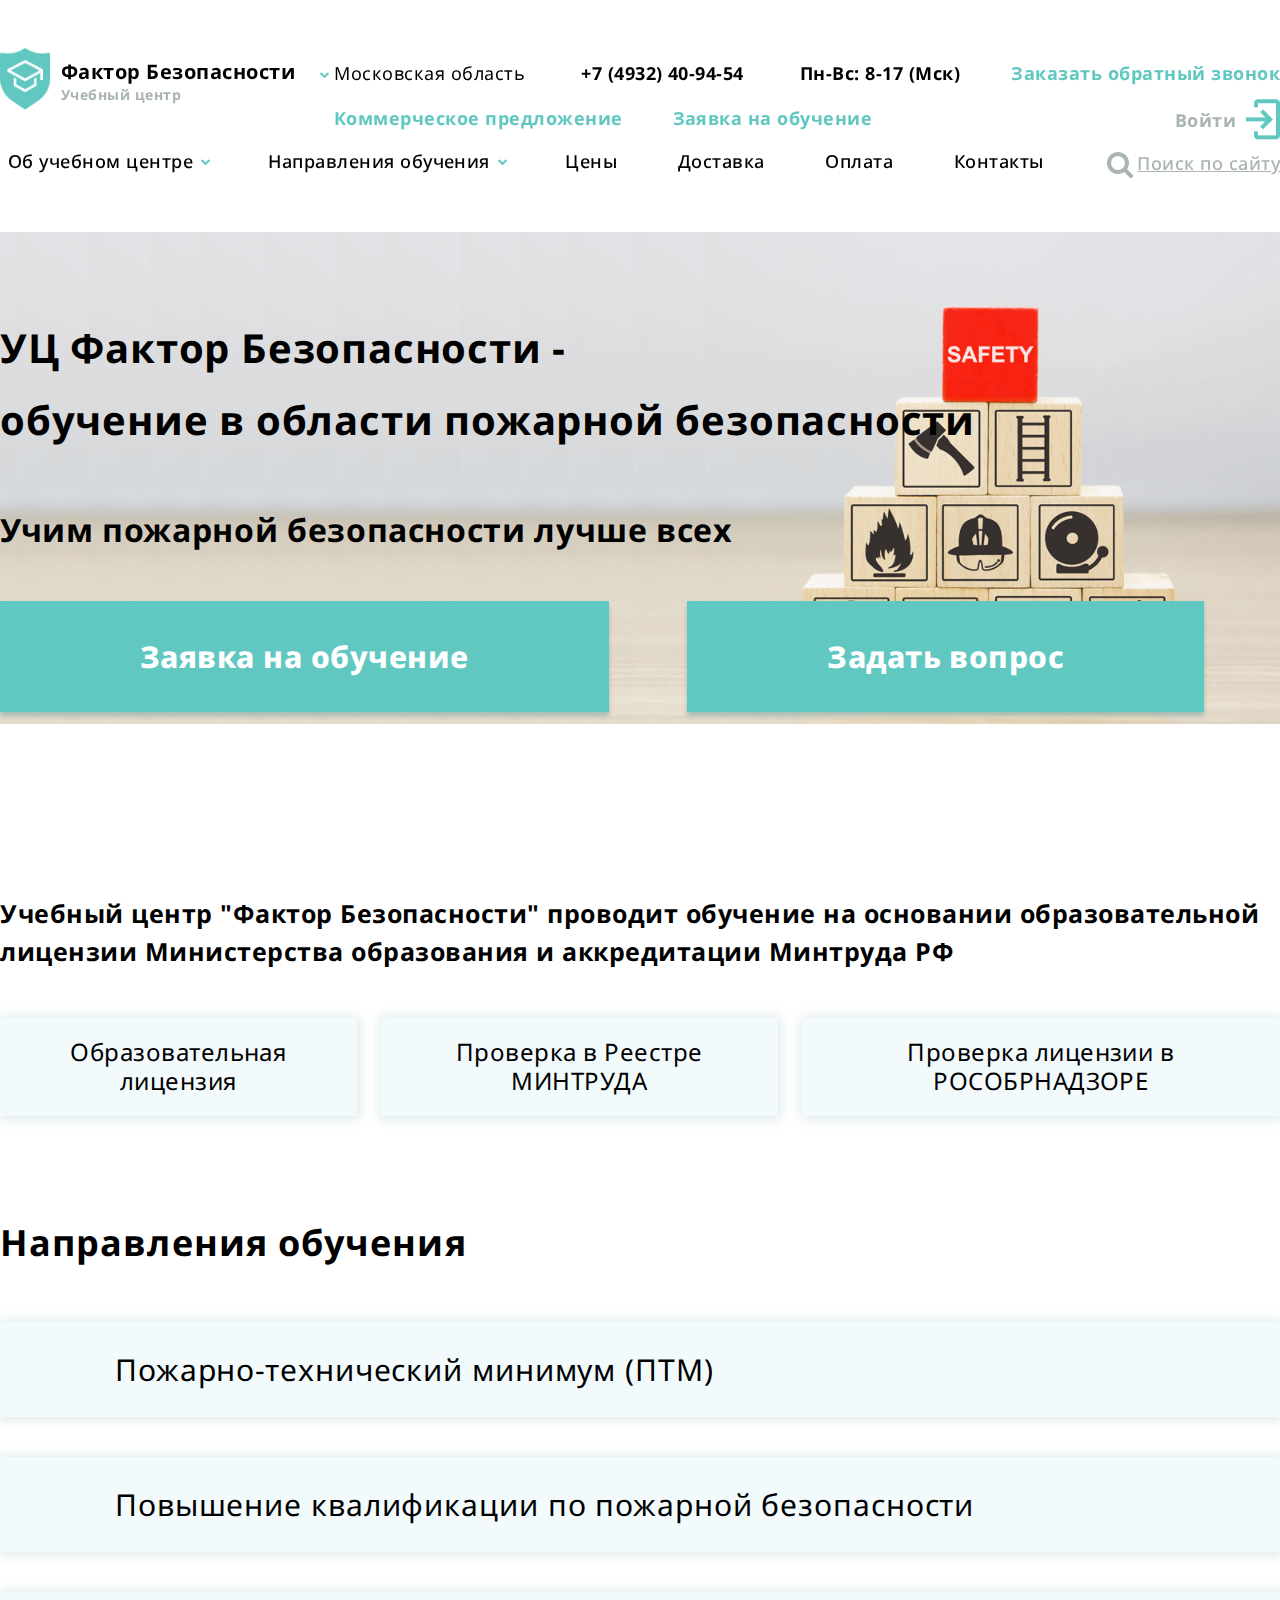
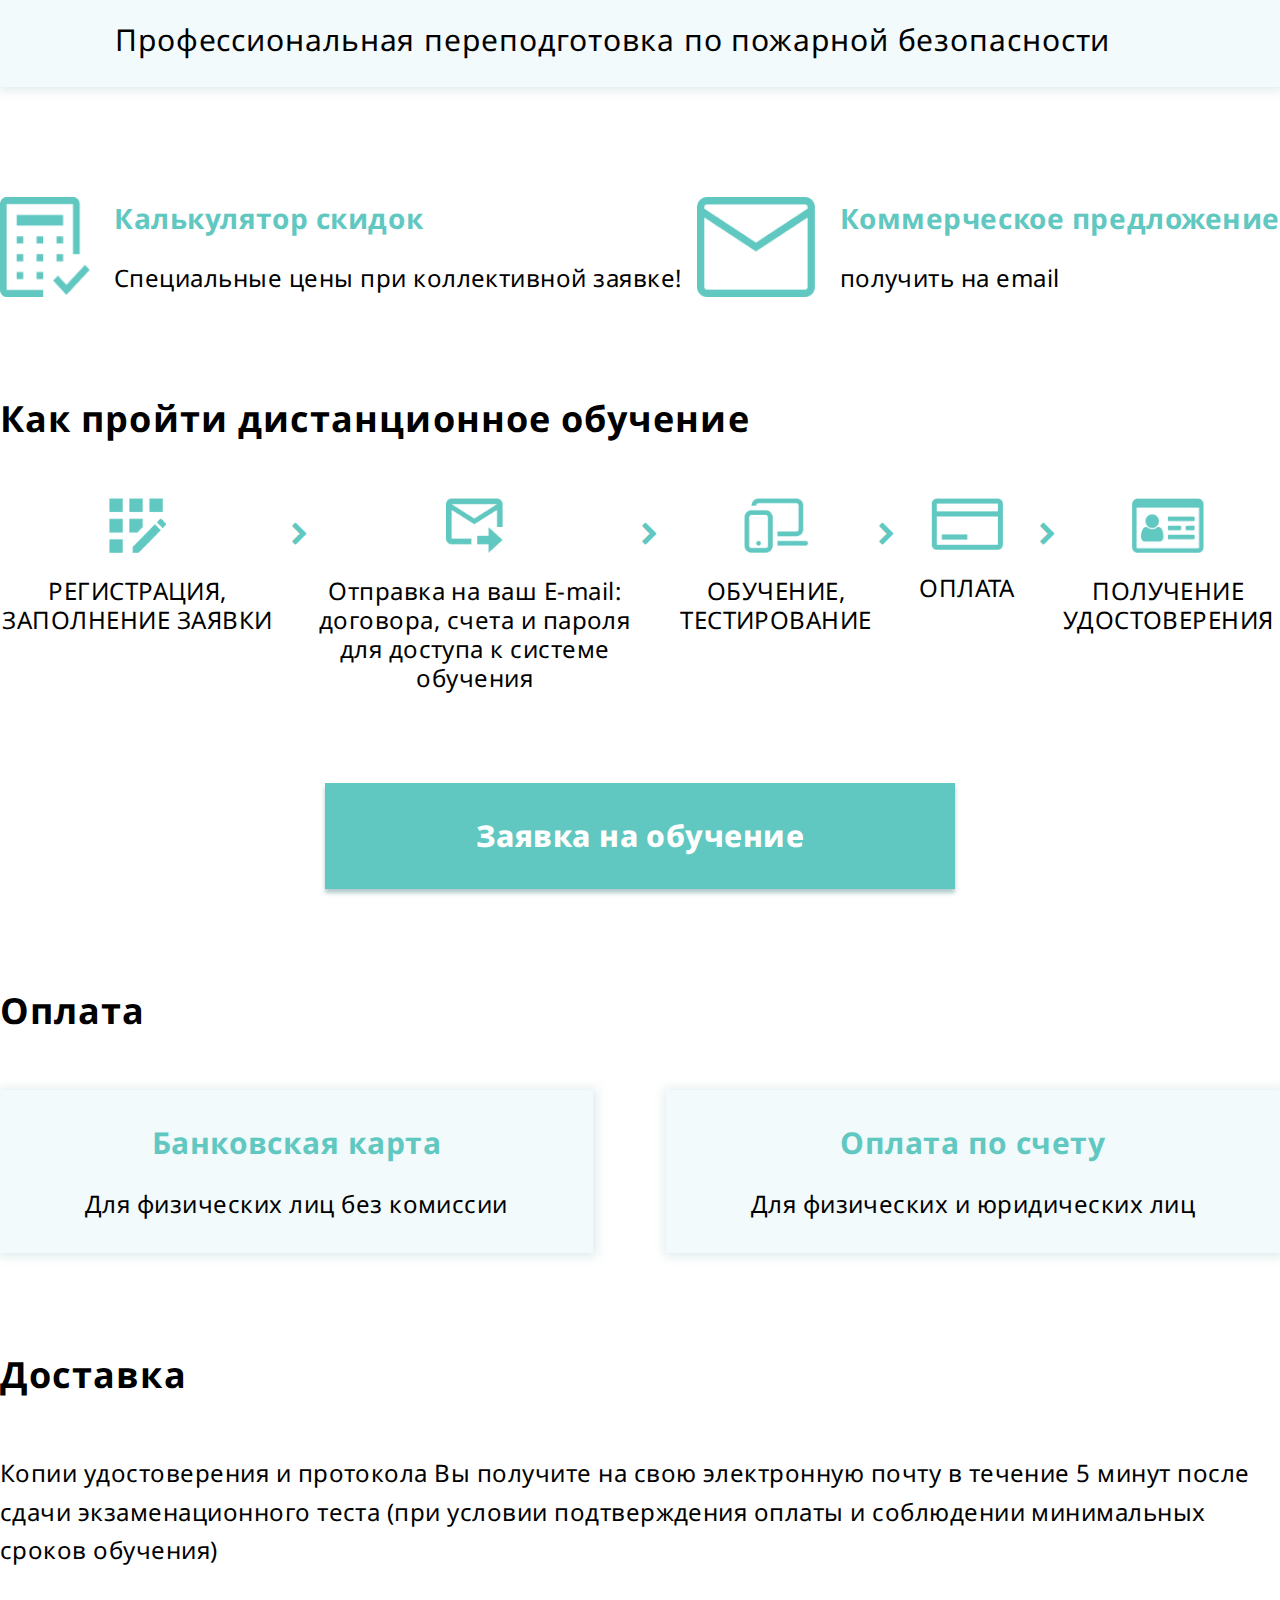
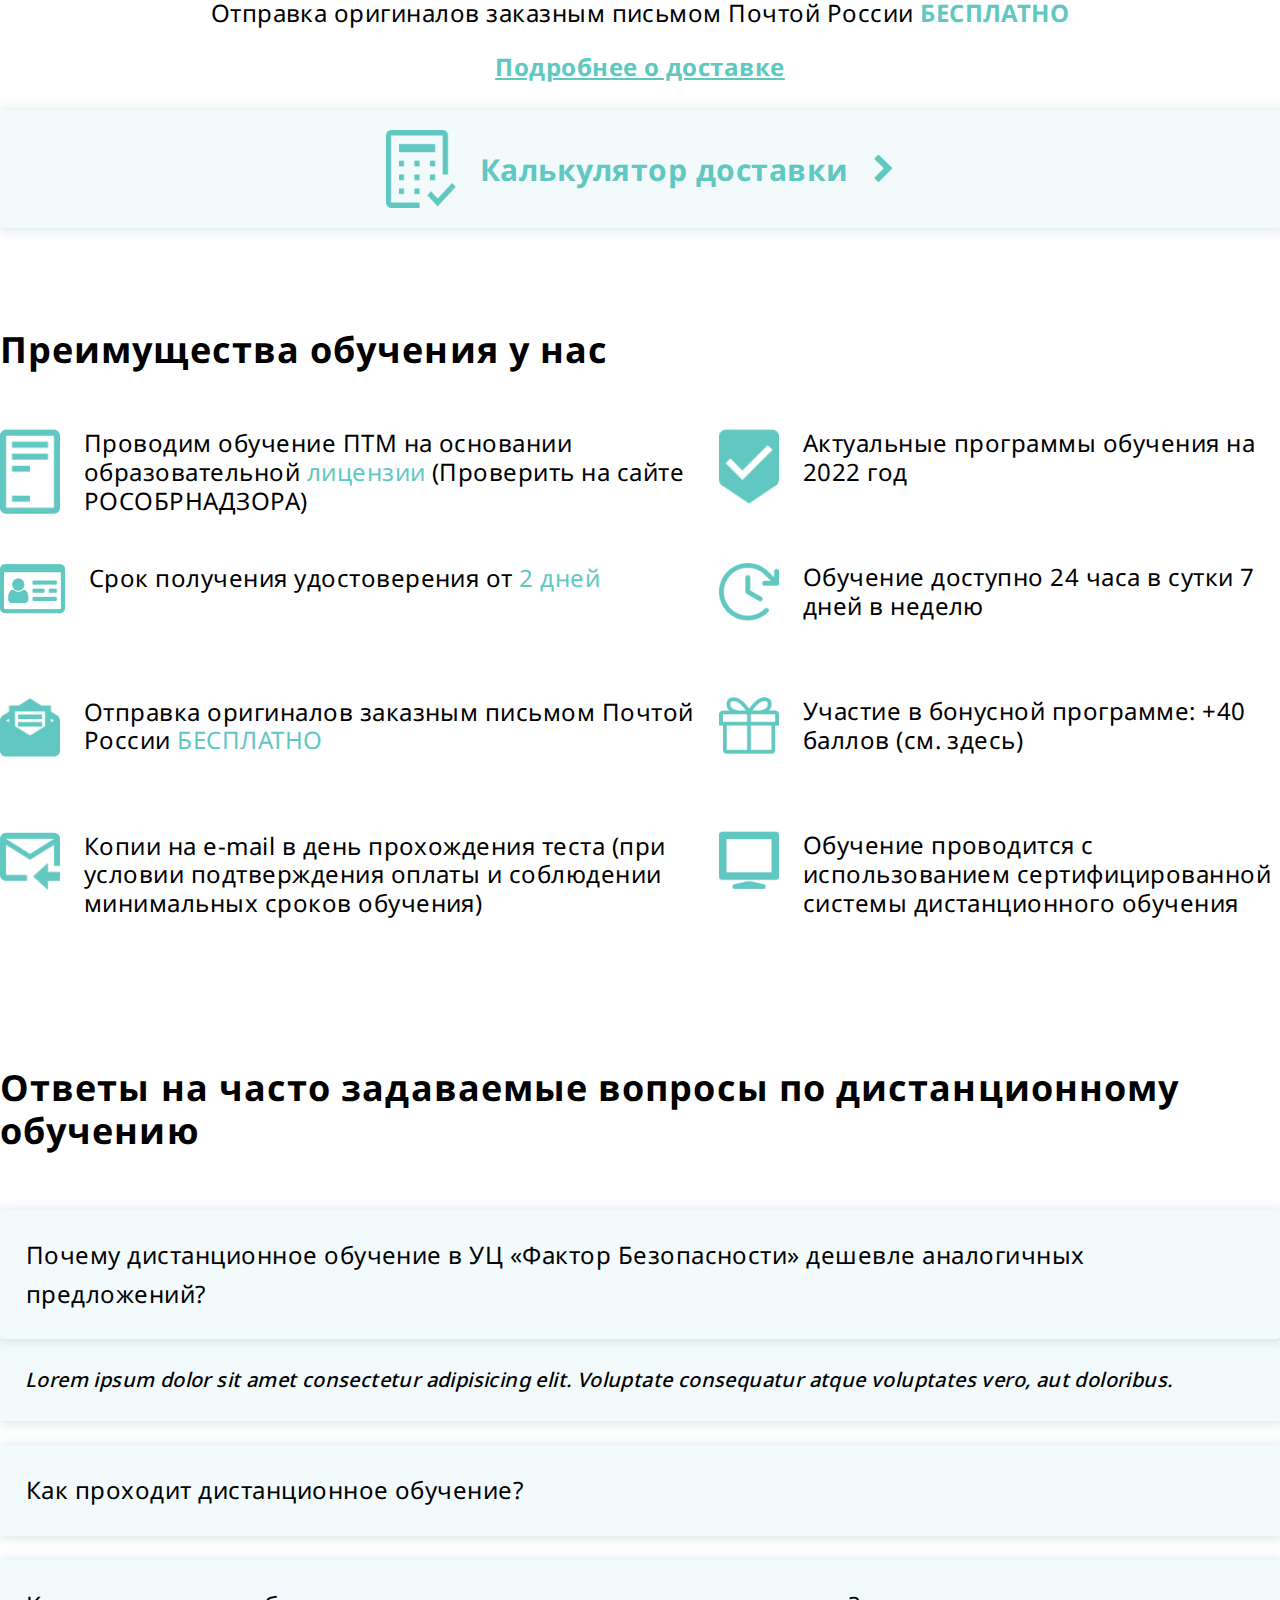
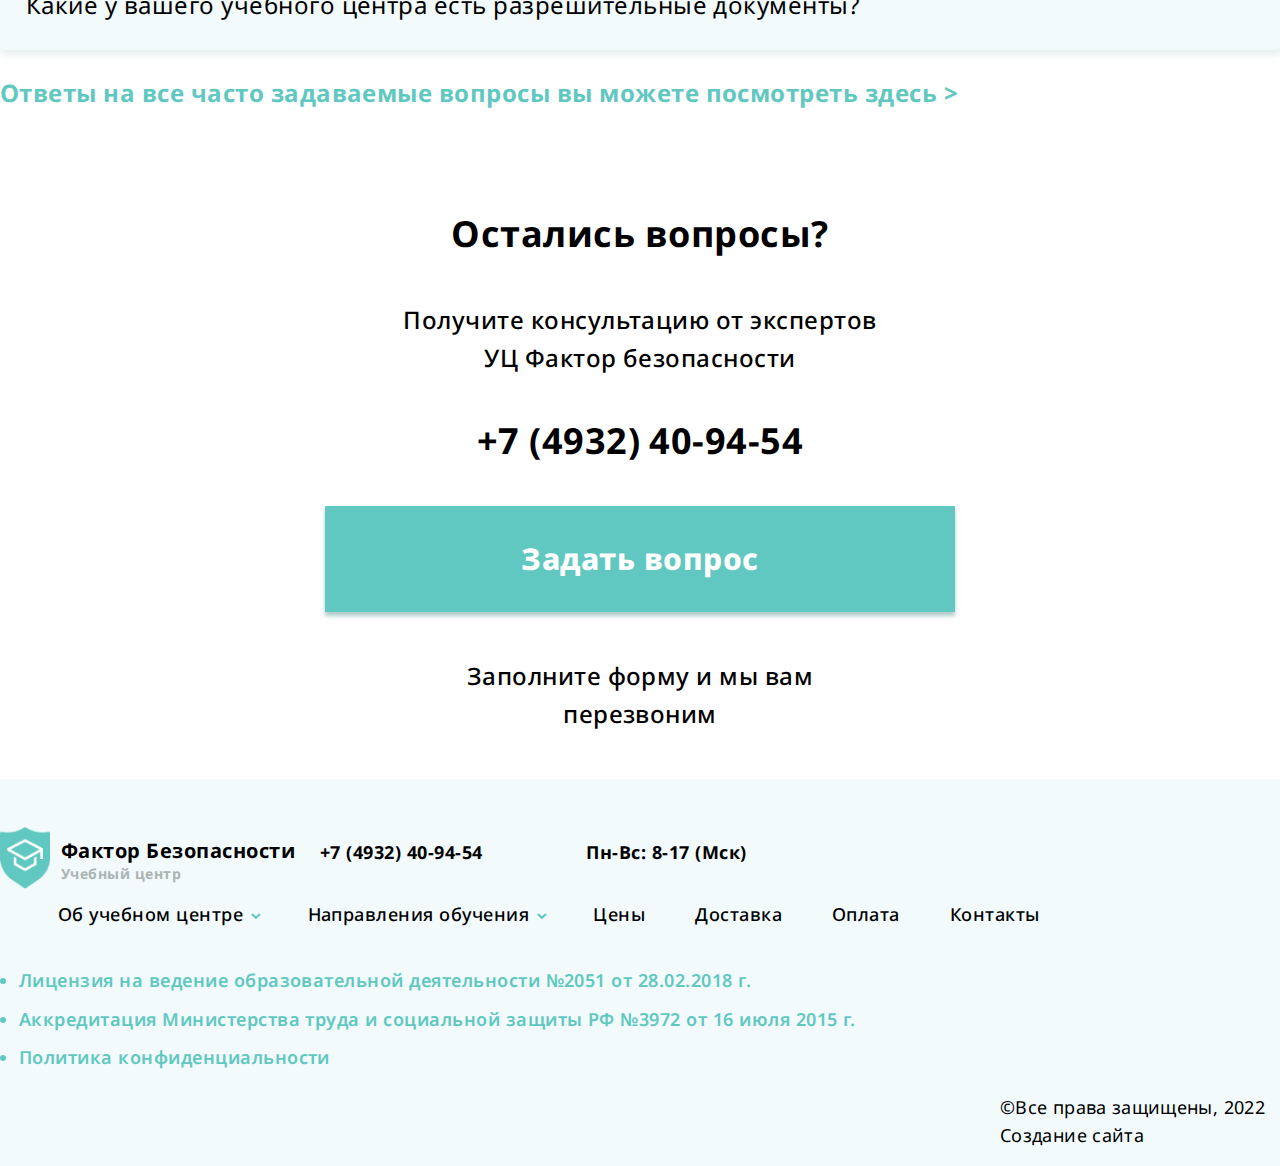
<file: layout/index.html>
<!DOCTYPE html>
<html lang="ru">

<head>
    <meta charset="UTF-8" />
    <meta http-equiv="X-UA-Compatible" content="IE=edge" />
    <meta name="viewport" content="width=device-width, initial-scale=1, shrink-to-fit=no" />
    <link rel="stylesheet" href="/layout/css/bootstrap.min.css" />
    <link rel="stylesheet" href="/layout/css/font-awesome.css" />
    <link rel="stylesheet" href="/layout/css/template_styles.css" />
    <title>fb-dpo.ru</title>
</head>

<body>
    <div class="sticky">
        <header>
            <div class="container-xl">
                <div class="row pt-5">
                    <div class="col-3 p-0">
                        <a href="/">
                            <div class="logo d-flex">
                                <div class="logo_img"></div>
                                <div class="logo_text">
                                    <div class="pt-3 pb-2">Фактор Безопасности</div>
                                    <div>Учебный центр</div>
                                </div>
                            </div>
                        </a>
                    </div>
                    <div class="col-6 p-0 mt-3">
                        <div class="d-flex justify-content-between align-items-center">
                            <div class="select-region d-flex align-items-center">
                                <i class="fa fa-chevron-down text-light-green pr-1" aria-hidden="true"></i>
                                <span>Московская область</span>
                            </div>
                            <div class="header-phone">
                                <a href="tel:+74932409454">+7 (4932) 40-94-54</a>
                            </div>
                            <div class="header-time">Пн-Вс: 8-17 (Мск)</div>
                        </div>
                        <div class="d-flex header-bottom">
                            <div><a href="#">Коммерческое предложение</a></div>
                            <div>
                                <a href="#">Заявка на обучение</a>
                            </div>
                        </div>
                    </div>
                    <div class="col-3 p-0 mt-3 text-right">
                        <div class="callback">
                            <a href="#">Заказать обратный звонок</a>
                        </div>
                        <div class="come-in d-flex justify-content-end">
                            <a href="#" class="d-flex align-items-center">
                                <div>Войти</div>
                            </a>
                        </div>
                    </div>
                </div>
            </div>
        </header>
        <div class="container-xl p-0 pb-5">
            <nav class="navbar navbar-expand-lg p-0">
                <button class="navbar-toggler" type="button" data-toggle="collapse" data-target="#navbarSupportedContent" aria-controls="navbarSupportedContent" aria-expanded="false" aria-label="Переключатель навигации">
            <span class="navbar-toggler-icon"></span>
          </button>

                <div class="collapse navbar-collapse justify-content-between d-flex" id="navbarSupportedContent">
                    <ul class="navbar-nav justify-content-between col-10">
                        <li class="nav-item dropdown d-flex align-items-center">
                            <a class="nav-link dropdown-toggle" href="#" id="navbarDropdown" role="button" data-toggle="dropdown" aria-haspopup="true" aria-expanded="false">
                  Об учебном центре
                </a>
                            <div class="dropdown-menu" aria-labelledby="navbarDropdown">
                                <a class="dropdown-item" href="#"><i class="fa fa-circle" aria-hidden="true"></i>О нас</a
                  >

                  <a class="dropdown-item" href="#"
                    ><i class="fa fa-circle" aria-hidden="true"></i>Документы</a
                  >

                  <a class="dropdown-item" href="#"
                    ><i class="fa fa-circle" aria-hidden="true"></i>Сведения об
                    образовательной организации</a
                  >

                  <a class="dropdown-item" href="#"
                    ><i class="fa fa-circle" aria-hidden="true"></i>Реквизиты</a
                  >

                  <a class="dropdown-item" href="#"
                    ><i class="fa fa-circle" aria-hidden="true"></i
                    >Вопрос-ответ</a
                  >

                  <a class="dropdown-item" href="#"
                    ><i class="fa fa-circle" aria-hidden="true"></i>Бонусная
                    программа</a
                  >
                </div>
                <i
                  class="fa fa-chevron-down text-light-green pr-1"
                  aria-hidden="true"
                ></i>
              </li>

              <li class="nav-item dropdown d-flex align-items-center">
                <a
                  class="nav-link dropdown-toggle"
                  href="#"
                  id="navbarDropdown"
                  role="button"
                  data-toggle="dropdown"
                  aria-haspopup="true"
                  aria-expanded="false"
                >
                  Направления обучения
                </a>
                                <div class="dropdown-menu" aria-labelledby="navbarDropdown">
                                    <a class="dropdown-item" href="#"><i class="fa fa-circle" aria-hidden="true"></i
                    >Пожарно-технический минимум</a
                  >
                  <a class="dropdown-item" href="#"
                    ><i class="fa fa-circle" aria-hidden="true"></i>Повышение
                    квалификации по пожарной безопасности</a
                  >
                  <a class="dropdown-item" href="#"
                    ><i class="fa fa-circle" aria-hidden="true"></i
                    >Профессиональная переподготовка по пожарной безопасности</a
                  >
                </div>
                <i
                  class="fa fa-chevron-down text-light-green pr-1"
                  aria-hidden="true"
                ></i>
              </li>

              <li class="nav-item">
                <a class="nav-link" href="#">Цены</a>
                        </li>
                        <li class="nav-item">
                            <a class="nav-link" href="#"> Доставка</a>
                        </li>
                        <li class="nav-item">
                            <a class="nav-link" href="#">Оплата</a>
                        </li>
                        <li class="nav-item">
                            <a class="nav-link" href="#">Контакты</a>
                        </li>
                    </ul>
                    <div class="position-relative">
                        <form class="nav-search position-absolute mb-0 align-items-center d-none">
                            <i class="fa fa-search pr-1 text-gray position-absolute pl-2" aria-hidden="true"></i>
                            <input class="mr-n2 magic-input" type="search" placeholder="Поиск..." />
                            <button class="text-white border-0">Найти</button>
                        </form>
                        <div class="d-flex text-gray search align-items-center">
                            <i class="fa fa-search pr-1" aria-hidden="true"></i>
                            <a href="#" class="text-gray text-underline magic-link">Поиск по сайту</a
                >
              </div>
            </div>
          </div>
        </nav>
      </div>
    </div>

    <div class="content">
      <div class="general-img mx-auto">
        <div class="container-xl px-0">
          <div class="general d-flex flex-column justify-content-between">
            <div>
              <div class="general-title">
                УЦ Фактор Безопасности - <br />обучение в области пожарной
                безопасности
              </div>
              <div class="general-description">
                Учим пожарной безопасности лучше всех
              </div>
            </div>
            <div class="general-link">
              <a class="text-white" href="">Заявка на обучение</a>
                            <a class="text-white" href="">Задать вопрос</a>
                        </div>
                    </div>
                    </div>
                    </div>
                    <div class="container-xl px-0">
                        <div class="educational-center pt-5">
                            <div class="educational-center_title pb-5">
                                Учебный центр "Фактор Безопасности" проводит обучение на основании образовательной лицензии Министерства образования и аккредитации Минтруда РФ
                            </div>
                            <div class="educational-center_link d-flex">
                                <a class="text-center" href="">Образовательная лицензия</a>
                                <a class="text-center mx-4" class="mx-4" href="">Проверка в Реестре МИНТРУДА</a
            >
            <a class="text-center" href="">Проверка лицензии в РОСОБРНАДЗОРЕ</a>
                            </div>
                        </div>

                        <div class="directions-of-study">
                            <h2>Направления обучения</h2>
                            <div class="directions-of-study_link">
                                <a href="">
                                    <div>Пожарно-технический минимум (ПТМ)</div>
                                </a>
                                <a href="">
                                    <div>Повышение квалификации по пожарной безопасности</div>
                                </a>
                                <a href="">
                                    <div>
                                        Профессиональная переподготовка по пожарной безопасности
                                    </div>
                                </a>
                            </div>
                        </div>

                        <div class="d-flex offer-calculator justify-content-between">
                            <div class="d-flex">
                                <div class="offer-calculator_calc mr-4"></div>
                                <div class="d-flex flex-column justify-content-between">
                                    <div class="offer-calculator_calc__title">
                                        <a href="">Калькулятор скидок</a>
                                    </div>
                                    <div>Специальные цены при коллективной заявке!</div>
                                </div>
                            </div>
                            <div class="d-flex">
                                <div class="offer-calculator_letter mr-4"></div>
                                <div class="d-flex flex-column justify-content-between">
                                    <div class="offer-calculator_calc__title">
                                        <a href="">Коммерческое предложение</a>
                                    </div>
                                    <div>получить на email</div>
                                </div>
                            </div>
                        </div>

                        <div class="steps">
                            <h2>Как пройти дистанционное обучение</h2>
                            <div class="d-flex">
                                <div class="text-center">
                                    <img class="pb-4" src="/layout/img/step1.png" alt="step1" />
                                    <div class="step_text">РЕГИСТРАЦИЯ, ЗАПОЛНЕНИЕ ЗАЯВКИ</div>
                                </div>
                                <i class="fa fa-chevron-right text-light-green pt-4 pl-3" aria-hidden="true"></i>

                                <div class="text-center">
                                    <img class="pb-4" src="/layout/img/step2.png" alt="step2" />
                                    <div class="step_text">
                                        Отправка на ваш E-mail: договора, счета и пароля для доступа к системе обучения
                                    </div>
                                </div>
                                <i class="fa fa-chevron-right text-light-green pt-4 pr-3" aria-hidden="true"></i>

                                <div class="text-center">
                                    <img class="pb-4" src="/layout/img/step3.png" alt="step3" />
                                    <div class="step_text">ОБУЧЕНИЕ, ТЕСТИРОВАНИЕ</div>
                                </div>
                                <i class="fa fa-chevron-right text-light-green pt-4 pr-4" aria-hidden="true"></i>

                                <div class="text-center">
                                    <img class="pb-4" src="/layout/img/step4.png" alt="step4" />
                                    <div class="step_text">ОПЛАТА</div>
                                </div>
                                <i class="fa fa-chevron-right text-light-green pt-4 pl-4" aria-hidden="true"></i>

                                <div class="text-center">
                                    <img class="pb-4" src="/layout/img/step5.png" alt="step5" />
                                    <div class="step_text">ПОЛУЧЕНИЕ УДОСТОВЕРЕНИЯ</div>
                                </div>
                            </div>
                        </div>

                        <a href="" class="d-flex justify-content-center text-center text-white">
                            <div class="application-for-training">Заявка на обучение</div>
                        </a>

                        <h2>Оплата</h2>
                        <div class="d-flex justify-content-between payment">
                            <a href="">
                                <div class="text-center">
                                    <div class="payment_title">Банковская карта</div>
                                    <div class="text-black">Для физических лиц без комиссии</div>
                                </div>
                            </a>
                            <a href="">
                                <div class="text-center">
                                    <div class="payment_title">Оплата по счету</div>
                                    <div class="text-black">Для физических и юридических лиц</div>
                                </div>
                            </a>
                        </div>

                        <h2>Доставка</h2>
                        <div class="pb-4">
                            Копии удостоверения и протокола Вы получите на свою электронную почту в течение 5 минут после сдачи экзаменационного теста (при условии подтверждения оплаты и соблюдении минимальных сроков обучения)
                        </div>
                        <div class="text-center pb-4">
                            <div class="pb-3">
                                Отправка оригиналов заказным письмом Почтой России
                                <span class="text-light-green font-weight-bold">БЕСПЛАТНО</span>
                            </div>
                            <div>
                                <a href="" class="text-underline font-weight-bold">Подробнее о доставке
            </a>
                            </div>
                        </div>
                        <a href="">
                            <div class="d-flex justify-content-center align-items-center calc-delivery">
                                <img src="/layout/img/calc.png" alt="calc" />
                                <div class="px-4">Калькулятор доставки</div>
                                <i class="fa fa-chevron-right text-light-green" aria-hidden="true"></i>
                            </div>
                        </a>

                        <h2>Преимущества обучения у нас</h2>
                        <div class="d-flex advantages">
                            <div>
                                <div class="d-flex pb-5">
                                    <div class="advantages1 mr-4"></div>
                                    <div class="advantages_text">
                                        Проводим обучение ПТМ на основании образовательной
                                        <a href="">лицензии</a> (Проверить на сайте РОСОБРНАДЗОРА)
                                    </div>
                                </div>
                                <div class="d-flex pb-5">
                                    <div class="advantages2 mr-4"></div>
                                    <div class="advantages_text">
                                        Срок получения удостоверения от
                                        <span class="text-light-green">2 дней</span>
                                    </div>
                                </div>
                                <div class="d-flex pb-5">
                                    <div class="advantages3 mr-4"></div>
                                    <div class="advantages_text">
                                        Отправка оригиналов заказным письмом Почтой России
                                        <span class="text-light-green">БЕСПЛАТНО</span>
                                    </div>
                                </div>
                                <div class="d-flex pb-5">
                                    <div class="advantages4 mr-4"></div>
                                    <div class="advantages_text">
                                        Копии на e-mail в день прохождения теста (при условии подтверждения оплаты и соблюдении минимальных сроков обучения)
                                    </div>
                                </div>
                            </div>
                            <div>
                                <div class="d-flex pb-5">
                                    <div class="advantages5 mr-4"></div>
                                    <div class="advantages_text">
                                        Актуальные программы обучения на 2022 год
                                    </div>
                                </div>
                                <div class="d-flex pb-5">
                                    <div class="advantages6 mr-4"></div>
                                    <div class="advantages_text">
                                        Обучение доступно 24 часа в сутки 7 дней в неделю
                                    </div>
                                </div>
                                <div class="d-flex pb-5">
                                    <div class="advantages7 mr-4"></div>
                                    <div class="advantages_text">
                                        Участие в бонусной программе: +40 баллов (см. здесь)
                                    </div>
                                </div>
                                <div class="d-flex pb-5">
                                    <div class="advantages8 mr-4"></div>
                                    <div class="advantages_text">
                                        Обучение проводится с использованием сертифицированной системы дистанционного обучения
                                    </div>
                                </div>
                            </div>
                        </div>
                        <h2>Ответы на часто задаваемые вопросы по дистанционному обучению</h2>

                        <div class="accordion" id="accordionExample">
                            <div class="mb-4">
                                <div id="headingOne">
                                    <button class="btn w-100 text-left" type="button" data-toggle="collapse" data-target="#collapseOne" aria-expanded="true" aria-controls="collapseOne">
                Почему дистанционное обучение в УЦ «Фактор Безопасности» дешевле
                аналогичных предложений?
              </button>
                                </div>

                                <div id="collapseOne" class="collapse show" aria-labelledby="headingOne" data-parent="#accordionExample">
                                    Lorem ipsum dolor sit amet consectetur adipisicing elit. Voluptate consequatur atque voluptates vero, aut doloribus.
                                </div>
                            </div>

                            <div class="mb-4">
                                <div id="headingTwo">
                                    <button class="btn w-100 text-left collapsed" type="button" data-toggle="collapse" data-target="#collapseTwo" aria-expanded="false" aria-controls="collapseTwo">
                Как проходит дистанционное обучение?
              </button>
                                </div>
                                <div id="collapseTwo" class="collapse" aria-labelledby="headingTwo" data-parent="#accordionExample">
                                    Lorem ipsum dolor sit amet consectetur adipisicing elit. Quidem ad officiis aut sit minus rem repellendus blanditiis perferendis minima nemo.
                                </div>
                            </div>
                            <div class="mb-4">
                                <div id="headingThree">
                                    <button class="btn w-100 text-left collapsed" type="button" data-toggle="collapse" data-target="#collapseThree" aria-expanded="false" aria-controls="collapseThree">
                Какие у вашего учебного центра есть разрешительные документы?
              </button>
                                </div>
                                <div id="collapseThree" class="collapse" aria-labelledby="headingThree" data-parent="#accordionExample">
                                    Lorem ipsum dolor, sit amet consectetur adipisicing elit. Temporibus, assumenda.
                                </div>
                            </div>
                        </div>
                        <a href="" class="answers">Ответы на все часто задаваемые вопросы вы можете посмотреть здесь
          ></a
        >

        <div class="d-flex flex-column any-questions text-center mx-auto">
          <div class="any-questions_title">Остались вопросы?</div>
          <div class="any-questions_desc">
            Получите консультацию от экспертов УЦ Фактор безопасности
          </div>
          <div class="font-weight-bold">
            <a class="text-black" href="tel:+74932409454">+7 (4932) 40-94-54</a>
                    </div>
                    <div>
                        <a href="" class="d-flex justify-content-center text-center text-white">
                            <div class="application-for-training mb-0">Задать вопрос</div>
                        </a>
                    </div>
                    <div class="font-weight-medium">
                        Заполните форму и мы вам перезвоним
                    </div>
                </div>
        </div>
    </div>

    <footer>
        <div class="container-xl">
            <div class="row pt-5 pb-2">
                <div class="col-3 p-0">
                    <a href="/">
                        <div class="logo d-flex">
                            <div class="logo_img"></div>
                            <div class="logo_text">
                                <div class="pt-3 pb-2">Фактор Безопасности</div>
                                <div>Учебный центр</div>
                            </div>
                        </div>
                    </a>
                </div>
                <div class="col-4 mt-3 p-0">
                    <div class="d-flex justify-content-between align-items-center">
                        <div class="header-phone">
                            <a href="tel:+74932409454">+7 (4932) 40-94-54</a>
                        </div>
                        <div class="header-time">Пн-Вс: 8-17 (Мск)</div>
                    </div>
                </div>
            </div>
            <div class="nav-footer">
                <nav class="navbar navbar-expand-lg p-0">
                    <button class="navbar-toggler" type="button" data-toggle="collapse" data-target="#navbarFooter" aria-controls="navbarFooter" aria-expanded="false" aria-label="Переключатель навигации">
              <span class="navbar-toggler-icon"></span>
            </button>

                    <div class="collapse navbar-collapse justify-content-between d-flex" id="navbarFooter">
                        <ul class="navbar-nav justify-content-between col-10">
                            <li class="nav-item dropdown d-flex align-items-center">
                                <a class="nav-link dropdown-toggle" href="#" id="navbarDropdown" role="button" data-toggle="dropdown" aria-haspopup="true" aria-expanded="false">
                    Об учебном центре
                  </a>
                                <div class="dropdown-menu" aria-labelledby="navbarDropdown">
                                    <a class="dropdown-item" href="#"><i class="fa fa-circle" aria-hidden="true"></i>О нас</a
                    >

                    <a class="dropdown-item" href="#"
                      ><i class="fa fa-circle" aria-hidden="true"></i
                      >Документы</a
                    >

                    <a class="dropdown-item" href="#"
                      ><i class="fa fa-circle" aria-hidden="true"></i>Сведения
                      об образовательной организации</a
                    >

                    <a class="dropdown-item" href="#"
                      ><i class="fa fa-circle" aria-hidden="true"></i
                      >Реквизиты</a
                    >

                    <a class="dropdown-item" href="#"
                      ><i class="fa fa-circle" aria-hidden="true"></i
                      >Вопрос-ответ</a
                    >

                    <a class="dropdown-item" href="#"
                      ><i class="fa fa-circle" aria-hidden="true"></i>Бонусная
                      программа</a
                    >
                  </div>
                  <i
                    class="fa fa-chevron-down text-light-green pr-1"
                    aria-hidden="true"
                  ></i>
                </li>

                <li class="nav-item dropdown d-flex align-items-center">
                  <a
                    class="nav-link dropdown-toggle"
                    href="#"
                    id="navbarDropdown"
                    role="button"
                    data-toggle="dropdown"
                    aria-haspopup="true"
                    aria-expanded="false"
                  >
                    Направления обучения
                  </a>
                                    <div class="dropdown-menu" aria-labelledby="navbarDropdown">
                                        <a class="dropdown-item" href="#"><i class="fa fa-circle" aria-hidden="true"></i
                      >Пожарно-технический минимум</a
                    >
                    <a class="dropdown-item" href="#"
                      ><i class="fa fa-circle" aria-hidden="true"></i>Повышение
                      квалификации по пожарной безопасности</a
                    >
                    <a class="dropdown-item" href="#"
                      ><i class="fa fa-circle" aria-hidden="true"></i
                      >Профессиональная переподготовка по пожарной
                      безопасности</a
                    >
                  </div>
                  <i
                    class="fa fa-chevron-down text-light-green pr-1"
                    aria-hidden="true"
                  ></i>
                </li>

                <li class="nav-item">
                  <a class="nav-link" href="#">Цены</a>
                            </li>
                            <li class="nav-item">
                                <a class="nav-link" href="#"> Доставка</a>
                            </li>
                            <li class="nav-item">
                                <a class="nav-link" href="#">Оплата</a>
                            </li>
                            <li class="nav-item">
                                <a class="nav-link" href="#">Контакты</a>
                            </li>
                        </ul>
                        </div>
                </nav>
                </div>
                <div class="list-in-footer pt-4">
                    <ul class="pl-1">
                        <li>
                            <a href="http://">Лицензия на ведение образовательной деятельности №2051 от
                28.02.2018 г.</a
              >
            </li>
            <li>
              <a href="http://"
                >Аккредитация Министерства труда и социальной защиты РФ №3972 от
                16 июля 2015 г.</a
              >
            </li>
            <li>
              <a href="http://">Политика конфиденциальности</a>
                        </li>
                    </ul>
                </div>
                <div class="nord-soft d-flex flex-column align-items-end pb-3">
                    <div>
                        <div>©Все права защищены, 2022</div>
                        <div class="nord-soft_logo">
                            <a class="text-decoration-none" href="https://nordsoftware.ru/">
                                <span class="pr-2">Создание сайта</span>
                                <img src="/layout/img/nord-soft.png" loading="lazy" alt="nord-soft" />
                            </a>
                        </div>
                    </div>
                </div>
                </div>
    </footer>

    <script src="/layout/js/jquery-3.5.1.min.js"></script>
    <script src="/layout/js/popper.min.js"></script>
    <script src="/layout/js/bootstrap.min.js"></script>
    <script>
        $(document).ready(function() {
            $(".magic-link").click(function() {
                $(".nav-search").toggleClass("d-flex").toggleClass("d-none");
                $(".magic-input").focus();
                $(".search").toggleClass("d-flex").toggleClass("d-none");
            });
            $(document).mouseup(function(e) {
                var container = $(".nav-search");
                if (container.has(e.target).length === 0) {
                    container.addClass("d-none").removeClass("d-flex");
                    $(".search").addClass("d-flex").removeClass("d-none");
                }
            });
        });
    </script>
</body>

</html>
</file>
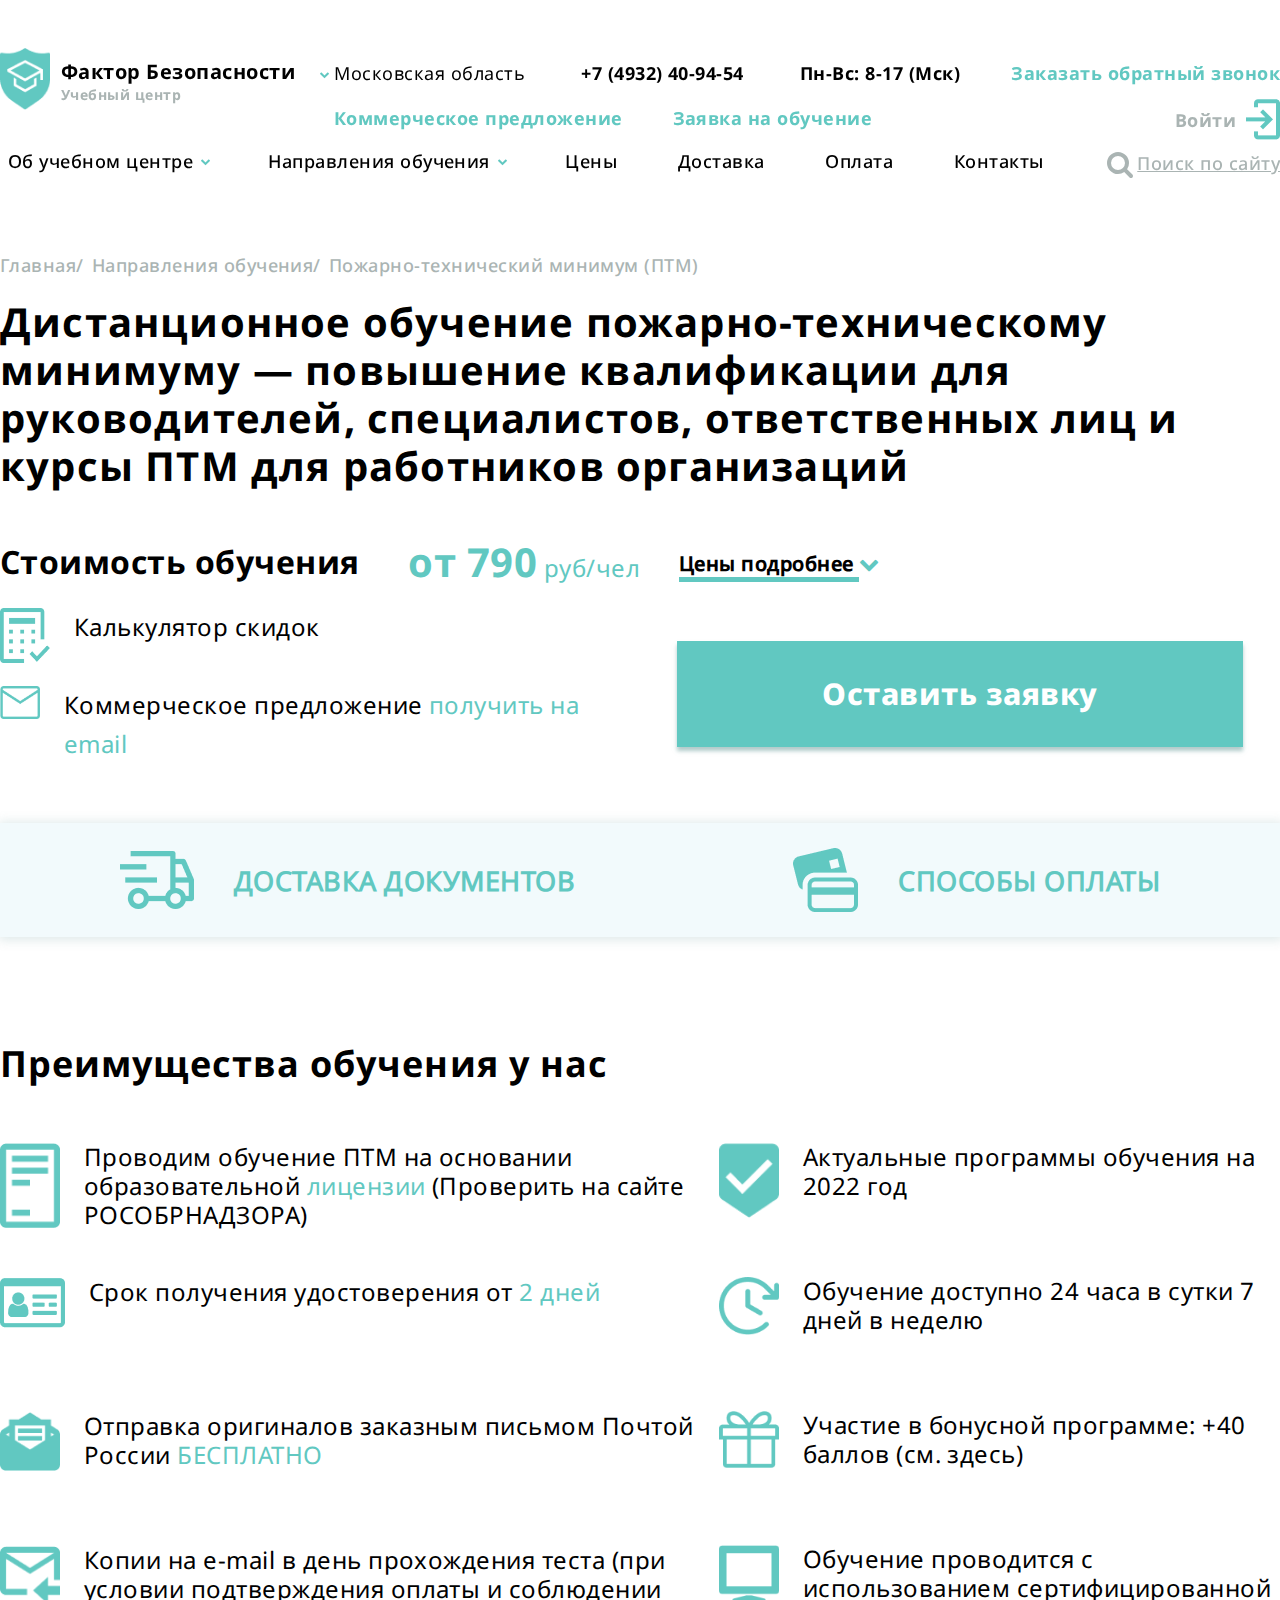
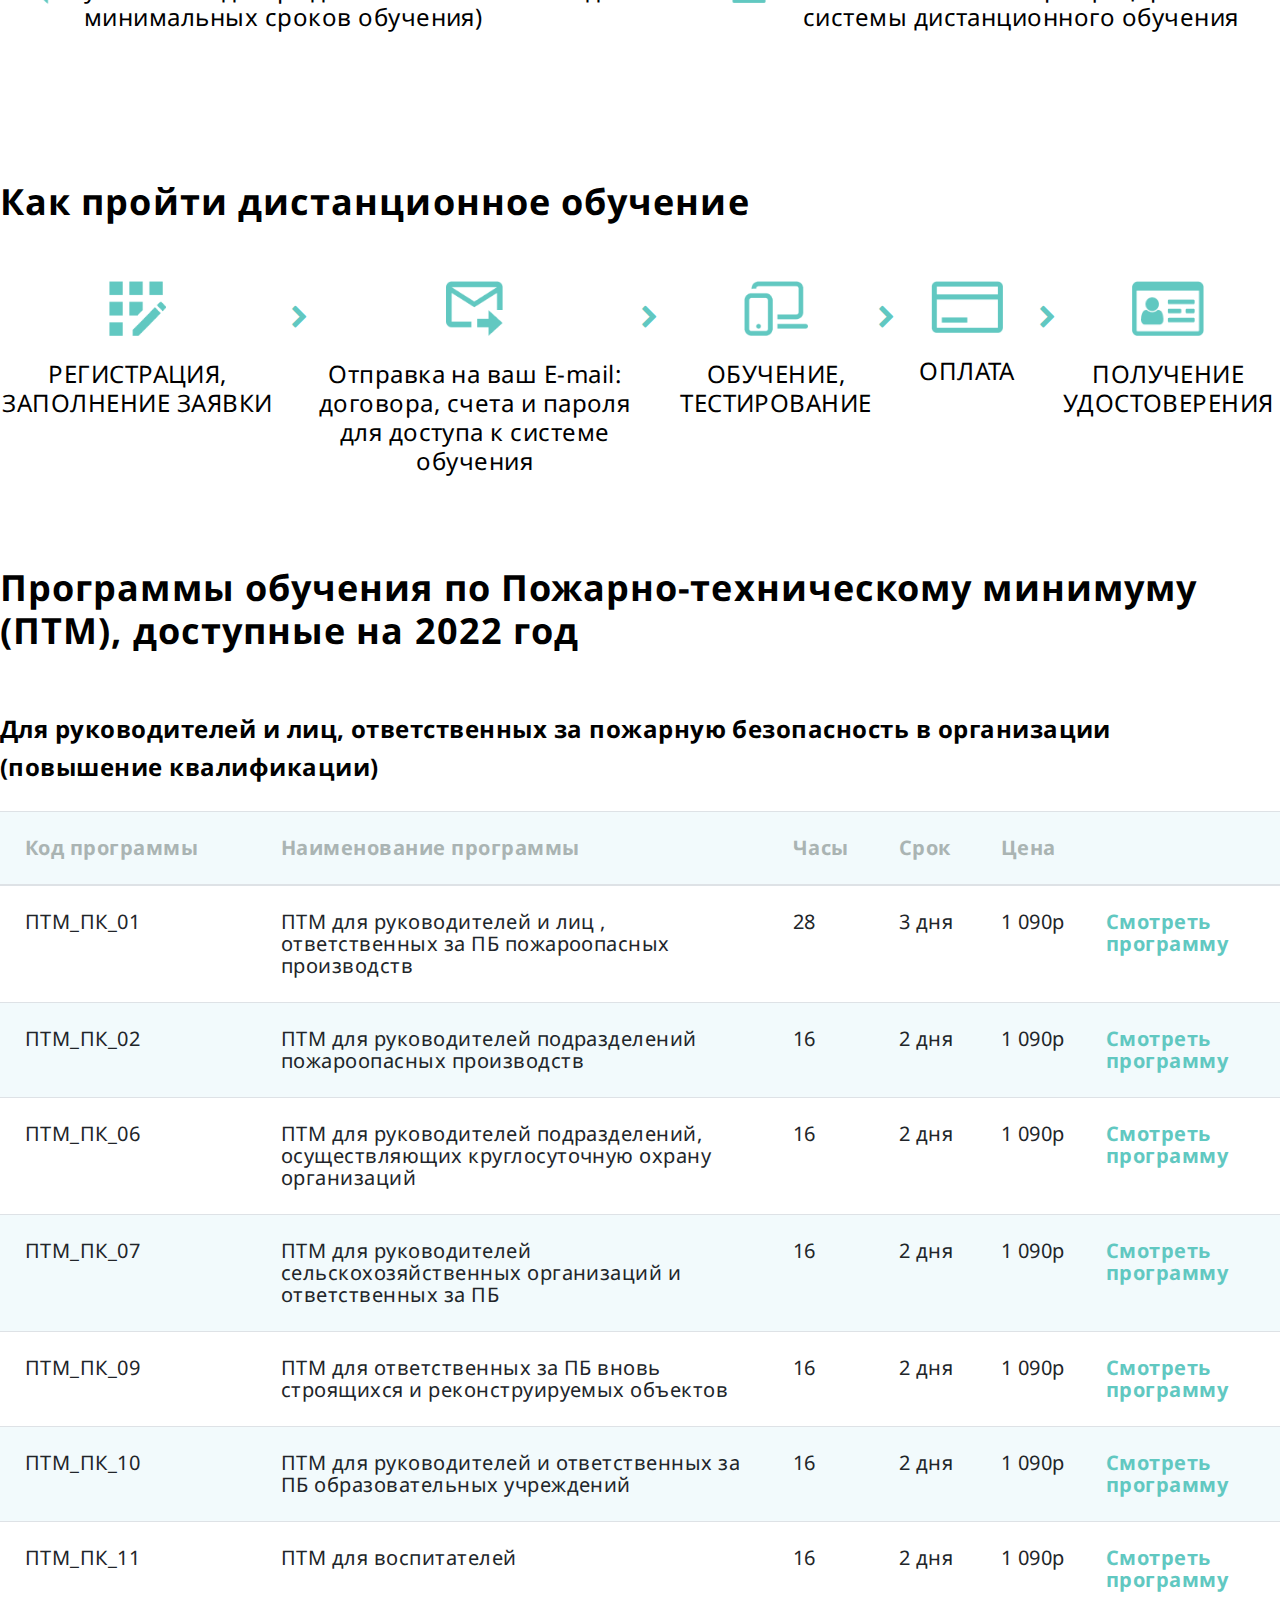
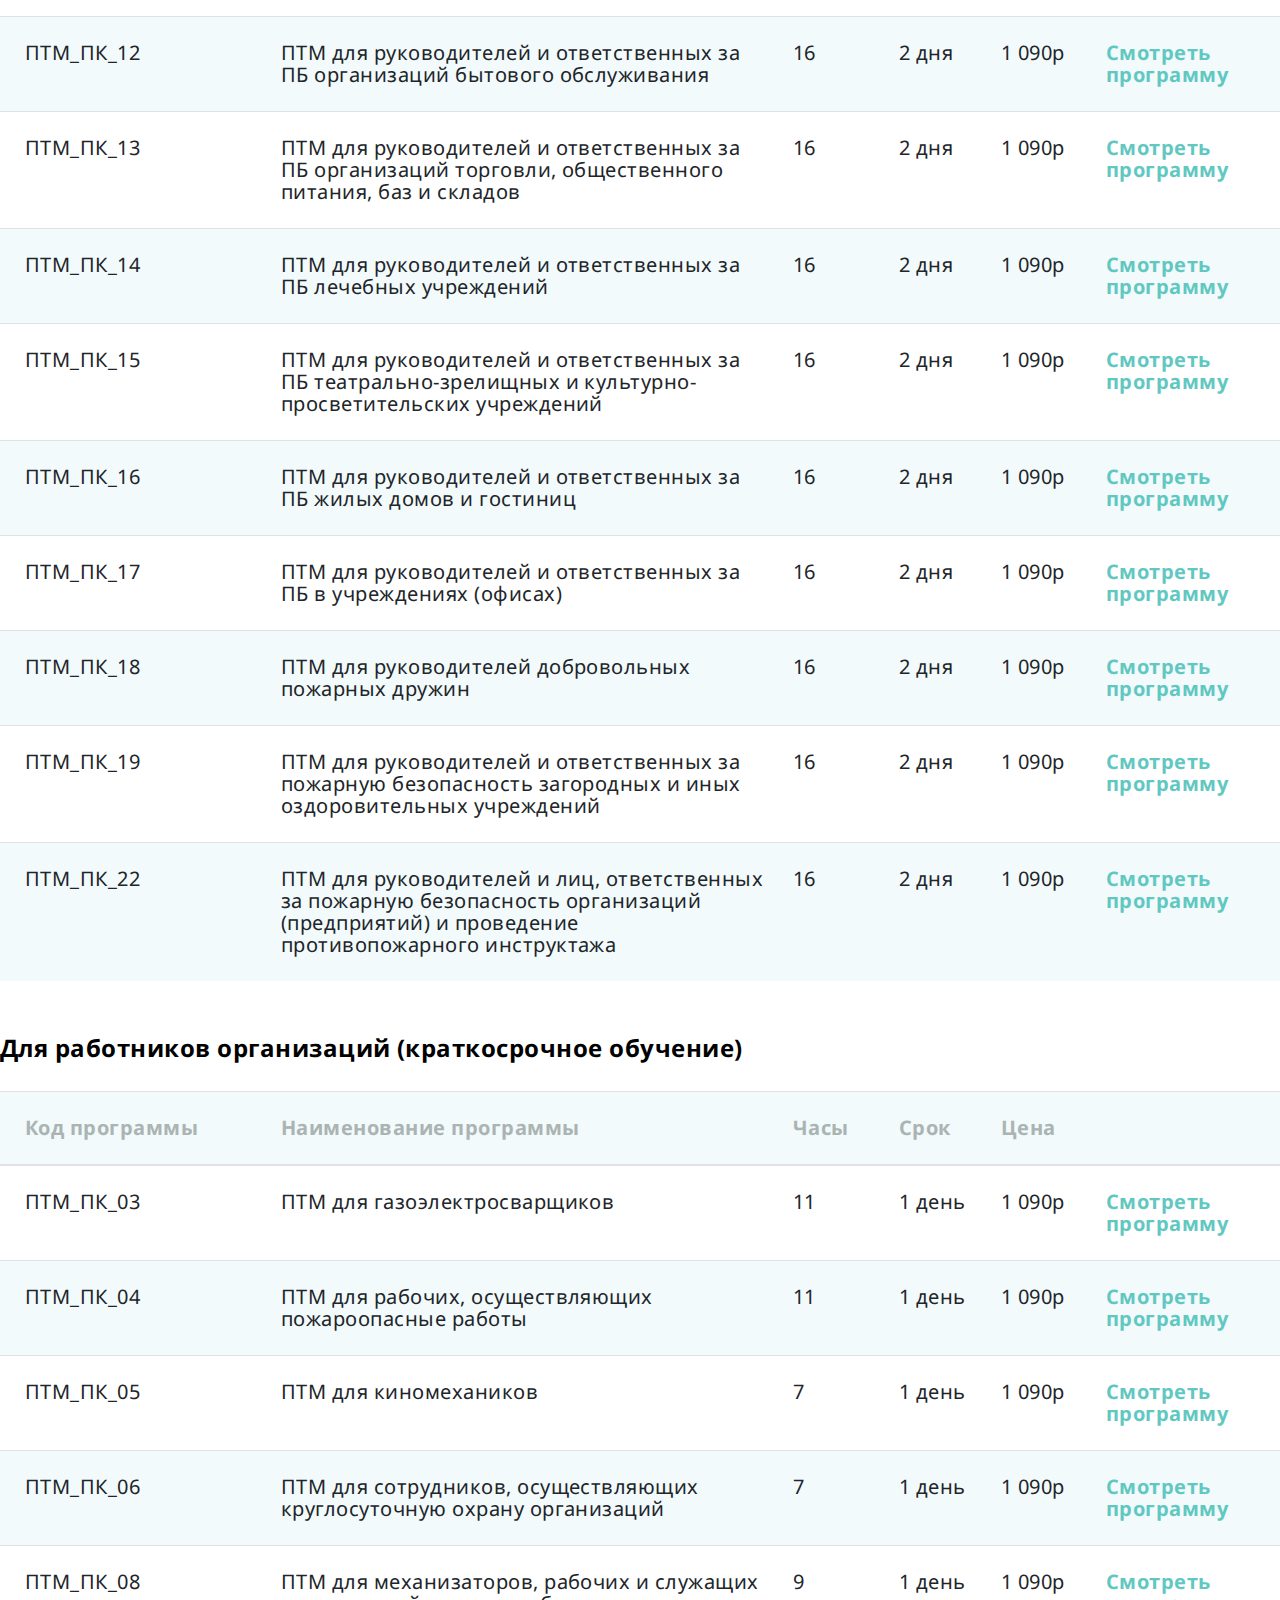
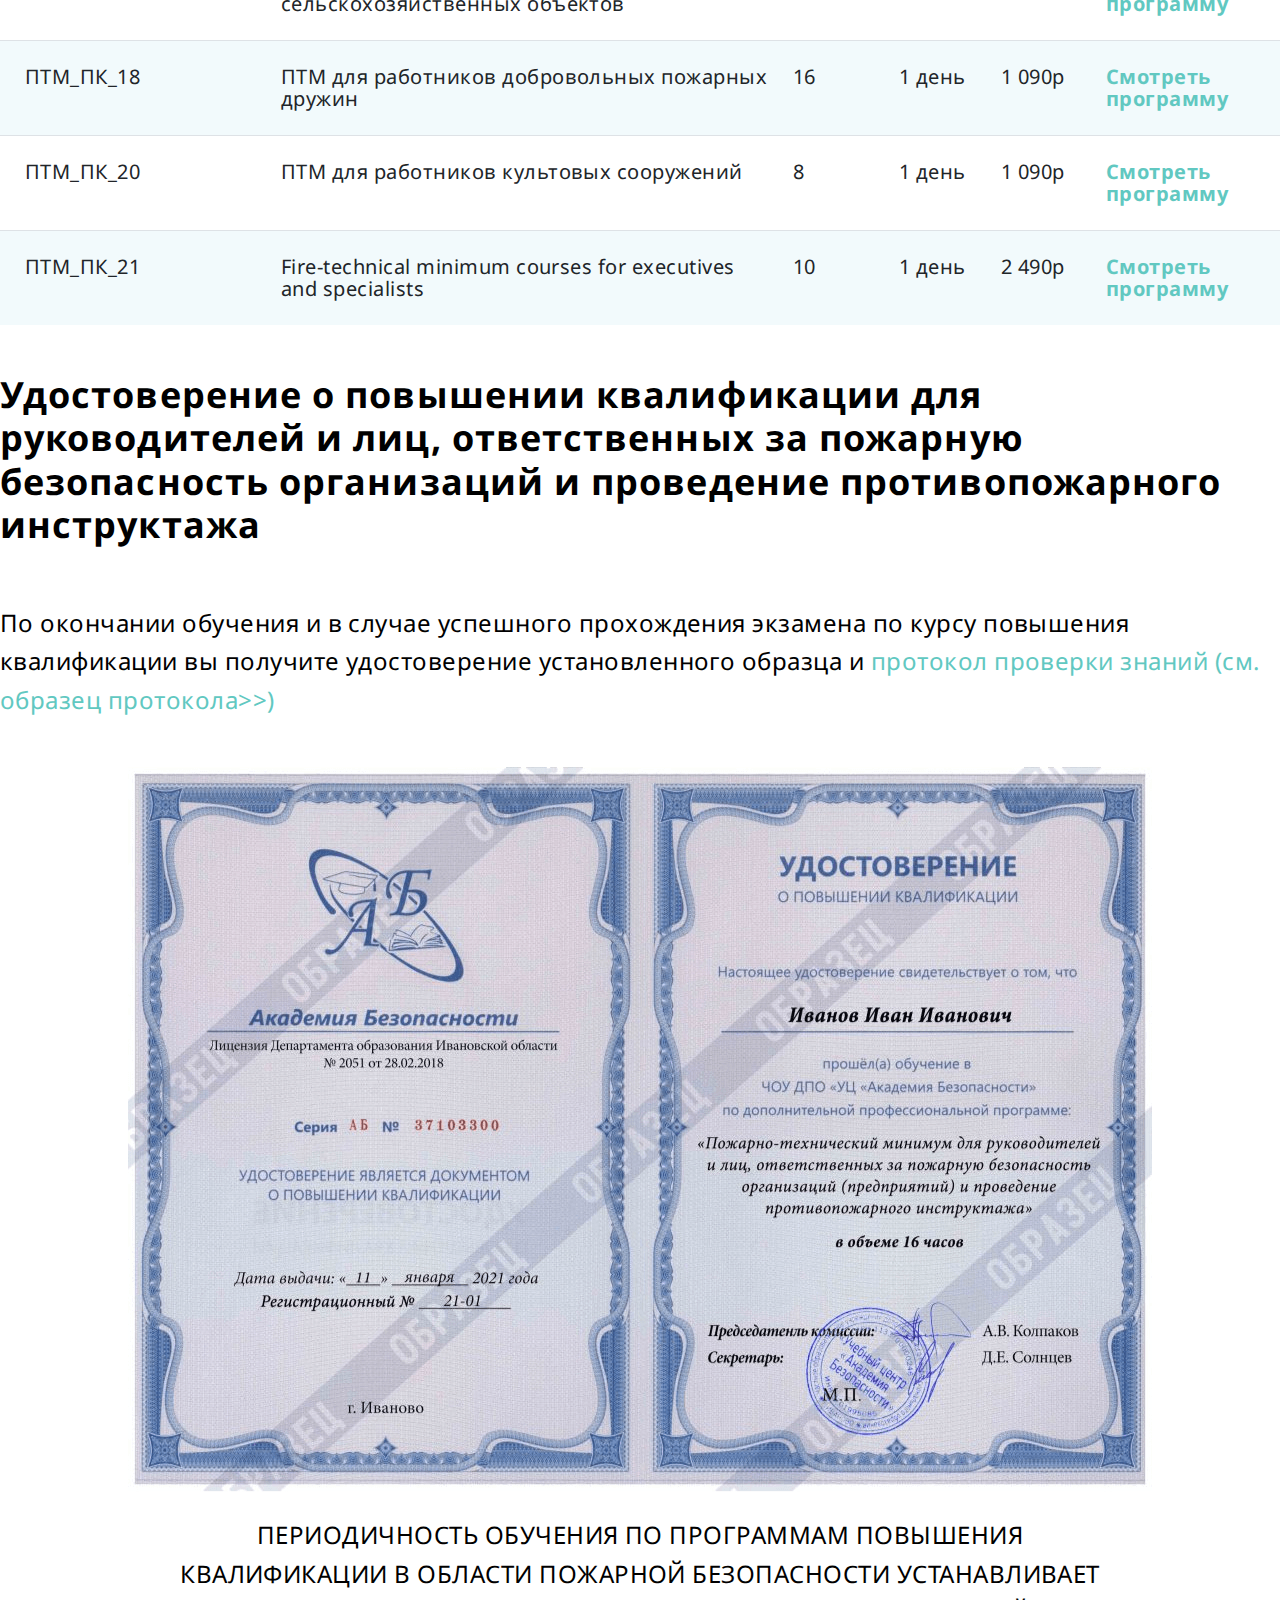
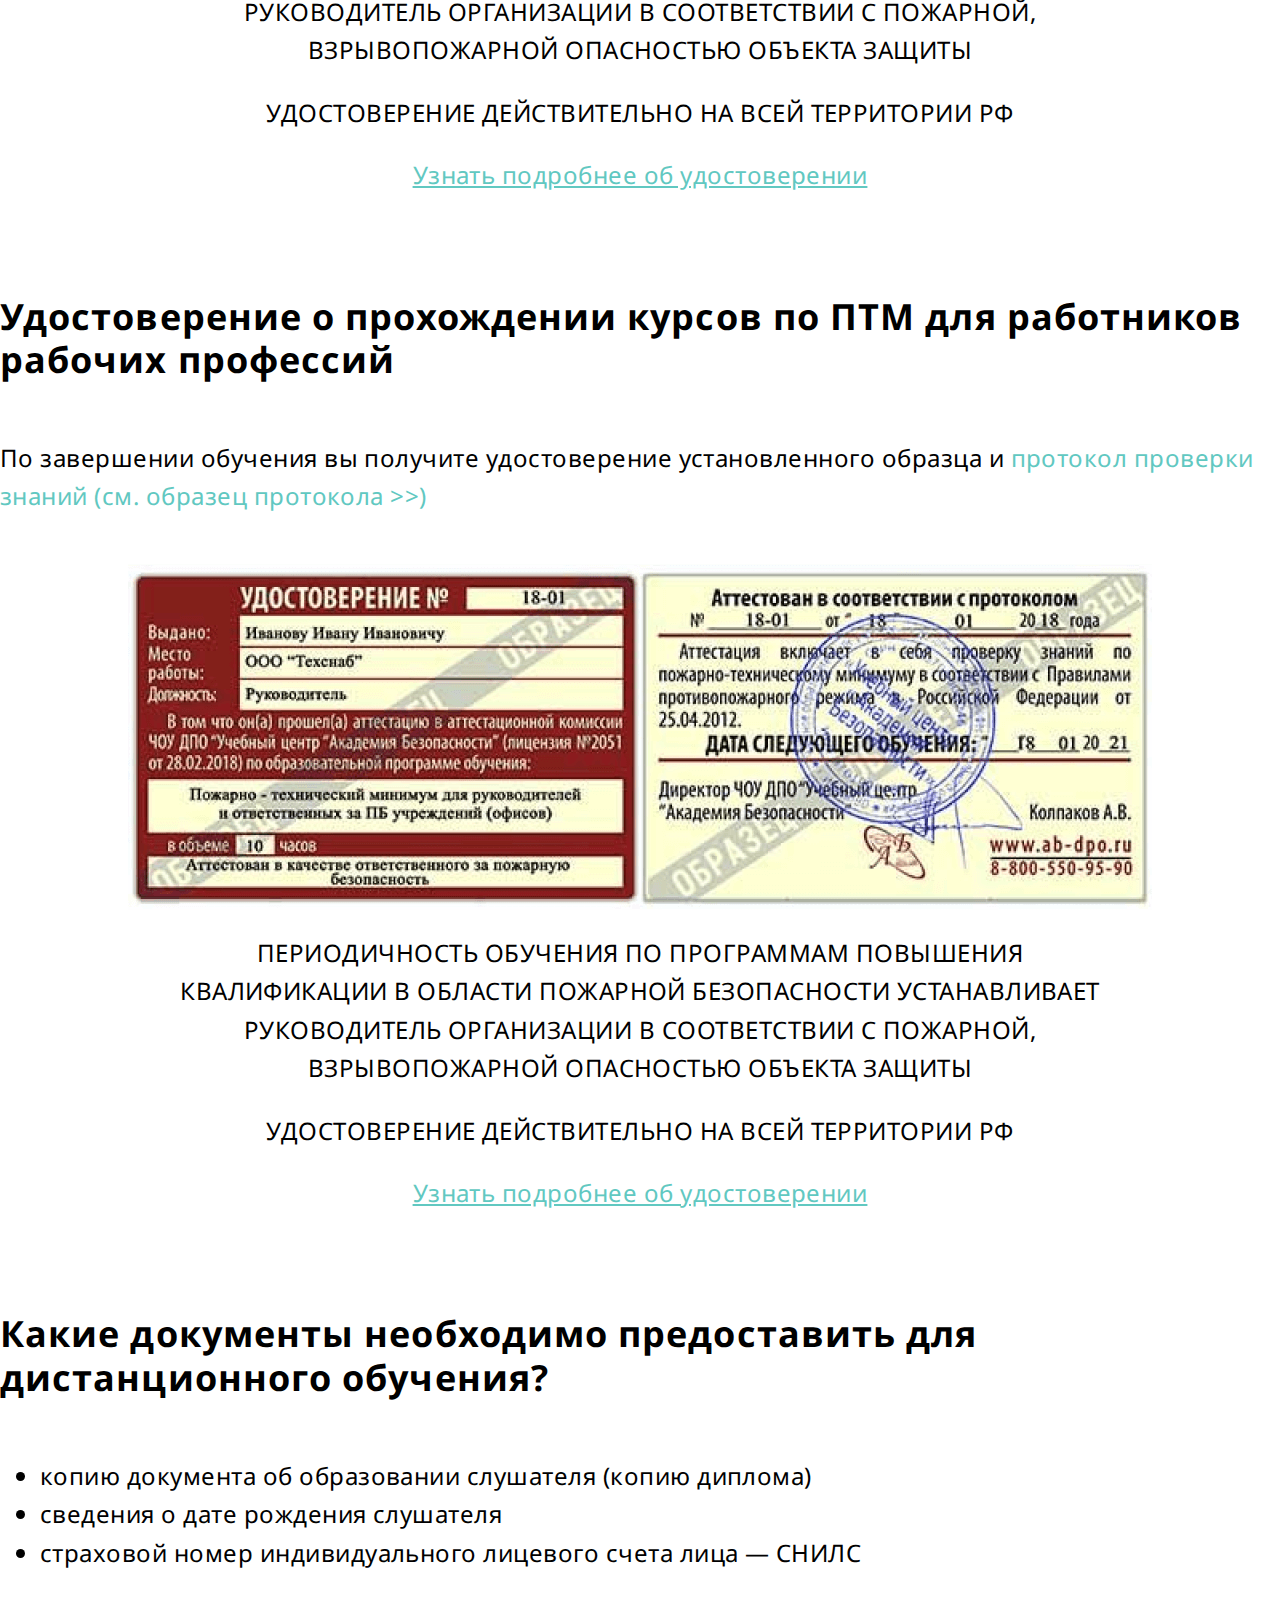
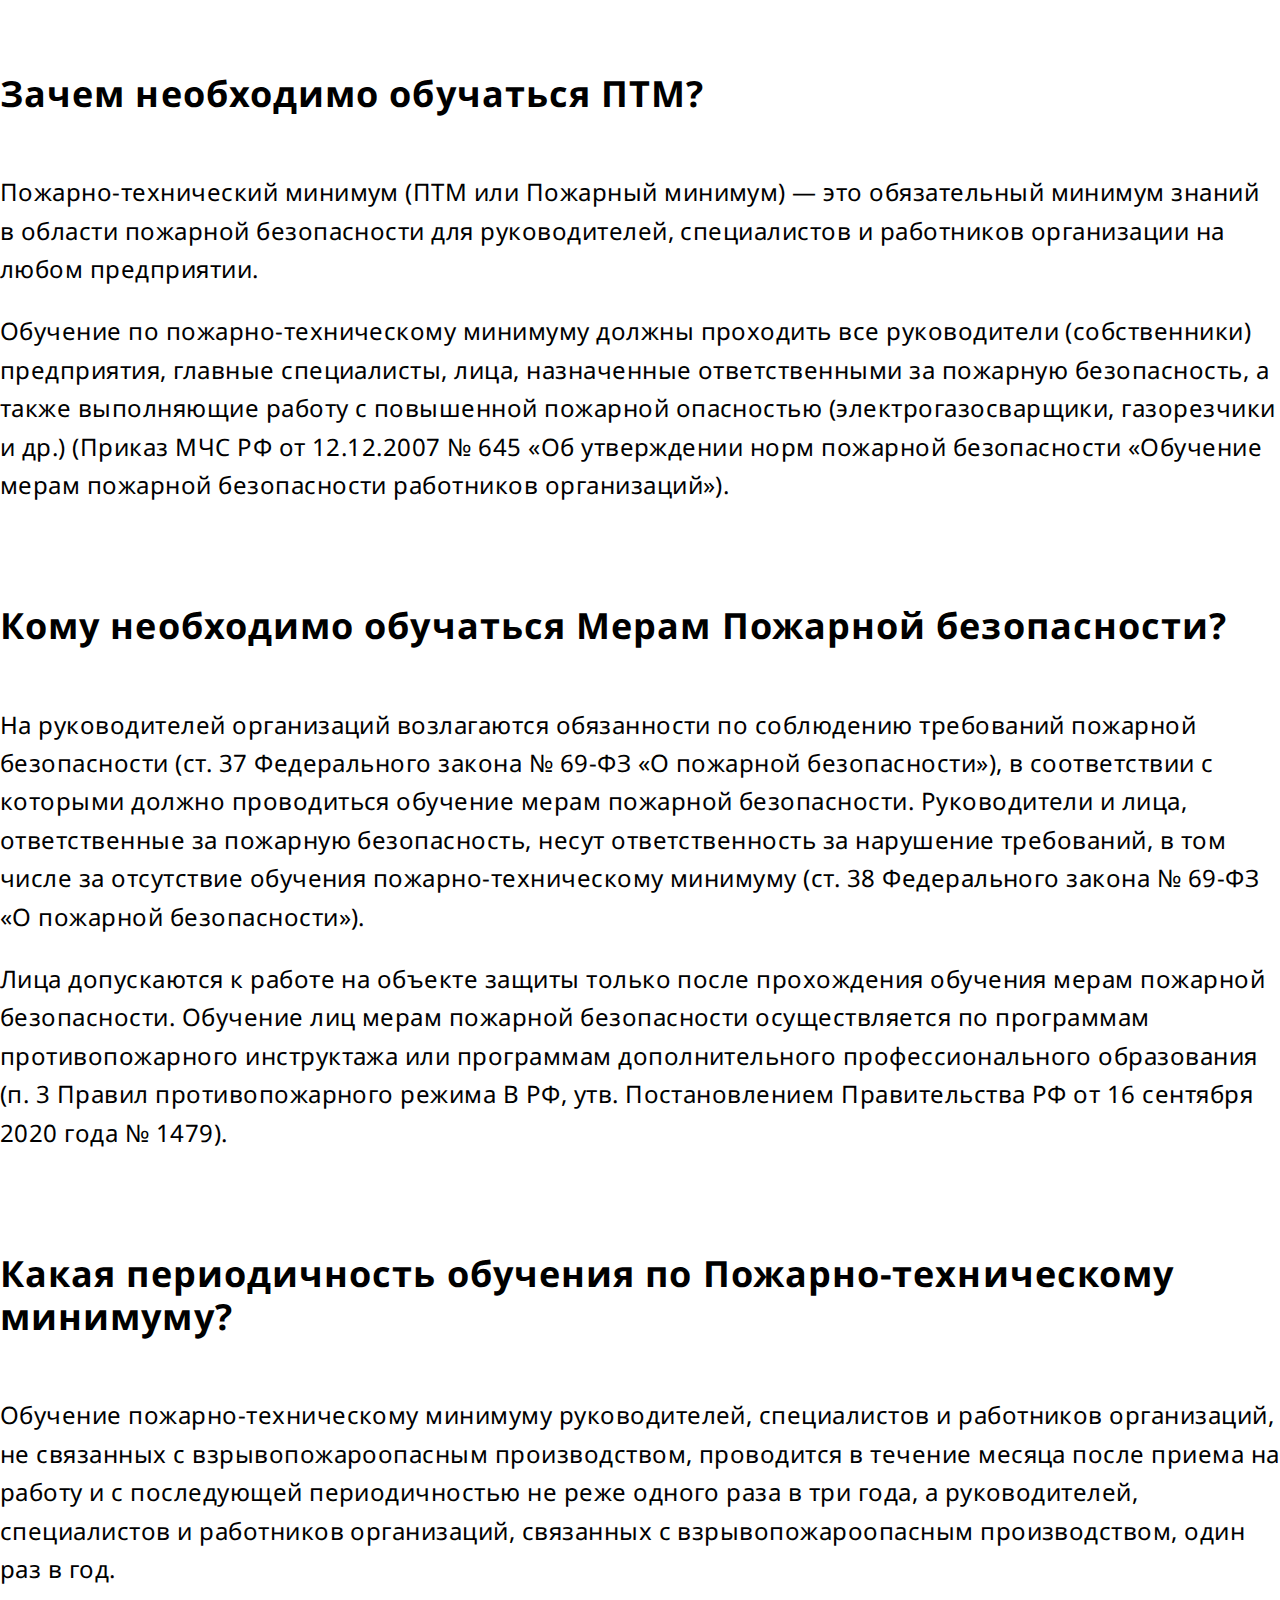
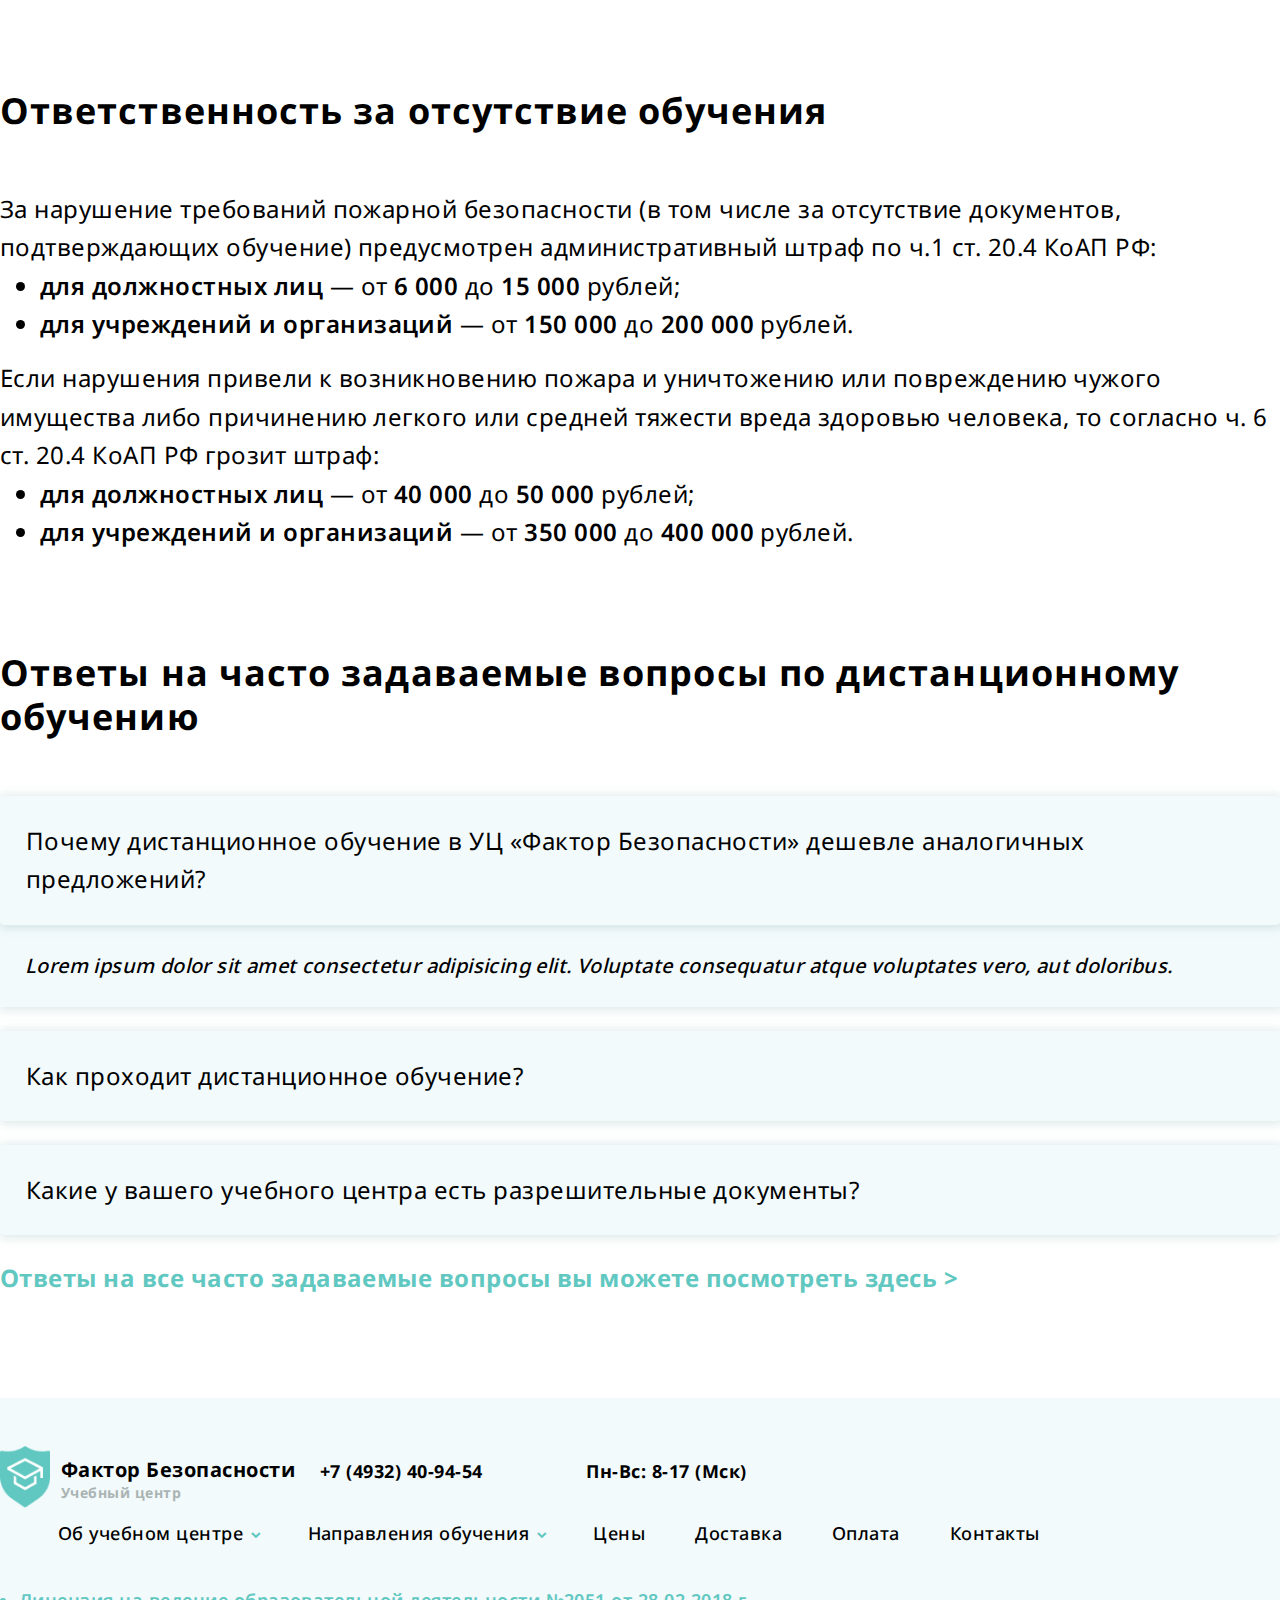
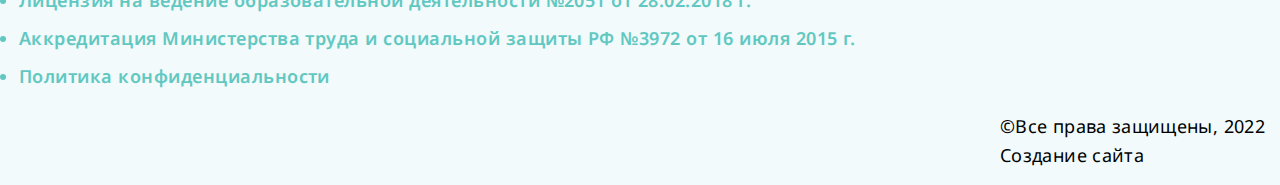
<file: layout/areas-of-study/index.html>
<!DOCTYPE html>
<html lang="ru">

<head>
    <meta charset="UTF-8" />
    <meta http-equiv="X-UA-Compatible" content="IE=edge" />
    <meta name="viewport" content="width=device-width, initial-scale=1, shrink-to-fit=no" />
    <link rel="stylesheet" href="/layout/css/bootstrap.min.css" />
    <link rel="stylesheet" href="/layout/css/font-awesome.css" />
    <link rel="stylesheet" href="/layout/css/template_styles.css" />
    <title>fb-dpo.ru</title>
</head>

<body>
    <div class="sticky">
        <header>
            <div class="container-xl">
                <div class="row pt-5">
                    <div class="col-3 p-0">
                        <a href="/">
                            <div class="logo d-flex">
                                <div class="logo_img"></div>
                                <div class="logo_text">
                                    <div class="pt-3 pb-2">Фактор Безопасности</div>
                                    <div>Учебный центр</div>
                                </div>
                            </div>
                        </a>
                    </div>
                    <div class="col-6 p-0 mt-3">
                        <div class="d-flex justify-content-between align-items-center">
                            <div class="select-region d-flex align-items-center">
                                <i class="fa fa-chevron-down text-light-green pr-1" aria-hidden="true"></i>
                                <span>Московская область</span>
                            </div>
                            <div class="header-phone">
                                <a href="tel:+74932409454">+7 (4932) 40-94-54</a>
                            </div>
                            <div class="header-time">Пн-Вс: 8-17 (Мск)</div>
                        </div>
                        <div class="d-flex header-bottom">
                            <div><a href="#">Коммерческое предложение</a></div>
                            <div>
                                <a href="#">Заявка на обучение</a>
                            </div>
                        </div>
                    </div>
                    <div class="col-3 p-0 mt-3 text-right">
                        <div class="callback">
                            <a href="#">Заказать обратный звонок</a>
                        </div>
                        <div class="come-in d-flex justify-content-end">
                            <a href="#" class="d-flex align-items-center">
                                <div>Войти</div>
                            </a>
                        </div>
                    </div>
                </div>
            </div>
        </header>
        <div class="container-xl p-0 pb-5">
            <nav class="navbar navbar-expand-lg p-0">
                <button class="navbar-toggler" type="button" data-toggle="collapse" data-target="#navbarSupportedContent" aria-controls="navbarSupportedContent" aria-expanded="false" aria-label="Переключатель навигации">
            <span class="navbar-toggler-icon"></span>
          </button>

                <div class="collapse navbar-collapse justify-content-between d-flex" id="navbarSupportedContent">
                    <ul class="navbar-nav justify-content-between col-10">
                        <li class="nav-item dropdown d-flex align-items-center">
                            <a class="nav-link dropdown-toggle" href="#" id="navbarDropdown" role="button" data-toggle="dropdown" aria-haspopup="true" aria-expanded="false">
                  Об учебном центре
                </a>
                            <div class="dropdown-menu" aria-labelledby="navbarDropdown">
                                <a class="dropdown-item" href="#"><i class="fa fa-circle" aria-hidden="true"></i>О нас</a
                  >

                  <a class="dropdown-item" href="#"
                    ><i class="fa fa-circle" aria-hidden="true"></i>Документы</a
                  >

                  <a class="dropdown-item" href="#"
                    ><i class="fa fa-circle" aria-hidden="true"></i>Сведения об
                    образовательной организации</a
                  >

                  <a class="dropdown-item" href="#"
                    ><i class="fa fa-circle" aria-hidden="true"></i>Реквизиты</a
                  >

                  <a class="dropdown-item" href="#"
                    ><i class="fa fa-circle" aria-hidden="true"></i
                    >Вопрос-ответ</a
                  >

                  <a class="dropdown-item" href="#"
                    ><i class="fa fa-circle" aria-hidden="true"></i>Бонусная
                    программа</a
                  >
                </div>
                <i
                  class="fa fa-chevron-down text-light-green pr-1"
                  aria-hidden="true"
                ></i>
              </li>

              <li class="nav-item dropdown d-flex align-items-center">
                <a
                  class="nav-link dropdown-toggle"
                  href="#"
                  id="navbarDropdown"
                  role="button"
                  data-toggle="dropdown"
                  aria-haspopup="true"
                  aria-expanded="false"
                >
                  Направления обучения
                </a>
                                <div class="dropdown-menu" aria-labelledby="navbarDropdown">
                                    <a class="dropdown-item" href="#"><i class="fa fa-circle" aria-hidden="true"></i
                    >Пожарно-технический минимум</a
                  >
                  <a class="dropdown-item" href="#"
                    ><i class="fa fa-circle" aria-hidden="true"></i>Повышение
                    квалификации по пожарной безопасности</a
                  >
                  <a class="dropdown-item" href="#"
                    ><i class="fa fa-circle" aria-hidden="true"></i
                    >Профессиональная переподготовка по пожарной безопасности</a
                  >
                </div>
                <i
                  class="fa fa-chevron-down text-light-green pr-1"
                  aria-hidden="true"
                ></i>
              </li>

              <li class="nav-item">
                <a class="nav-link" href="#">Цены</a>
                        </li>
                        <li class="nav-item">
                            <a class="nav-link" href="#"> Доставка</a>
                        </li>
                        <li class="nav-item">
                            <a class="nav-link" href="#">Оплата</a>
                        </li>
                        <li class="nav-item">
                            <a class="nav-link" href="#">Контакты</a>
                        </li>
                    </ul>
                    <div class="position-relative">
                        <form class="nav-search position-absolute mb-0 align-items-center d-none">
                            <i class="fa fa-search pr-1 text-gray position-absolute pl-2" aria-hidden="true"></i>
                            <input class="mr-n2 magic-input" type="search" placeholder="Поиск..." />
                            <button class="text-white border-0">Найти</button>
                        </form>
                        <div class="d-flex text-gray search align-items-center">
                            <i class="fa fa-search pr-1" aria-hidden="true"></i>
                            <a href="#" class="text-gray text-underline magic-link">Поиск по сайту</a
                >
              </div>
            </div>
          </div>
        </nav>
      </div>
    </div>

    <div class="content">
      <div class="container-xl px-0 pt-4">
        <div class="bread-crumbs">
          <a class="text-gray" href="">Главная</a><span class="pr-2">/</span
          ><a class="text-gray" href="">Направления обучения</a
          ><span class="pr-2">/</span
          ><span>Пожарно-технический минимум (ПТМ)</span>
                        </div>
                        <h1>
                            Дистанционное обучение пожарно-техническому минимуму — повышение квалификации для руководителей, специалистов, ответственных лиц и курсы ПТМ для работников организаций
                        </h1>
                        <div class="row cost-of-education_block mx-0">
                            <div class="d-flex flex-column col-6 justify-content-between px-0">
                                <div class="d-flex justify-content-between">
                                    <div class="cost-of-education font-weight-bold">
                                        Стоимость обучения
                                    </div>
                                    <div class="text-light-green">
                                        <span class="price font-weight-bold">от 790</span> руб/чел
                                    </div>
                                </div>
                                <div class="d-flex">
                                    <div class="offer-calculator_calc areas-of-study_calc mr-4"></div>
                                    <div>Калькулятор скидок</div>
                                </div>
                                <div class="d-flex">
                                    <div class="offer-calculator_letter areas-of-study_letter mr-4"></div>
                                    <div>
                                        Коммерческое предложение <a href="">получить на email</a>
                                    </div>
                                </div>
                            </div>
                            <div class="col-6 d-flex flex-column justify-content-between">
                                <div class="pl-4">
                                    <div class="dropdown">
                                        <a class="dropdown-toggle text-black font-weight-bold" href="#" role="button" id="dropdownMenuLink" data-toggle="dropdown" aria-haspopup="true" aria-expanded="false">
                  Цены подробнее
                </a>
                                        <i class="fa fa-chevron-down text-light-green pr-1" aria-hidden="true"></i>
                                        <div class="dropdown-menu special-prices_menu" aria-labelledby="dropdownMenuLink">
                                            <div class="dropdown-item text-decoration-none special-prices">
                                                <span class="font-weight-bold text-light-green">Специальные цены при коллективной заявке!</span
                    >
                    <ul class="pl-4">
                      <li>
                        от 5 чел -
                        <span class="font-weight-bold text-light-green"
                          >1040</span
                        >
                        р/чел;
                      </li>
                      <li>
                        от 10 чел -
                        <span class="font-weight-bold text-light-green"
                          >990</span
                        >
                        р/чел;
                      </li>
                      <li>
                        от 20 чел -
                        <span class="font-weight-bold text-light-green"
                          >890</span
                        >
                        р/чел;
                      </li>
                      <li>
                        от 30 чел -
                        <span class="font-weight-bold text-light-green"
                          >790</span
                        >
                        р/чел
                      </li>
                    </ul>
                  </div>
                </div>
              </div>
            </div>
            <div class="areas-of-study_submit pb-3">
              <a
                href=""
                class="d-flex justify-content-center text-center text-white"
              >
                <div class="application-for-training">Оставить заявку</div>
              </a>
            </div>
          </div>
        </div>
        <div
          class="bg-light-green d-flex delivery-payment justify-content-between"
        >
          <div class="d-flex align-items-center">
            <div class="delivery-payment_img1"></div>
            <a href="">ДОСТАВКА ДОКУМЕНТОВ</a>
          </div>
          <div class="d-flex align-items-center">
            <div class="delivery-payment_img2"></div>
            <a href="">СПОСОБЫ ОПЛАТЫ</a>
          </div>
        </div>

        <h2>Преимущества обучения у нас</h2>
        <div class="d-flex advantages">
          <div>
            <div class="d-flex pb-5">
              <div class="advantages1 mr-4"></div>
              <div class="advantages_text">
                Проводим обучение ПТМ на основании образовательной
                <a href="">лицензии</a> (Проверить на сайте РОСОБРНАДЗОРА)
              </div>
            </div>
            <div class="d-flex pb-5">
              <div class="advantages2 mr-4"></div>
              <div class="advantages_text">
                Срок получения удостоверения от
                <span class="text-light-green">2 дней</span>
                                            </div>
                                        </div>
                                        <div class="d-flex pb-5">
                                            <div class="advantages3 mr-4"></div>
                                            <div class="advantages_text">
                                                Отправка оригиналов заказным письмом Почтой России
                                                <span class="text-light-green">БЕСПЛАТНО</span>
                                            </div>
                                        </div>
                                        <div class="d-flex pb-5">
                                            <div class="advantages4 mr-4"></div>
                                            <div class="advantages_text">
                                                Копии на e-mail в день прохождения теста (при условии подтверждения оплаты и соблюдении минимальных сроков обучения)
                                            </div>
                                        </div>
                                    </div>
                                    <div>
                                        <div class="d-flex pb-5">
                                            <div class="advantages5 mr-4"></div>
                                            <div class="advantages_text">
                                                Актуальные программы обучения на 2022 год
                                            </div>
                                        </div>
                                        <div class="d-flex pb-5">
                                            <div class="advantages6 mr-4"></div>
                                            <div class="advantages_text">
                                                Обучение доступно 24 часа в сутки 7 дней в неделю
                                            </div>
                                        </div>
                                        <div class="d-flex pb-5">
                                            <div class="advantages7 mr-4"></div>
                                            <div class="advantages_text">
                                                Участие в бонусной программе: +40 баллов (см. здесь)
                                            </div>
                                        </div>
                                        <div class="d-flex pb-5">
                                            <div class="advantages8 mr-4"></div>
                                            <div class="advantages_text">
                                                Обучение проводится с использованием сертифицированной системы дистанционного обучения
                                            </div>
                                        </div>
                                    </div>
                                </div>

                                <div class="steps">
                                    <h2>Как пройти дистанционное обучение</h2>
                                    <div class="d-flex">
                                        <div class="text-center">
                                            <img class="pb-4" src="/layout/img/step1.png" alt="step1" />
                                            <div class="step_text">РЕГИСТРАЦИЯ, ЗАПОЛНЕНИЕ ЗАЯВКИ</div>
                                        </div>
                                        <i class="fa fa-chevron-right text-light-green pt-4 pl-3" aria-hidden="true"></i>

                                        <div class="text-center">
                                            <img class="pb-4" src="/layout/img/step2.png" alt="step2" />
                                            <div class="step_text">
                                                Отправка на ваш E-mail: договора, счета и пароля для доступа к системе обучения
                                            </div>
                                        </div>
                                        <i class="fa fa-chevron-right text-light-green pt-4 pr-3" aria-hidden="true"></i>

                                        <div class="text-center">
                                            <img class="pb-4" src="/layout/img/step3.png" alt="step3" />
                                            <div class="step_text">ОБУЧЕНИЕ, ТЕСТИРОВАНИЕ</div>
                                        </div>
                                        <i class="fa fa-chevron-right text-light-green pt-4 pr-4" aria-hidden="true"></i>

                                        <div class="text-center">
                                            <img class="pb-4" src="/layout/img/step4.png" alt="step4" />
                                            <div class="step_text">ОПЛАТА</div>
                                        </div>
                                        <i class="fa fa-chevron-right text-light-green pt-4 pl-4" aria-hidden="true"></i>

                                        <div class="text-center">
                                            <img class="pb-4" src="/layout/img/step5.png" alt="step5" />
                                            <div class="step_text">ПОЛУЧЕНИЕ УДОСТОВЕРЕНИЯ</div>
                                        </div>
                                    </div>
                                </div>

                                <h2>
                                    Программы обучения по Пожарно-техническому минимуму (ПТМ), доступные на 2022 год
                                </h2>
                                <div class="font-weight-bold pb-4">
                                    Для руководителей и лиц, ответственных за пожарную безопасность в организации (повышение квалификации)
                                </div>
                                <table class="table table-sm mb-5">
                                    <thead>
                                        <tr>
                                            <th>Код программы</th>
                                            <th>Наименование программы</th>
                                            <th>Часы</th>
                                            <th>Срок</th>
                                            <th>Цена</th>
                                            <th></th>
                                        </tr>
                                    </thead>
                                    <tbody>
                                        <tr>
                                            <td>ПТМ_ПК_01</td>
                                            <td>
                                                ПТМ для руководителей и лиц , ответственных за ПБ пожароопасных производств
                                            </td>
                                            <td>28</td>
                                            <td>3 дня</td>
                                            <td>1 090р</td>
                                            <td><a href="">Смотреть программу</a></td>
                                        </tr>
                                        <tr>
                                            <td>ПТМ_ПК_02</td>
                                            <td>
                                                ПТМ для руководителей подразделений пожароопасных производств
                                            </td>
                                            <td>16</td>
                                            <td>2 дня</td>
                                            <td>1 090р</td>
                                            <td><a href="">Смотреть программу</a></td>
                                        </tr>
                                        <tr>
                                            <td>ПТМ_ПК_06</td>
                                            <td>
                                                ПТМ для руководителей подразделений, осуществляющих круглосуточную охрану организаций
                                            </td>
                                            <td>16</td>
                                            <td>2 дня</td>
                                            <td>1 090р</td>
                                            <td><a href="">Смотреть программу</a></td>
                                        </tr>
                                        <tr>
                                            <td>ПТМ_ПК_07</td>
                                            <td>
                                                ПТМ для руководителей сельскохозяйственных организаций и ответственных за ПБ
                                            </td>
                                            <td>16</td>
                                            <td>2 дня</td>
                                            <td>1 090р</td>
                                            <td><a href="">Смотреть программу</a></td>
                                        </tr>
                                        <tr>
                                            <td>ПТМ_ПК_09</td>
                                            <td>
                                                ПТМ для ответственных за ПБ вновь строящихся и реконструируемых объектов
                                            </td>
                                            <td>16</td>
                                            <td>2 дня</td>
                                            <td>1 090р</td>
                                            <td><a href="">Смотреть программу</a></td>
                                        </tr>
                                        <tr>
                                            <td>ПТМ_ПК_10</td>
                                            <td>
                                                ПТМ для руководителей и ответственных за ПБ образовательных учреждений
                                            </td>
                                            <td>16</td>
                                            <td>2 дня</td>
                                            <td>1 090р</td>
                                            <td><a href="">Смотреть программу</a></td>
                                        </tr>
                                        <tr>
                                            <td>ПТМ_ПК_11</td>
                                            <td>ПТМ для воспитателей</td>
                                            <td>16</td>
                                            <td>2 дня</td>
                                            <td>1 090р</td>
                                            <td><a href="">Смотреть программу</a></td>
                                        </tr>
                                        <tr>
                                            <td>ПТМ_ПК_12</td>
                                            <td>
                                                ПТМ для руководителей и ответственных за ПБ организаций бытового обслуживания
                                            </td>
                                            <td>16</td>
                                            <td>2 дня</td>
                                            <td>1 090р</td>
                                            <td><a href="">Смотреть программу</a></td>
                                        </tr>
                                        <tr>
                                            <td>ПТМ_ПК_13</td>
                                            <td>
                                                ПТМ для руководителей и ответственных за ПБ организаций торговли, общественного питания, баз и складов
                                            </td>
                                            <td>16</td>
                                            <td>2 дня</td>
                                            <td>1 090р</td>
                                            <td><a href="">Смотреть программу</a></td>
                                        </tr>
                                        <tr>
                                            <td>ПТМ_ПК_14</td>
                                            <td>
                                                ПТМ для руководителей и ответственных за ПБ лечебных учреждений
                                            </td>
                                            <td>16</td>
                                            <td>2 дня</td>
                                            <td>1 090р</td>
                                            <td><a href="">Смотреть программу</a></td>
                                        </tr>
                                        <tr>
                                            <td>ПТМ_ПК_15</td>
                                            <td>
                                                ПТМ для руководителей и ответственных за ПБ театрально-зрелищных и культурно-просветительских учреждений
                                            </td>
                                            <td>16</td>
                                            <td>2 дня</td>
                                            <td>1 090р</td>
                                            <td><a href="">Смотреть программу</a></td>
                                        </tr>
                                        <tr>
                                            <td>ПТМ_ПК_16</td>
                                            <td>
                                                ПТМ для руководителей и ответственных за ПБ жилых домов и гостиниц
                                            </td>
                                            <td>16</td>
                                            <td>2 дня</td>
                                            <td>1 090р</td>
                                            <td><a href="">Смотреть программу</a></td>
                                        </tr>
                                        <tr>
                                            <td>ПТМ_ПК_17</td>
                                            <td>
                                                ПТМ для руководителей и ответственных за ПБ в учреждениях (офисах)
                                            </td>
                                            <td>16</td>
                                            <td>2 дня</td>
                                            <td>1 090р</td>
                                            <td><a href="">Смотреть программу</a></td>
                                        </tr>
                                        <tr>
                                            <td>ПТМ_ПК_18</td>
                                            <td>ПТМ для руководителей добровольных пожарных дружин</td>
                                            <td>16</td>
                                            <td>2 дня</td>
                                            <td>1 090р</td>
                                            <td><a href="">Смотреть программу</a></td>
                                        </tr>
                                        <tr>
                                            <td>ПТМ_ПК_19</td>
                                            <td>
                                                ПТМ для руководителей и ответственных за пожарную безопасность загородных и иных оздоровительных учреждений
                                            </td>
                                            <td>16</td>
                                            <td>2 дня</td>
                                            <td>1 090р</td>
                                            <td><a href="">Смотреть программу</a></td>
                                        </tr>
                                        <tr>
                                            <td>ПТМ_ПК_22</td>
                                            <td>
                                                ПТМ для руководителей и лиц, ответственных за пожарную безопасность организаций (предприятий) и проведение противопожарного инструктажа
                                            </td>
                                            <td>16</td>
                                            <td>2 дня</td>
                                            <td>1 090р</td>
                                            <td><a href="">Смотреть программу</a></td>
                                        </tr>
                                    </tbody>
                                </table>
                                <div class="font-weight-bold pb-4">
                                    Для работников организаций (краткосрочное обучение)
                                </div>
                                <table class="table table-sm mb-5">
                                    <thead>
                                        <tr>
                                            <th>Код программы</th>
                                            <th>Наименование программы</th>
                                            <th>Часы</th>
                                            <th>Срок</th>
                                            <th>Цена</th>
                                            <th></th>
                                        </tr>
                                    </thead>
                                    <tbody>
                                        <tr>
                                            <td>ПТМ_ПК_03</td>
                                            <td>ПТМ для газоэлектросварщиков</td>
                                            <td>11</td>
                                            <td>1 день</td>
                                            <td>1 090р</td>
                                            <td><a href="">Смотреть программу</a></td>
                                        </tr>
                                        <tr>
                                            <td>ПТМ_ПК_04</td>
                                            <td>ПТМ для рабочих, осуществляющих пожароопасные работы</td>
                                            <td>11</td>
                                            <td>1 день</td>
                                            <td>1 090р</td>
                                            <td><a href="">Смотреть программу</a></td>
                                        </tr>
                                        <tr>
                                            <td>ПТМ_ПК_05</td>
                                            <td>ПТМ для киномехаников</td>
                                            <td>7</td>
                                            <td>1 день</td>
                                            <td>1 090р</td>
                                            <td><a href="">Смотреть программу</a></td>
                                        </tr>
                                        <tr>
                                            <td>ПТМ_ПК_06</td>
                                            <td>
                                                ПТМ для сотрудников, осуществляющих круглосуточную охрану организаций
                                            </td>
                                            <td>7</td>
                                            <td>1 день</td>
                                            <td>1 090р</td>
                                            <td><a href="">Смотреть программу</a></td>
                                        </tr>
                                        <tr>
                                            <td>ПТМ_ПК_08</td>
                                            <td>
                                                ПТМ для механизаторов, рабочих и служащих сельскохозяйственных объектов
                                            </td>
                                            <td>9</td>
                                            <td>1 день</td>
                                            <td>1 090р</td>
                                            <td><a href="">Смотреть программу</a></td>
                                        </tr>
                                        <tr>
                                            <td>ПТМ_ПК_18</td>
                                            <td>ПТМ для работников добровольных пожарных дружин</td>
                                            <td>16</td>
                                            <td>1 день</td>
                                            <td>1 090р</td>
                                            <td><a href="">Смотреть программу</a></td>
                                        </tr>
                                        <tr>
                                            <td>ПТМ_ПК_20</td>
                                            <td>ПТМ для работников культовых сооружений</td>
                                            <td>8</td>
                                            <td>1 день</td>
                                            <td>1 090р</td>
                                            <td><a href="">Смотреть программу</a></td>
                                        </tr>
                                        <tr>
                                            <td>ПТМ_ПК_21</td>
                                            <td>
                                                Fire-technical minimum courses for executives and specialists
                                            </td>
                                            <td>10</td>
                                            <td>1 день</td>
                                            <td>2 490р</td>
                                            <td><a href="">Смотреть программу</a></td>
                                        </tr>
                                    </tbody>
                                </table>
                                <h2>
                                    Удостоверение о повышении квалификации для руководителей и лиц, ответственных за пожарную безопасность организаций и проведение противопожарного инструктажа
                                </h2>
                                <div class="mb-5">
                                    По окончании обучения и в случае успешного прохождения экзамена по курсу повышения квалификации вы получите удостоверение установленного образца и
                                    <a href="">протокол проверки знаний (см. образец протокола>>)</a>
                                </div>
                                <div class="d-flex justify-content-center pb-4">
                                    <img src="/layout/img/certificate.png" width="80%" height="auto" alt="certificate" />
                                </div>
                                <div class="w-75 mx-auto text-center mb-6">
                                    <div class="pb-4">
                                        ПЕРИОДИЧНОСТЬ ОБУЧЕНИЯ ПО ПРОГРАММАМ ПОВЫШЕНИЯ КВАЛИФИКАЦИИ В ОБЛАСТИ ПОЖАРНОЙ БЕЗОПАСНОСТИ УСТАНАВЛИВАЕТ РУКОВОДИТЕЛЬ ОРГАНИЗАЦИИ В СООТВЕТСТВИИ С ПОЖАРНОЙ, ВЗРЫВОПОЖАРНОЙ ОПАСНОСТЬЮ ОБЪЕКТА ЗАЩИТЫ
                                    </div>
                                    <div class="pb-4">
                                        УДОСТОВЕРЕНИЕ ДЕЙСТВИТЕЛЬНО НА ВСЕЙ ТЕРРИТОРИИ РФ
                                    </div>
                                    <a href="" class="text-underline">Узнать подробнее об удостоверении</a
          >
        </div>
        <h2>
          Удостоверение о прохождении курсов по ПТМ для работников рабочих
          профессий
        </h2>
        <div class="mb-5">
          По завершении обучения вы получите удостоверение установленного
          образца и
          <a href="">протокол проверки знаний (см. образец протокола >>)</a>
                                </div>
                                <div class="d-flex justify-content-center pb-4">
                                    <img src="/layout/img/ticket.png" width="80%" height="auto" alt="ticket" />
                                </div>
                                <div class="w-75 mx-auto text-center mb-6">
                                    <div class="pb-4">
                                        ПЕРИОДИЧНОСТЬ ОБУЧЕНИЯ ПО ПРОГРАММАМ ПОВЫШЕНИЯ КВАЛИФИКАЦИИ В ОБЛАСТИ ПОЖАРНОЙ БЕЗОПАСНОСТИ УСТАНАВЛИВАЕТ РУКОВОДИТЕЛЬ ОРГАНИЗАЦИИ В СООТВЕТСТВИИ С ПОЖАРНОЙ, ВЗРЫВОПОЖАРНОЙ ОПАСНОСТЬЮ ОБЪЕКТА ЗАЩИТЫ
                                    </div>
                                    <div class="pb-4">
                                        УДОСТОВЕРЕНИЕ ДЕЙСТВИТЕЛЬНО НА ВСЕЙ ТЕРРИТОРИИ РФ
                                    </div>
                                    <a href="" class="text-underline">Узнать подробнее об удостоверении</a
          >
        </div>
        <h2>
          Какие документы необходимо предоставить для дистанционного обучения?
        </h2>
        <ul class="mb-6">
          <li>копию документа об образовании слушателя (копию диплома)</li>
          <li>сведения о дате рождения слушателя</li>
          <li>страховой номер индивидуального лицевого счета лица — СНИЛС</li>
        </ul>
        <h2>Зачем необходимо обучаться ПТМ?</h2>
        <div class="pb-4">
          Пожарно-технический минимум (ПТМ или Пожарный минимум) — это
          обязательный минимум знаний в области пожарной безопасности для
          руководителей, специалистов и работников организации на любом
          предприятии.
        </div>
        <div class="mb-6">
          Обучение по пожарно-техническому минимуму должны проходить все
          руководители (собственники) предприятия, главные специалисты, лица,
          назначенные ответственными за пожарную безопасность, а также
          выполняющие работу с повышенной пожарной опасностью
          (электрогазосварщики, газорезчики и др.) (Приказ МЧС РФ от 12.12.2007
          № 645 «Об утверждении норм пожарной безопасности «Обучение мерам
          пожарной безопасности работников организаций»).
        </div>
        <h2>Кому необходимо обучаться Мерам Пожарной безопасности?</h2>
        <div class="pb-4">
          На руководителей организаций возлагаются обязанности по соблюдению
          требований пожарной безопасности (ст. 37 Федерального закона № 69-ФЗ
          «О пожарной безопасности»), в соответствии с которыми должно
          проводиться обучение мерам пожарной безопасности. Руководители и лица,
          ответственные за пожарную безопасность, несут ответственность за
          нарушение требований, в том числе за отсутствие обучения
          пожарно-техническому минимуму (ст. 38 Федерального закона № 69-ФЗ «О
          пожарной безопасности»).
        </div>
        <div class="mb-6">
          Лица допускаются к работе на объекте защиты только после прохождения
          обучения мерам пожарной безопасности. Обучение лиц мерам пожарной
          безопасности осуществляется по программам противопожарного инструктажа
          или программам дополнительного профессионального образования (п. 3
          Правил противопожарного режима В РФ, утв. Постановлением Правительства
          РФ от 16 сентября 2020 года № 1479).
        </div>
        <h2>Какая периодичность обучения по Пожарно-техническому минимуму?</h2>
        <div class="mb-6">
          Обучение пожарно-техническому минимуму руководителей, специалистов и
          работников организаций, не связанных с взрывопожароопасным
          производством, проводится в течение месяца после приема на работу и с
          последующей периодичностью не реже одного раза в три года, а
          руководителей, специалистов и работников организаций, связанных с
          взрывопожароопасным производством, один раз в год.
        </div>
        <h2>Ответственность за отсутствие обучения</h2>
        <div>
          <div>
            За нарушение требований пожарной безопасности (в том числе за
            отсутствие документов, подтверждающих обучение) предусмотрен
            административный штраф по ч.1 ст. 20.4 КоАП РФ:
          </div>
          <ul>
            <li>
              <strong>для должностных лиц</strong> — от
              <strong>6 000</strong> до <strong>15 000</strong> рублей;
            </li>
            <li>
              <strong>для учреждений и организаций</strong> — от
              <strong>150 000</strong> до <strong>200 000</strong> рублей.
            </li>
          </ul>
          <div>
            Если нарушения привели к возникновению пожара и уничтожению или
            повреждению чужого имущества либо причинению легкого или средней
            тяжести вреда здоровью человека, то согласно ч. 6 ст. 20.4 КоАП РФ
            грозит штраф:
          </div>
          <ul class="mb-6">
            <li>
              <b>для должностных лиц</b> — от <b>40 000</b> до
              <b>50 000</b> рублей;
            </li>
            <li>
              <b>для учреждений и организаций</b> — от <b>350 000</b> до
              <b>400 000</b> рублей.
            </li>
          </ul>
        </div>
        <h2>Ответы на часто задаваемые вопросы по дистанционному обучению</h2>
        <div class="mb-6">
          <div class="accordion" id="accordionExample">
            <div class="mb-4">
              <div id="headingOne">
                <button
                  class="btn w-100 text-left"
                  type="button"
                  data-toggle="collapse"
                  data-target="#collapseOne"
                  aria-expanded="true"
                  aria-controls="collapseOne"
                >
                  Почему дистанционное обучение в УЦ «Фактор Безопасности»
                  дешевле аналогичных предложений?
                </button>
              </div>

              <div
                id="collapseOne"
                class="collapse show"
                aria-labelledby="headingOne"
                data-parent="#accordionExample"
              >
                Lorem ipsum dolor sit amet consectetur adipisicing elit.
                Voluptate consequatur atque voluptates vero, aut doloribus.
              </div>
            </div>

            <div class="mb-4">
              <div id="headingTwo">
                <button
                  class="btn w-100 text-left collapsed"
                  type="button"
                  data-toggle="collapse"
                  data-target="#collapseTwo"
                  aria-expanded="false"
                  aria-controls="collapseTwo"
                >
                  Как проходит дистанционное обучение?
                </button>
              </div>
              <div
                id="collapseTwo"
                class="collapse"
                aria-labelledby="headingTwo"
                data-parent="#accordionExample"
              >
                Lorem ipsum dolor sit amet consectetur adipisicing elit. Quidem
                ad officiis aut sit minus rem repellendus blanditiis perferendis
                minima nemo.
              </div>
            </div>
            <div class="mb-4">
              <div id="headingThree">
                <button
                  class="btn w-100 text-left collapsed"
                  type="button"
                  data-toggle="collapse"
                  data-target="#collapseThree"
                  aria-expanded="false"
                  aria-controls="collapseThree"
                >
                  Какие у вашего учебного центра есть разрешительные документы?
                </button>
              </div>
              <div
                id="collapseThree"
                class="collapse"
                aria-labelledby="headingThree"
                data-parent="#accordionExample"
              >
                Lorem ipsum dolor, sit amet consectetur adipisicing elit.
                Temporibus, assumenda.
              </div>
            </div>
          </div>
          <a href="" class="answers"
            >Ответы на все часто задаваемые вопросы вы можете посмотреть здесь
            ></a
          >
        </div>
      </div>
    </div>

    <footer>
      <div class="container-xl">
        <div class="row pt-5 pb-2">
          <div class="col-3 p-0">
            <a href="/">
              <div class="logo d-flex">
                <div class="logo_img"></div>
                <div class="logo_text">
                  <div class="pt-3 pb-2">Фактор Безопасности</div>
                  <div>Учебный центр</div>
                </div>
              </div>
            </a>
                                </div>
                                <div class="col-4 mt-3 p-0">
                                    <div class="d-flex justify-content-between align-items-center">
                                        <div class="header-phone">
                                            <a href="tel:+74932409454">+7 (4932) 40-94-54</a>
                                        </div>
                                        <div class="header-time">Пн-Вс: 8-17 (Мск)</div>
                                    </div>
                                </div>
                            </div>
                            <div class="nav-footer">
                                <nav class="navbar navbar-expand-lg p-0">
                                    <button class="navbar-toggler" type="button" data-toggle="collapse" data-target="#navbarFooter" aria-controls="navbarFooter" aria-expanded="false" aria-label="Переключатель навигации">
              <span class="navbar-toggler-icon"></span>
            </button>

                                    <div class="collapse navbar-collapse justify-content-between d-flex" id="navbarFooter">
                                        <ul class="navbar-nav justify-content-between col-10">
                                            <li class="nav-item dropdown d-flex align-items-center">
                                                <a class="nav-link dropdown-toggle" href="#" id="navbarDropdown" role="button" data-toggle="dropdown" aria-haspopup="true" aria-expanded="false">
                    Об учебном центре
                  </a>
                                                <div class="dropdown-menu" aria-labelledby="navbarDropdown">
                                                    <a class="dropdown-item" href="#"><i class="fa fa-circle" aria-hidden="true"></i>О нас</a
                    >

                    <a class="dropdown-item" href="#"
                      ><i class="fa fa-circle" aria-hidden="true"></i
                      >Документы</a
                    >

                    <a class="dropdown-item" href="#"
                      ><i class="fa fa-circle" aria-hidden="true"></i>Сведения
                      об образовательной организации</a
                    >

                    <a class="dropdown-item" href="#"
                      ><i class="fa fa-circle" aria-hidden="true"></i
                      >Реквизиты</a
                    >

                    <a class="dropdown-item" href="#"
                      ><i class="fa fa-circle" aria-hidden="true"></i
                      >Вопрос-ответ</a
                    >

                    <a class="dropdown-item" href="#"
                      ><i class="fa fa-circle" aria-hidden="true"></i>Бонусная
                      программа</a
                    >
                  </div>
                  <i
                    class="fa fa-chevron-down text-light-green pr-1"
                    aria-hidden="true"
                  ></i>
                </li>

                <li class="nav-item dropdown d-flex align-items-center">
                  <a
                    class="nav-link dropdown-toggle"
                    href="#"
                    id="navbarDropdown"
                    role="button"
                    data-toggle="dropdown"
                    aria-haspopup="true"
                    aria-expanded="false"
                  >
                    Направления обучения
                  </a>
                                                    <div class="dropdown-menu" aria-labelledby="navbarDropdown">
                                                        <a class="dropdown-item" href="#"><i class="fa fa-circle" aria-hidden="true"></i
                      >Пожарно-технический минимум</a
                    >
                    <a class="dropdown-item" href="#"
                      ><i class="fa fa-circle" aria-hidden="true"></i>Повышение
                      квалификации по пожарной безопасности</a
                    >
                    <a class="dropdown-item" href="#"
                      ><i class="fa fa-circle" aria-hidden="true"></i
                      >Профессиональная переподготовка по пожарной
                      безопасности</a
                    >
                  </div>
                  <i
                    class="fa fa-chevron-down text-light-green pr-1"
                    aria-hidden="true"
                  ></i>
                </li>

                <li class="nav-item">
                  <a class="nav-link" href="#">Цены</a>
                                            </li>
                                            <li class="nav-item">
                                                <a class="nav-link" href="#"> Доставка</a>
                                            </li>
                                            <li class="nav-item">
                                                <a class="nav-link" href="#">Оплата</a>
                                            </li>
                                            <li class="nav-item">
                                                <a class="nav-link" href="#">Контакты</a>
                                            </li>
                                        </ul>
                                        </div>
                                </nav>
                                </div>
                                <div class="list-in-footer pt-4">
                                    <ul class="pl-1">
                                        <li>
                                            <a href="http://">Лицензия на ведение образовательной деятельности №2051 от
                28.02.2018 г.</a
              >
            </li>
            <li>
              <a href="http://"
                >Аккредитация Министерства труда и социальной защиты РФ №3972 от
                16 июля 2015 г.</a
              >
            </li>
            <li>
              <a href="http://">Политика конфиденциальности</a>
                                        </li>
                                    </ul>
                                </div>
                                <div class="nord-soft d-flex flex-column align-items-end pb-3">
                                    <div>
                                        <div>©Все права защищены, 2022</div>
                                        <div class="nord-soft_logo">
                                            <a class="text-decoration-none" href="https://nordsoftware.ru/">
                                                <span class="pr-2">Создание сайта</span>
                                                <img src="/layout/img/nord-soft.png" loading="lazy" alt="nord-soft" />
                                            </a>
                                        </div>
                                    </div>
                                </div>
                                </div>
                                </footer>

                                <script src="/layout/js/jquery-3.5.1.min.js"></script>
                                <script src="/layout/js/popper.min.js"></script>
                                <script src="/layout/js/bootstrap.min.js"></script>
                                <script>
                                    $(document).ready(function() {
                                        $(".magic-link").click(function() {
                                            $(".nav-search").toggleClass("d-flex").toggleClass("d-none");
                                            $(".magic-input").focus();
                                            $(".search").toggleClass("d-flex").toggleClass("d-none");
                                        });
                                        $(document).mouseup(function(e) {
                                            var container = $(".nav-search");
                                            if (container.has(e.target).length === 0) {
                                                container.addClass("d-none").removeClass("d-flex");
                                                $(".search").addClass("d-flex").removeClass("d-none");
                                            }
                                        });
                                    });
                                </script>
</body>

</html>
</file>
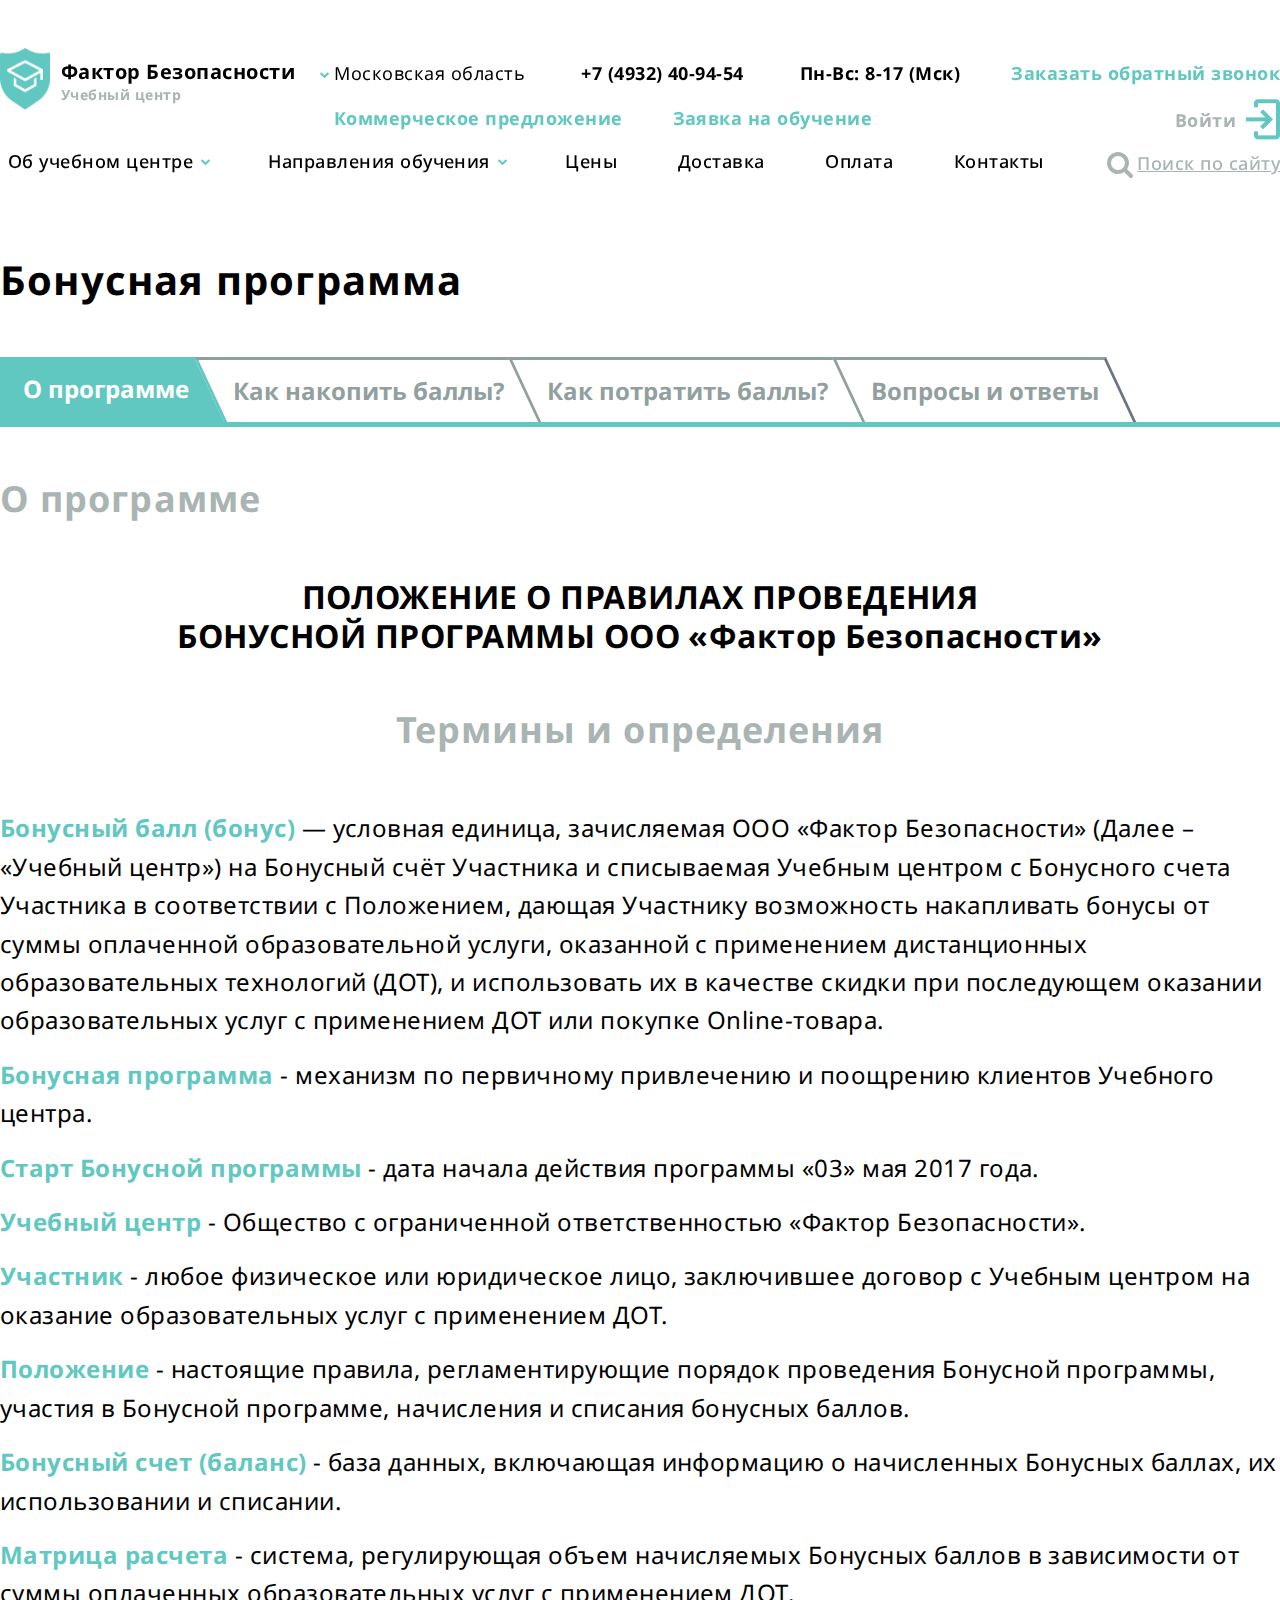
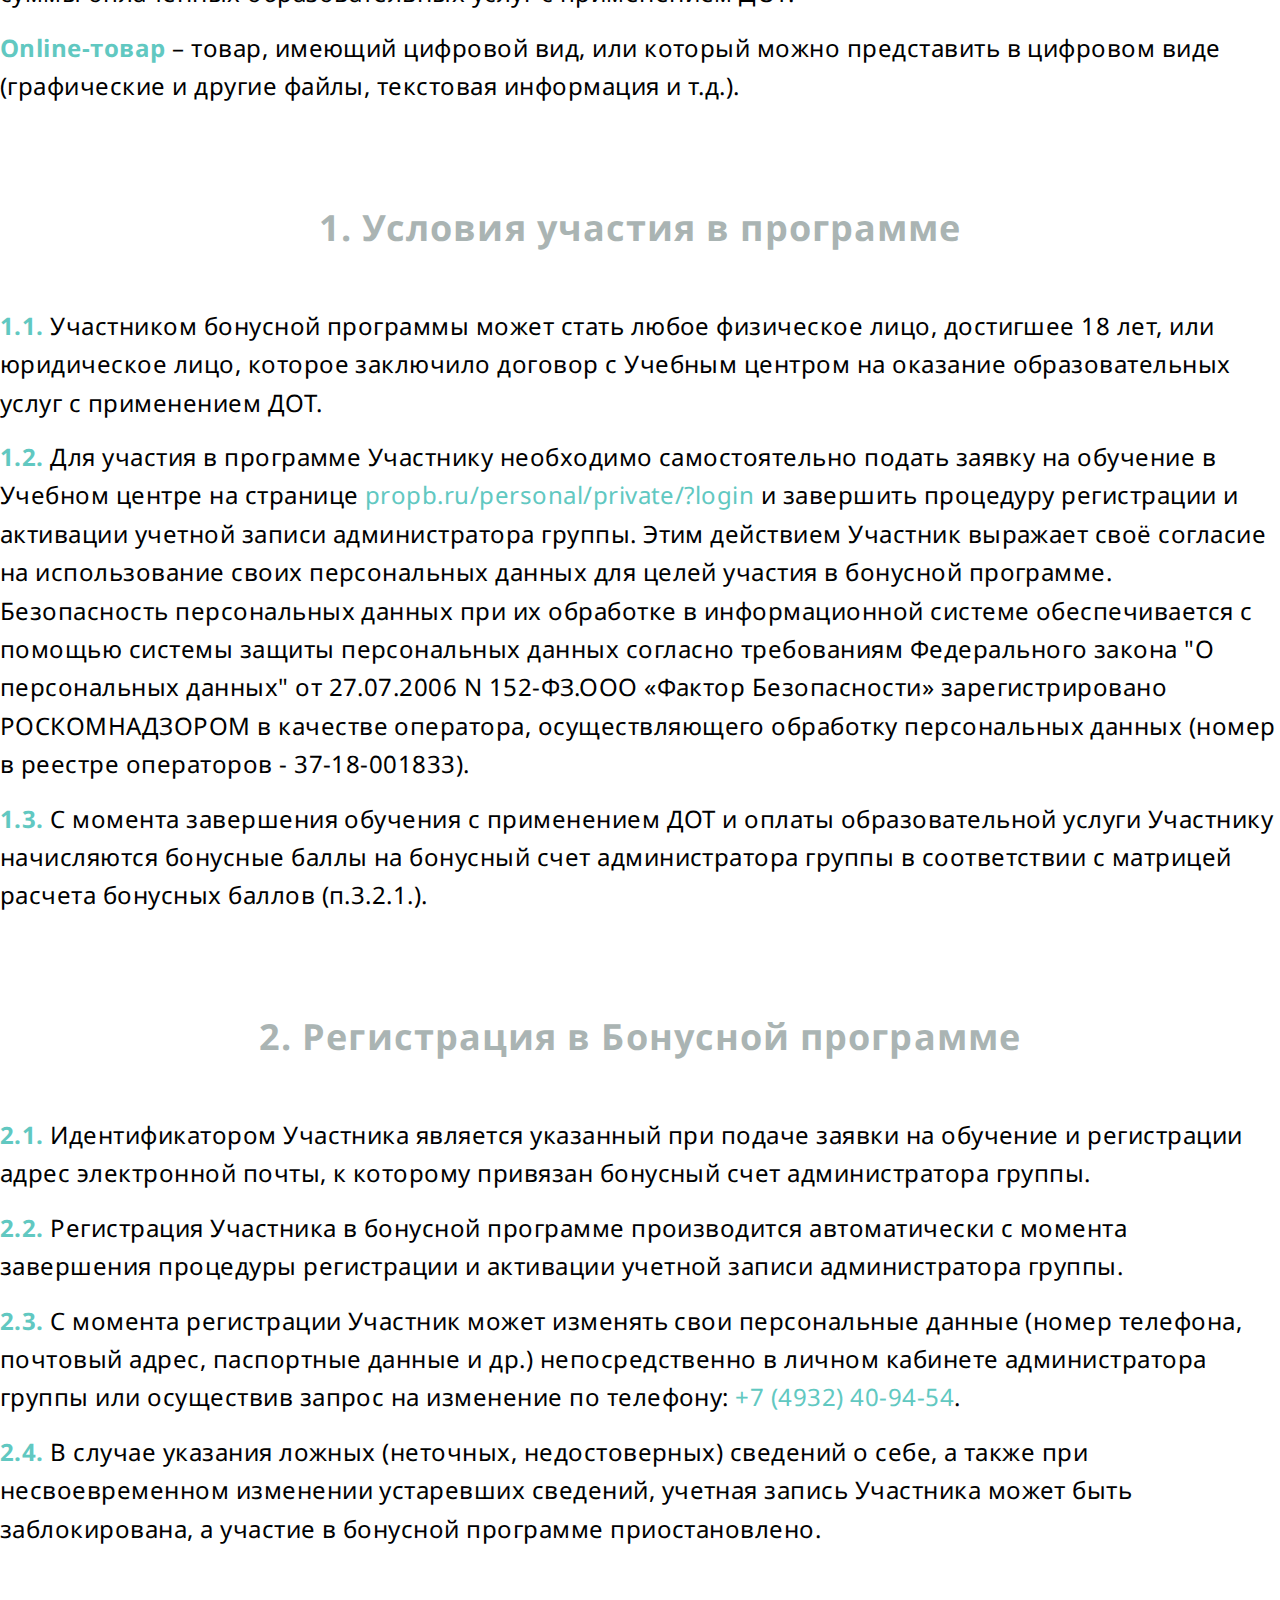
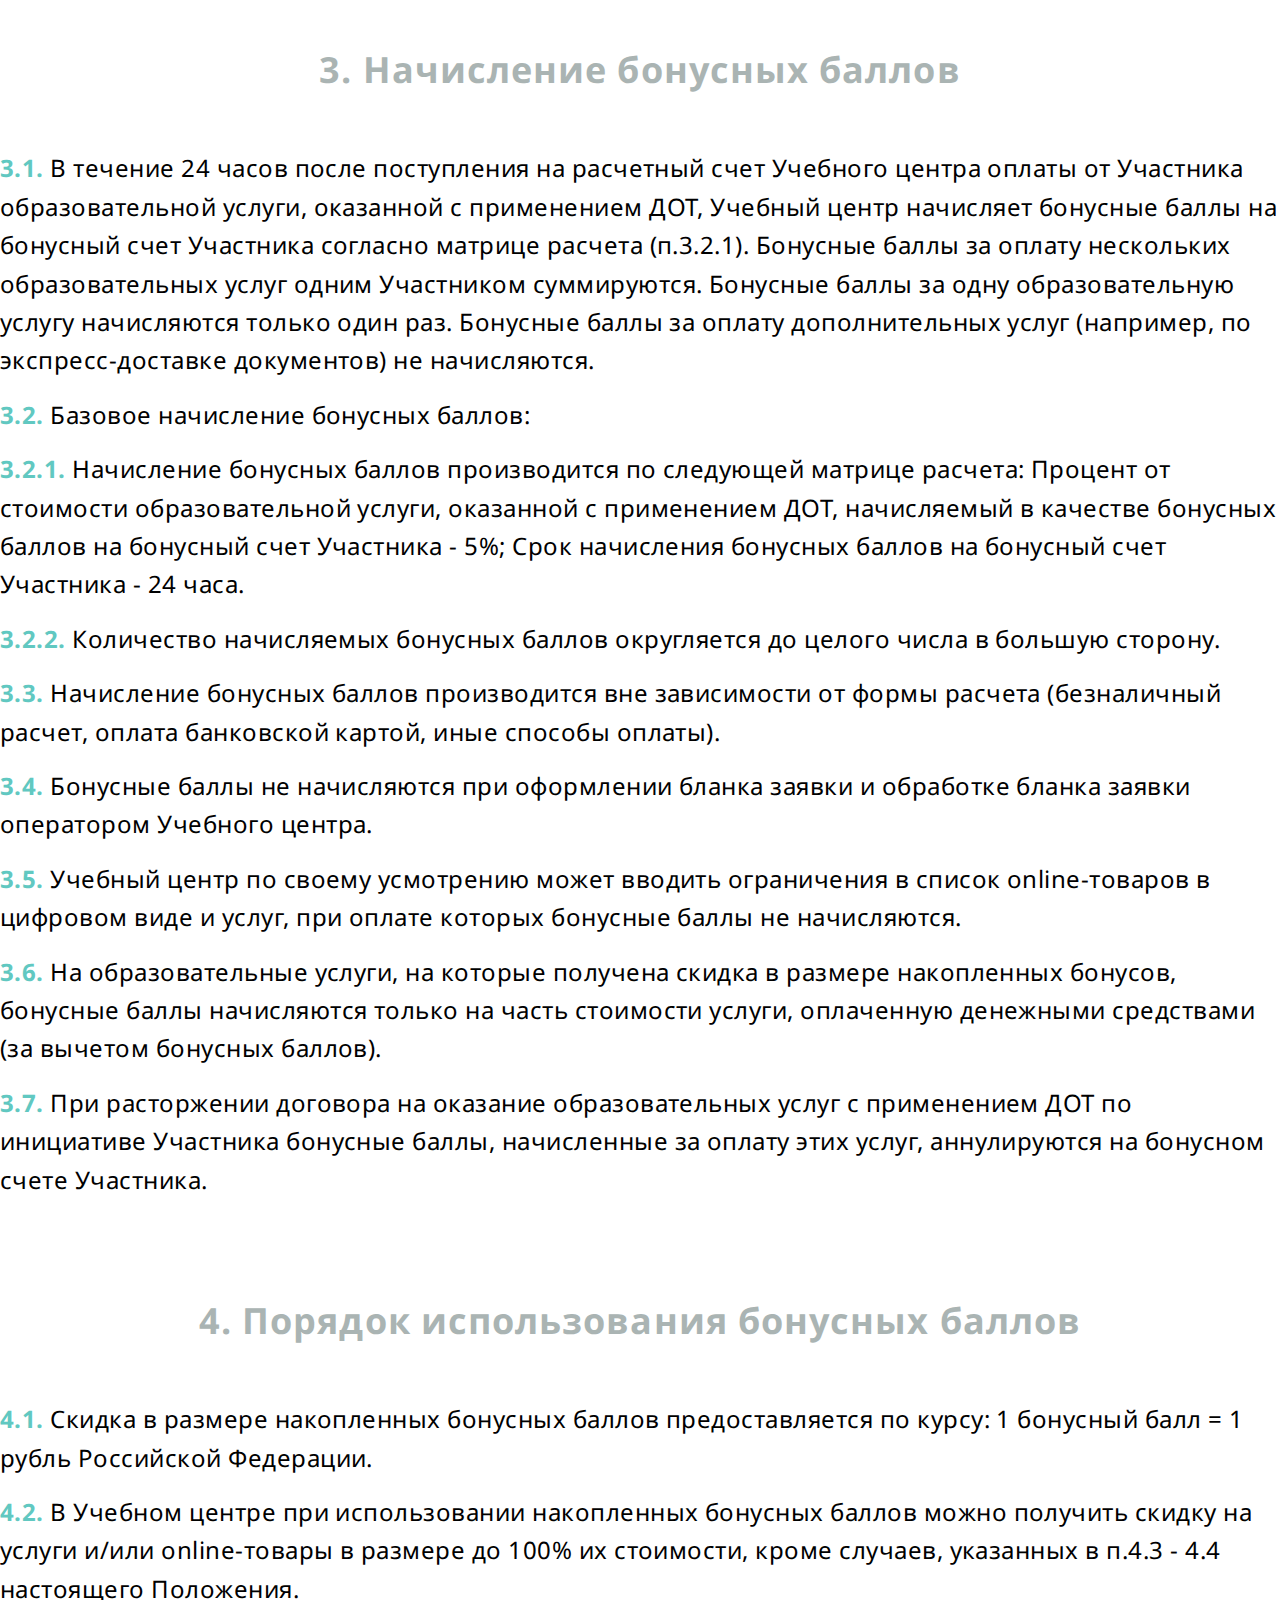
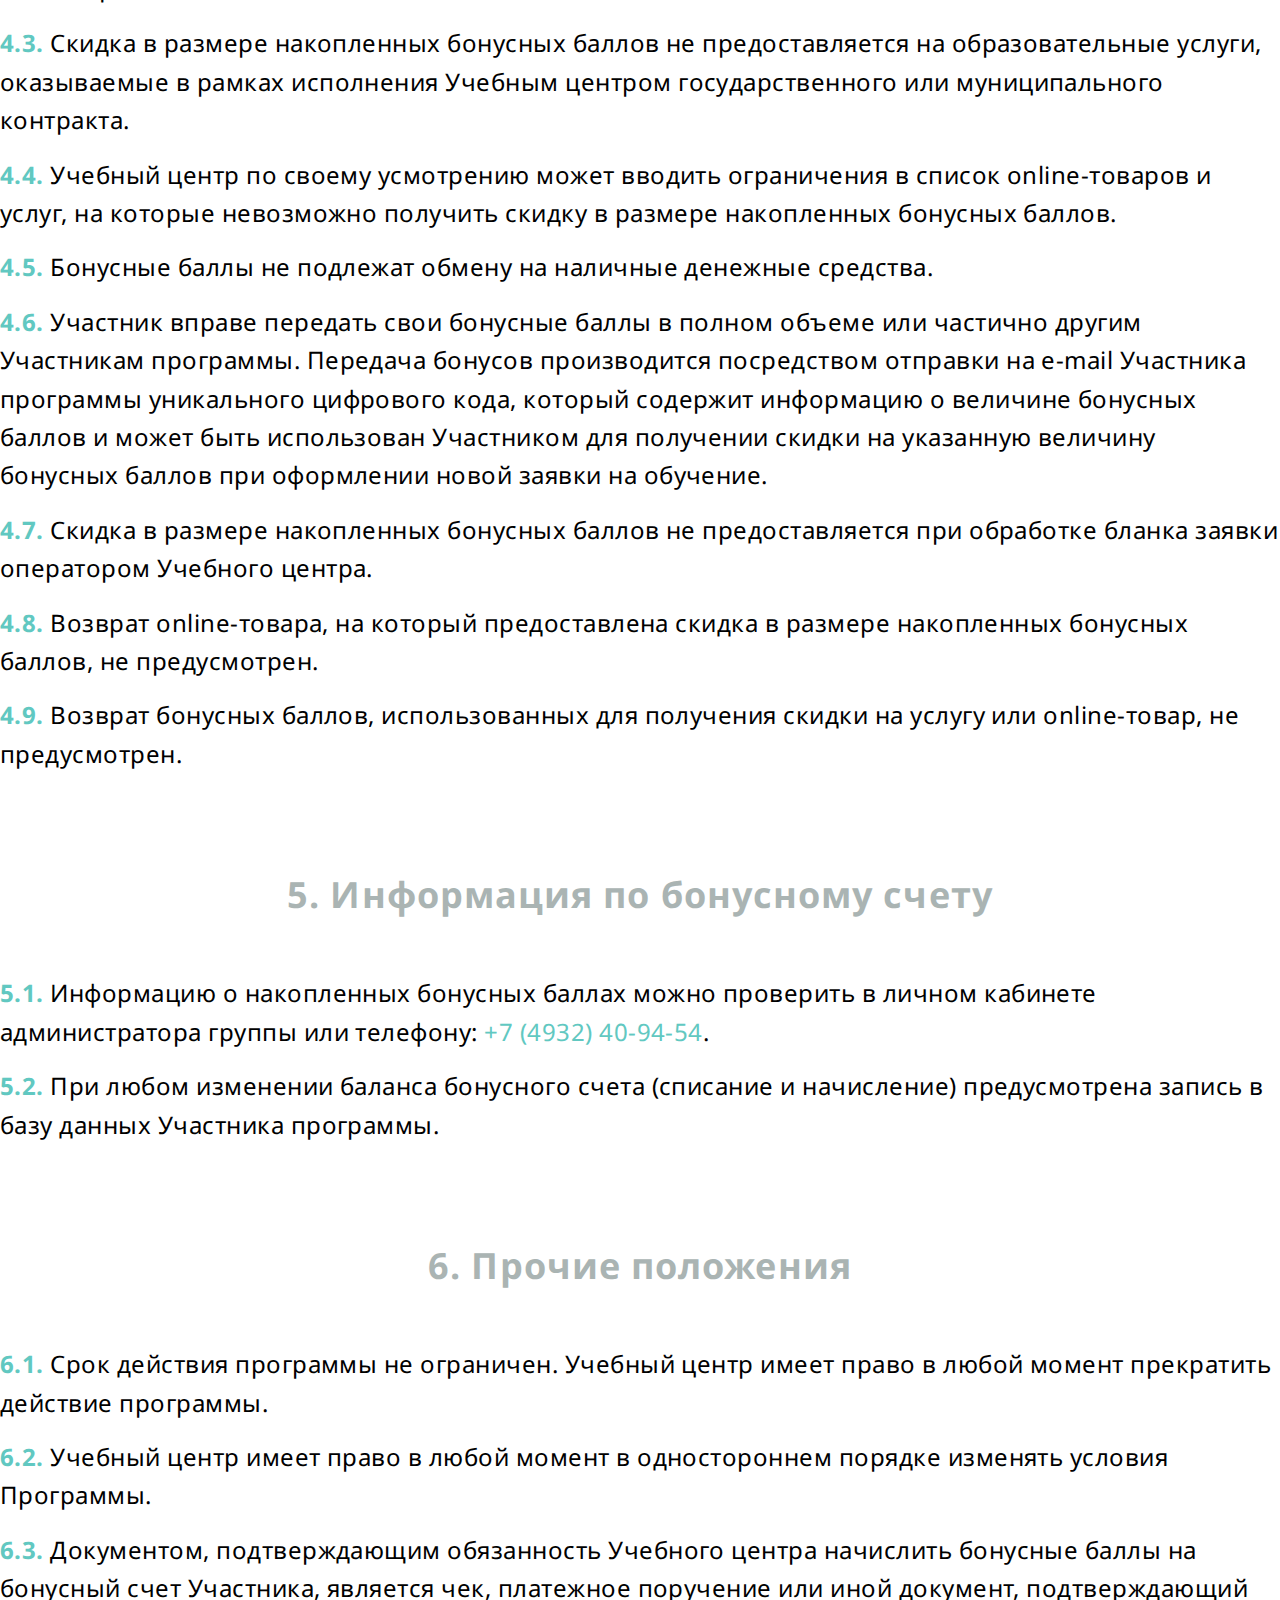
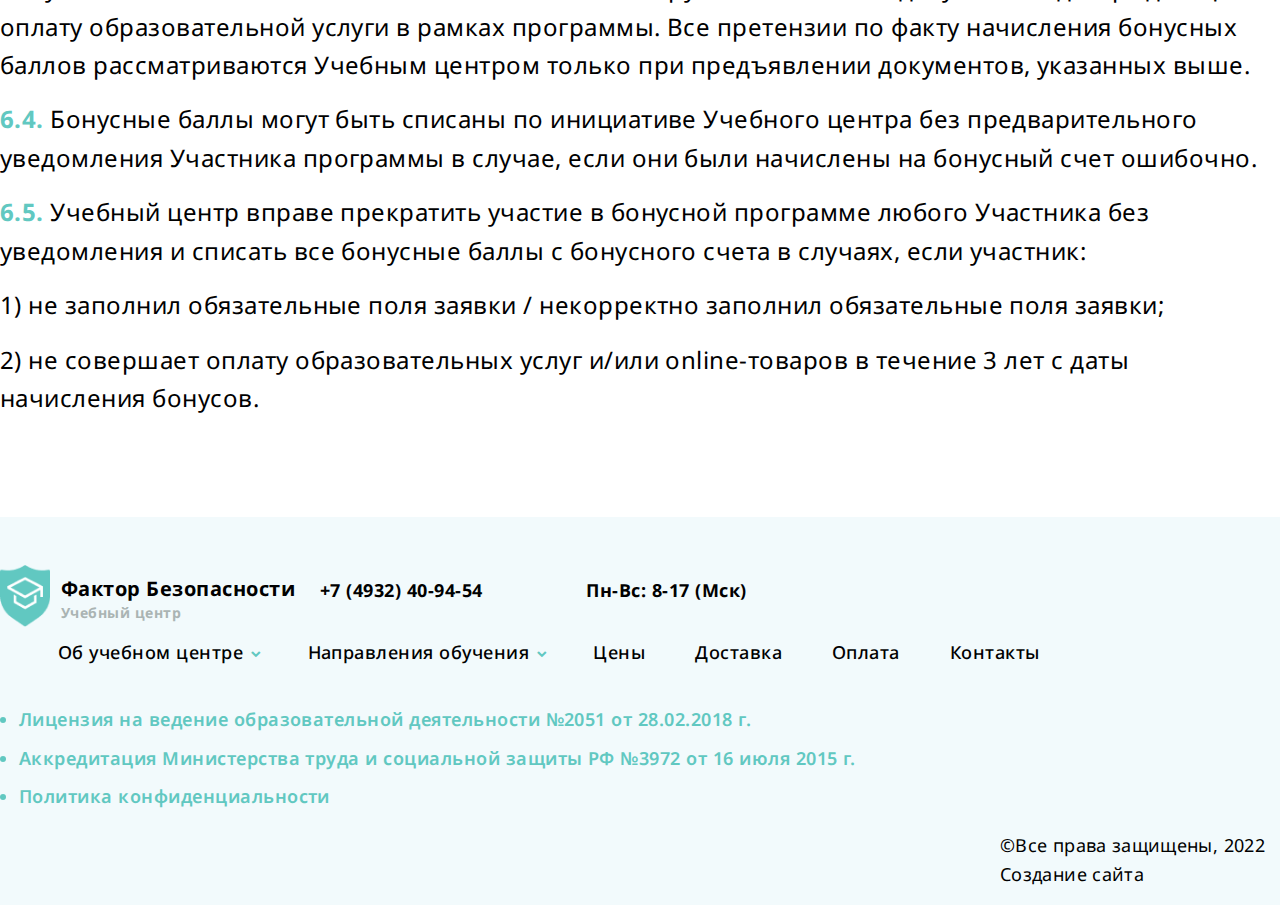
<file: layout/bonus-program/index.html>
<!DOCTYPE html>
<html lang="ru">

<head>
    <meta charset="UTF-8" />
    <meta http-equiv="X-UA-Compatible" content="IE=edge" />
    <meta name="viewport" content="width=device-width, initial-scale=1, shrink-to-fit=no" />
    <link rel="stylesheet" href="/layout/css/bootstrap.min.css" />
    <link rel="stylesheet" href="/layout/css/font-awesome.css" />
    <link rel="stylesheet" href="/layout/css/template_styles.css" />
    <title>fb-dpo.ru</title>
</head>

<body>
    <div class="sticky">
        <header>
            <div class="container-xl">
                <div class="row pt-5">
                    <div class="col-3 p-0">
                        <a href="/">
                            <div class="logo d-flex">
                                <div class="logo_img"></div>
                                <div class="logo_text">
                                    <div class="pt-3 pb-2">Фактор Безопасности</div>
                                    <div>Учебный центр</div>
                                </div>
                            </div>
                        </a>
                    </div>
                    <div class="col-6 p-0 mt-3">
                        <div class="d-flex justify-content-between align-items-center">
                            <div class="select-region d-flex align-items-center">
                                <i class="fa fa-chevron-down text-light-green pr-1" aria-hidden="true"></i>
                                <span>Московская область</span>
                            </div>
                            <div class="header-phone">
                                <a href="tel:+74932409454">+7 (4932) 40-94-54</a>
                            </div>
                            <div class="header-time">Пн-Вс: 8-17 (Мск)</div>
                        </div>
                        <div class="d-flex header-bottom">
                            <div><a href="#">Коммерческое предложение</a></div>
                            <div>
                                <a href="#">Заявка на обучение</a>
                            </div>
                        </div>
                    </div>
                    <div class="col-3 p-0 mt-3 text-right">
                        <div class="callback">
                            <a href="#">Заказать обратный звонок</a>
                        </div>
                        <div class="come-in d-flex justify-content-end">
                            <a href="#" class="d-flex align-items-center">
                                <div>Войти</div>
                            </a>
                        </div>
                    </div>
                </div>
            </div>
        </header>
        <div class="container-xl p-0 pb-5">
            <nav class="navbar navbar-expand-lg p-0">
                <button class="navbar-toggler" type="button" data-toggle="collapse" data-target="#navbarSupportedContent" aria-controls="navbarSupportedContent" aria-expanded="false" aria-label="Переключатель навигации">
            <span class="navbar-toggler-icon"></span>
          </button>

                <div class="collapse navbar-collapse justify-content-between d-flex" id="navbarSupportedContent">
                    <ul class="navbar-nav justify-content-between col-10">
                        <li class="nav-item dropdown d-flex align-items-center">
                            <a class="nav-link dropdown-toggle" href="#" id="navbarDropdown" role="button" data-toggle="dropdown" aria-haspopup="true" aria-expanded="false">
                  Об учебном центре
                </a>
                            <div class="dropdown-menu" aria-labelledby="navbarDropdown">
                                <a class="dropdown-item" href="#"><i class="fa fa-circle" aria-hidden="true"></i>О нас</a
                  >

                  <a class="dropdown-item" href="#"
                    ><i class="fa fa-circle" aria-hidden="true"></i>Документы</a
                  >

                  <a class="dropdown-item" href="#"
                    ><i class="fa fa-circle" aria-hidden="true"></i>Сведения об
                    образовательной организации</a
                  >

                  <a class="dropdown-item" href="#"
                    ><i class="fa fa-circle" aria-hidden="true"></i>Реквизиты</a
                  >

                  <a class="dropdown-item" href="#"
                    ><i class="fa fa-circle" aria-hidden="true"></i
                    >Вопрос-ответ</a
                  >

                  <a class="dropdown-item" href="#"
                    ><i class="fa fa-circle" aria-hidden="true"></i>Бонусная
                    программа</a
                  >
                </div>
                <i
                  class="fa fa-chevron-down text-light-green pr-1"
                  aria-hidden="true"
                ></i>
              </li>

              <li class="nav-item dropdown d-flex align-items-center">
                <a
                  class="nav-link dropdown-toggle"
                  href="#"
                  id="navbarDropdown"
                  role="button"
                  data-toggle="dropdown"
                  aria-haspopup="true"
                  aria-expanded="false"
                >
                  Направления обучения
                </a>
                                <div class="dropdown-menu" aria-labelledby="navbarDropdown">
                                    <a class="dropdown-item" href="#"><i class="fa fa-circle" aria-hidden="true"></i
                    >Пожарно-технический минимум</a
                  >
                  <a class="dropdown-item" href="#"
                    ><i class="fa fa-circle" aria-hidden="true"></i>Повышение
                    квалификации по пожарной безопасности</a
                  >
                  <a class="dropdown-item" href="#"
                    ><i class="fa fa-circle" aria-hidden="true"></i
                    >Профессиональная переподготовка по пожарной безопасности</a
                  >
                </div>
                <i
                  class="fa fa-chevron-down text-light-green pr-1"
                  aria-hidden="true"
                ></i>
              </li>

              <li class="nav-item">
                <a class="nav-link" href="#">Цены</a>
                        </li>
                        <li class="nav-item">
                            <a class="nav-link" href="#"> Доставка</a>
                        </li>
                        <li class="nav-item">
                            <a class="nav-link" href="#">Оплата</a>
                        </li>
                        <li class="nav-item">
                            <a class="nav-link" href="#">Контакты</a>
                        </li>
                    </ul>
                    <div class="position-relative">
                        <form class="nav-search position-absolute mb-0 align-items-center d-none">
                            <i class="fa fa-search pr-1 text-gray position-absolute pl-2" aria-hidden="true"></i>
                            <input class="mr-n2 magic-input" type="search" placeholder="Поиск..." />
                            <button class="text-white border-0">Найти</button>
                        </form>
                        <div class="d-flex text-gray search align-items-center">
                            <i class="fa fa-search pr-1" aria-hidden="true"></i>
                            <a href="#" class="text-gray text-underline magic-link">Поиск по сайту</a
                >
              </div>
            </div>
          </div>
        </nav>
      </div>
    </div>

    <div class="content">
      <div class="container-xl px-0 pt-4">
        <h1>Бонусная программа</h1>
        <div class="collapseBonusProgram d-flex">
          <button
            class=""
            type="button"
            data-toggle="collapse"
            data-target="#collapseBonusProgram1"
            aria-expanded="true"
            aria-controls="collapseBonusProgram1"
          >
            <div>О программе</div>
          </button>

          <button
            class=""
            type="button"
            data-toggle="collapse"
            data-target="#collapseBonusProgram2"
            aria-expanded="false"
            aria-controls="collapseBonusProgram2"
          >
            <div>Как накопить баллы?</div>
          </button>
          <button
            class=""
            type="button"
            data-toggle="collapse"
            data-target="#collapseBonusProgram3"
            aria-expanded="false"
            aria-controls="collapseBonusProgram3"
          >
            <div>Как потратить баллы?</div>
          </button>
          <button
            class=""
            type="button"
            data-toggle="collapse"
            data-target="#collapseBonusProgram4"
            aria-expanded="false"
            aria-controls="collapseBonusProgram4"
          >
            <div>Вопросы и ответы</div>
          </button>
        </div>

        <div id="description" data-default="1">
          <div
            class="collapse show"
            id="collapseBonusProgram1"
            data-parent="#description"
          >
            <div>
              <h2>О программе</h2>
              <h3 class="text-center">
                ПОЛОЖЕНИЕ О ПРАВИЛАХ ПРОВЕДЕНИЯ<br />
                БОНУСНОЙ ПРОГРАММЫ ООО «Фактор Безопасности»
              </h3>
              <div class="h2 text-center">Термины и определения</div>
              <div class="mb-6">
                <p>
                  <span style="color: #61c8c1" class="font-weight-bold"
                    >Бонусный балл (бонус)</span
                  >
                  — условная единица, зачисляемая ООО «Фактор Безопасности»
                  (Далее – «Учебный центр») на Бонусный счёт Участника и
                  списываемая Учебным центром с Бонусного счета Участника в
                  соответствии с Положением, дающая Участнику возможность
                  накапливать бонусы от суммы оплаченной образовательной услуги,
                  оказанной с применением дистанционных образовательных
                  технологий (ДОТ), и использовать их в качестве скидки при
                  последующем оказании образовательных услуг с применением ДОТ
                  или покупке Online-товара.
                </p>
                <p>
                  <span style="color: #61c8c1" class="font-weight-bold"
                    >Бонусная программа</span
                  >
                  - механизм по первичному привлечению и поощрению клиентов
                  Учебного центра.
                </p>
                <p>
                  <span style="color: #61c8c1" class="font-weight-bold"
                    >Старт Бонусной программы</span
                  >
                  - дата начала действия программы «03» мая 2017 года.
                </p>
                <p>
                  <span style="color: #61c8c1" class="font-weight-bold"
                    >Учебный центр</span
                  >
                  - Общество с ограниченной ответственностью «Фактор
                  Безопасности».
                </p>
                <p>
                  <span style="color: #61c8c1" class="font-weight-bold"
                    >Участник</span
                  >
                  - любое физическое или юридическое лицо, заключившее договор с
                  Учебным центром на оказание образовательных услуг с
                  применением ДОТ.
                </p>
                <p>
                  <span style="color: #61c8c1" class="font-weight-bold"
                    >Положение</span
                  >
                  - настоящие правила, регламентирующие порядок проведения
                  Бонусной программы, участия в Бонусной программе, начисления и
                  списания бонусных баллов.
                </p>
                <p>
                  <span style="color: #61c8c1" class="font-weight-bold"
                    >Бонусный счет (баланс)</span
                  >
                  - база данных, включающая информацию о начисленных Бонусных
                  баллах, их использовании и списании.
                </p>
                <p>
                  <span style="color: #61c8c1" class="font-weight-bold"
                    >Матрица расчета</span
                  >
                  - система, регулирующая объем начисляемых Бонусных баллов в
                  зависимости от суммы оплаченных образовательных услуг с
                  применением ДОТ.
                </p>
                <p>
                  <span style="color: #61c8c1" class="font-weight-bold"
                    >Online-товар</span
                  >
                  – товар, имеющий цифровой вид, или который можно представить в
                  цифровом виде (графические и другие файлы, текстовая
                  информация и т.д.).
                </p>
              </div>
              <div class="h2 text-center">1. Условия участия в программе</div>
              <div class="mb-6">
                <p>
                  <span style="color: #61c8c1" class="font-weight-bold"
                    >1.1.</span
                  >
                  Участником бонусной программы может стать любое физическое
                  лицо, достигшее 18 лет, или юридическое лицо, которое
                  заключило договор с Учебным центром на оказание
                  образовательных услуг с применением ДОТ.
                </p>
                <p>
                  <span style="color: #61c8c1" class="font-weight-bold"
                    >1.2.</span
                  >
                  Для участия в программе Участнику необходимо самостоятельно
                  подать заявку на обучение в Учебном центре на странице
                  <a href="">propb.ru/personal/private/?login</a> и завершить процедуру регистрации и активации учетной записи администратора группы. Этим действием Участник выражает своё согласие на использование своих персональных
                            данных для целей участия в бонусной программе. Безопасность персональных данных при их обработке в информационной системе обеспечивается с помощью системы защиты персональных данных согласно требованиям Федерального закона
                            "О персональных данных" от 27.07.2006 N 152-ФЗ.ООО «Фактор Безопасности» зарегистрировано РОСКОМНАДЗОРОМ в качестве оператора, осуществляющего обработку персональных данных (номер в реестре операторов - 37-18-001833).
                            </p>
                            <p>
                                <span style="color: #61c8c1" class="font-weight-bold">1.3.</span
                  >
                  С момента завершения обучения с применением ДОТ и оплаты
                  образовательной услуги Участнику начисляются бонусные баллы на
                  бонусный счет администратора группы в соответствии с матрицей
                  расчета бонусных баллов (п.3.2.1.).
                </p>
              </div>
              <div class="h2 text-center">
                2. Регистрация в Бонусной программе
              </div>
              <div class="mb-6">
                <p>
                  <span style="color: #61c8c1" class="font-weight-bold"
                    >2.1.</span
                  >
                  Идентификатором Участника является указанный при подаче заявки
                  на обучение и регистрации адрес электронной почты, к которому
                  привязан бонусный счет администратора группы.
                </p>
                <p>
                  <span style="color: #61c8c1" class="font-weight-bold"
                    >2.2.</span
                  >
                  Регистрация Участника в бонусной программе производится
                  автоматически с момента завершения процедуры регистрации и
                  активации учетной записи администратора группы.
                </p>
                <p>
                  <span style="color: #61c8c1" class="font-weight-bold"
                    >2.3.</span
                  >
                  С момента регистрации Участник может изменять свои
                  персональные данные (номер телефона, почтовый адрес,
                  паспортные данные и др.) непосредственно в личном кабинете
                  администратора группы или осуществив запрос на изменение по
                  телефону: <a href="tel:+74932409454">+7 (4932) 40-94-54</a>.
                </p>
                <p>
                  <span style="color: #61c8c1" class="font-weight-bold"
                    >2.4.</span
                  >
                  В случае указания ложных (неточных, недостоверных) сведений о
                  себе, а также при несвоевременном изменении устаревших
                  сведений, учетная запись Участника может быть заблокирована, а
                  участие в бонусной программе приостановлено.
                </p>
              </div>
              <div class="h2 text-center">3. Начисление бонусных баллов</div>
              <div class="mb-6">
                <p>
                  <span style="color: #61c8c1" class="font-weight-bold"
                    >3.1.</span
                  >
                  В течение 24 часов после поступления на расчетный счет
                  Учебного центра оплаты от Участника образовательной услуги,
                  оказанной с применением ДОТ, Учебный центр начисляет бонусные
                  баллы на бонусный счет Участника согласно матрице расчета
                  (п.3.2.1). Бонусные баллы за оплату нескольких образовательных
                  услуг одним Участником суммируются. Бонусные баллы за одну
                  образовательную услугу начисляются только один раз. Бонусные
                  баллы за оплату дополнительных услуг (например, по
                  экспресс-доставке документов) не начисляются.
                </p>
                <p>
                  <span style="color: #61c8c1" class="font-weight-bold"
                    >3.2.</span
                  >
                  Базовое начисление бонусных баллов:
                </p>
                <p>
                  <span style="color: #61c8c1" class="font-weight-bold"
                    >3.2.1.</span
                  >
                  Начисление бонусных баллов производится по следующей матрице
                  расчета: Процент от стоимости образовательной услуги,
                  оказанной с применением ДОТ, начисляемый в качестве бонусных
                  баллов на бонусный счет Участника - 5%; Срок начисления
                  бонусных баллов на бонусный счет Участника - 24 часа.
                </p>
                <p>
                  <span style="color: #61c8c1" class="font-weight-bold"
                    >3.2.2.</span
                  >
                  Количество начисляемых бонусных баллов округляется до целого
                  числа в большую сторону.
                </p>
                <p>
                  <span style="color: #61c8c1" class="font-weight-bold"
                    >3.3.</span
                  >
                  Начисление бонусных баллов производится вне зависимости от
                  формы расчета (безналичный расчет, оплата банковской картой,
                  иные способы оплаты).
                </p>
                <p>
                  <span style="color: #61c8c1" class="font-weight-bold"
                    >3.4.</span
                  >
                  Бонусные баллы не начисляются при оформлении бланка заявки и
                  обработке бланка заявки оператором Учебного центра.
                </p>
                <p>
                  <span style="color: #61c8c1" class="font-weight-bold"
                    >3.5.</span
                  >
                  Учебный центр по своему усмотрению может вводить ограничения в
                  список online-товаров в цифровом виде и услуг, при оплате
                  которых бонусные баллы не начисляются.
                </p>
                <p>
                  <span style="color: #61c8c1" class="font-weight-bold"
                    >3.6.</span
                  >
                  На образовательные услуги, на которые получена скидка в
                  размере накопленных бонусов, бонусные баллы начисляются только
                  на часть стоимости услуги, оплаченную денежными средствами (за
                  вычетом бонусных баллов).
                </p>
                <p>
                  <span style="color: #61c8c1" class="font-weight-bold"
                    >3.7.</span
                  >
                  При расторжении договора на оказание образовательных услуг с
                  применением ДОТ по инициативе Участника бонусные баллы,
                  начисленные за оплату этих услуг, аннулируются на бонусном
                  счете Участника.
                </p>
              </div>
              <div class="h2 text-center">
                4. Порядок использования бонусных баллов
              </div>
              <div class="mb-6">
                <p>
                  <span style="color: #61c8c1" class="font-weight-bold"
                    >4.1.</span
                  >
                  Скидка в размере накопленных бонусных баллов предоставляется
                  по курсу: 1 бонусный балл = 1 рубль Российской Федерации.
                </p>
                <p>
                  <span style="color: #61c8c1" class="font-weight-bold"
                    >4.2.</span
                  >
                  В Учебном центре при использовании накопленных бонусных баллов
                  можно получить скидку на услуги и/или online-товары в размере
                  до 100% их стоимости, кроме случаев, указанных в п.4.3 - 4.4
                  настоящего Положения.
                </p>
                <p>
                  <span style="color: #61c8c1" class="font-weight-bold"
                    >4.3.</span
                  >
                  Скидка в размере накопленных бонусных баллов не
                  предоставляется на образовательные услуги, оказываемые в
                  рамках исполнения Учебным центром государственного или
                  муниципального контракта.
                </p>
                <p>
                  <span style="color: #61c8c1" class="font-weight-bold"
                    >4.4.</span
                  >
                  Учебный центр по своему усмотрению может вводить ограничения в
                  список online-товаров и услуг, на которые невозможно получить
                  скидку в размере накопленных бонусных баллов.
                </p>
                <p>
                  <span style="color: #61c8c1" class="font-weight-bold"
                    >4.5.</span
                  >
                  Бонусные баллы не подлежат обмену на наличные денежные
                  средства.
                </p>
                <p>
                  <span style="color: #61c8c1" class="font-weight-bold"
                    >4.6.</span
                  >
                  Участник вправе передать свои бонусные баллы в полном объеме
                  или частично другим Участникам программы. Передача бонусов
                  производится посредством отправки на e-mail Участника
                  программы уникального цифрового кода, который содержит
                  информацию о величине бонусных баллов и может быть использован
                  Участником для получении скидки на указанную величину бонусных
                  баллов при оформлении новой заявки на обучение.
                </p>
                <p>
                  <span style="color: #61c8c1" class="font-weight-bold"
                    >4.7.</span
                  >
                  Скидка в размере накопленных бонусных баллов не
                  предоставляется при обработке бланка заявки оператором
                  Учебного центра.
                </p>
                <p>
                  <span style="color: #61c8c1" class="font-weight-bold"
                    >4.8.</span
                  >
                  Возврат online-товара, на который предоставлена скидка в
                  размере накопленных бонусных баллов, не предусмотрен.
                </p>
                <p>
                  <span style="color: #61c8c1" class="font-weight-bold"
                    >4.9.</span
                  >
                  Возврат бонусных баллов, использованных для получения скидки
                  на услугу или online-товар, не предусмотрен.
                </p>
              </div>
              <div class="h2 text-center">5. Информация по бонусному счету</div>
              <div class="mb-6">
                <p>
                  <span style="color: #61c8c1" class="font-weight-bold"
                    >5.1.</span
                  >
                  Информацию о накопленных бонусных баллах можно проверить в
                  личном кабинете администратора группы или телефону:
                  <a href="tel:+74932409454">+7 (4932) 40-94-54</a>.
                </p>
                <p>
                  <span style="color: #61c8c1" class="font-weight-bold"
                    >5.2.</span
                  >
                  При любом изменении баланса бонусного счета (списание и
                  начисление) предусмотрена запись в базу данных Участника
                  программы.
                </p>
              </div>
              <div class="h2 text-center">6. Прочие положения</div>
              <div class="mb-6">
                <p>
                  <span style="color: #61c8c1" class="font-weight-bold"
                    >6.1.</span
                  >
                  Срок действия программы не ограничен. Учебный центр имеет
                  право в любой момент прекратить действие программы.
                </p>
                <p>
                  <span style="color: #61c8c1" class="font-weight-bold"
                    >6.2.</span
                  >
                  Учебный центр имеет право в любой момент в одностороннем
                  порядке изменять условия Программы.
                </p>
                <p>
                  <span style="color: #61c8c1" class="font-weight-bold"
                    >6.3.</span
                  >
                  Документом, подтверждающим обязанность Учебного центра
                  начислить бонусные баллы на бонусный счет Участника, является
                  чек, платежное поручение или иной документ, подтверждающий
                  оплату образовательной услуги в рамках программы. Все
                  претензии по факту начисления бонусных баллов рассматриваются
                  Учебным центром только при предъявлении документов, указанных
                  выше.
                </p>
                <p>
                  <span style="color: #61c8c1" class="font-weight-bold"
                    >6.4.</span
                  >
                  Бонусные баллы могут быть списаны по инициативе Учебного
                  центра без предварительного уведомления Участника программы в
                  случае, если они были начислены на бонусный счет ошибочно.
                </p>
                <p>
                  <span style="color: #61c8c1" class="font-weight-bold"
                    >6.5.</span
                  >
                  Учебный центр вправе прекратить участие в бонусной программе
                  любого Участника без уведомления и списать все бонусные баллы
                  с бонусного счета в случаях, если участник:
                </p>
                <p>
                  1) не заполнил обязательные поля заявки / некорректно заполнил
                  обязательные поля заявки;
                </p>
                <p>
                  2) не совершает оплату образовательных услуг и/или
                  online-товаров в течение 3 лет с даты начисления бонусов.
                </p>
              </div>
            </div>
          </div>
          <div
            class="collapse"
            id="collapseBonusProgram2"
            data-parent="#description"
          >
            <div>
              <h2>Как накопить баллы?</h2>
              <div>
                Бонусная программа Учебного центра «Фактор Безопасности»
                позволяет каждому зарегистрированному пользователю накапливать
                бонусные баллы!
              </div>
              <div class="mb-6">
                <p>
                  <span style="color: #61c8c1" class="font-weight-bold"
                    >1.</span
                  >
                  Заполнив заявку на обучение с применением дистанционных
                  образовательных технологий, вы автоматически становитесь
                  участником "Бонусной программы".
                </p>
                <p>
                  <span style="color: #61c8c1" class="font-weight-bold"
                    >2.</span
                  >
                  Проходите обучение и получайте
                  <span style="color: #61c8c1" class="font-weight-bold"
                    >гарантировано до 5% бонусами</span
                  >
                  от стоимости на свой бонусный счет.
                </p>
                <p>
                  <span style="color: #61c8c1" class="font-weight-bold"
                    >3.</span
                  >
                  Информация об активных бонусах и сроке их действия всегда
                  доступна в вашем <a href="">Личном кабинете</a> .
                </p>
              </div>

              <div class="row mb-6">
                <div class="col-12 col-md d-flex">
                  <div class="block d-flex flex-column">
                    <div class="tag text-uppercase">шаг 1</div>
                    <div class="img">
                      <img
                        src="/layout/img/step-bonus1.png"
                        loading="lazy"
                        alt="step-bonus1"
                      />
                    </div>
                    <div class="text text-uppercase">ЗАПОЛНИТЕ ЗАЯВКУ</div>
                    <div class="text2">
                      Заполните заявку на дистанционное обучение
                    </div>
                  </div>
                  <i
                    class="fa fa-chevron-right text-light-green pl-3"
                    aria-hidden="true"
                  ></i>
                </div>
                <div class="col-12 col-md d-flex">
                  <div class="block d-flex flex-column">
                    <div class="tag text-uppercase">шаг 2</div>
                    <div class="img">
                      <img
                        src="/layout/img/step-bonus2.png"
                        loading="lazy"
                        alt="step-bonus2"
                      />
                    </div>
                    <div class="text text-uppercase">Пройдите обучение</div>
                    <div class="text2">
                      Завершите обучение, сдайте экзамен и оплатите выбранный
                      учебный курс
                    </div>
                  </div>
                  <i
                    class="fa fa-chevron-right text-light-green pl-3"
                    aria-hidden="true"
                  ></i>
                </div>
                <div class="col-12 col-md d-flex">
                  <div class="block d-flex flex-column">
                    <div class="tag text-uppercase">шаг 3</div>
                    <div class="img">
                      <img
                        src="/layout/img/step-bonus3.png"
                        loading="lazy"
                        alt="step-bonus3"
                      />
                    </div>
                    <div class="text text-uppercase">накапливайте бонусы</div>
                    <div class="text2">
                      Получайте гарантированно 5% бонусов от стоимости обучения
                      на свой бонусный счет
                    </div>
                  </div>
                  <i
                    class="fa fa-chevron-right text-light-green pl-3"
                    aria-hidden="true"
                  ></i>
                </div>
                <div class="col-12 col-md d-flex">
                  <div class="block d-flex flex-column">
                    <div class="tag text-uppercase">шаг 4</div>
                    <div class="img">
                      <img
                        src="/layout/img/step-bonus4.png"
                        loading="lazy"
                        alt="step-bonus4"
                      />
                    </div>
                    <div class="text text-uppercase">
                      расплачивайтесь бонусами
                    </div>
                    <div class="text2">
                      Накопленными бонусами вы можете оплатить до 100% стоимости
                      других курсов или потратить бонусы в интернет-магазине
                      <a href="" target="_blank">otb-market.ru</a>
                    </div>
                  </div>
                </div>
              </div>
              <div class="mb-6">
                <a
                  href=""
                  class="d-flex justify-content-center text-center text-white"
                >
                  <div class="application-for-training mb-0">
                    Заполнить заявку
                  </div>
                </a>
              </div>
            </div>
          </div>
          <div
            class="collapse"
            id="collapseBonusProgram3"
            data-parent="#description"
          >
            <div class="mb-6">
              <h2>Как потратить баллы?</h2>
              <div>
                <p>Посмотрите, на что можно потратить бонусные баллы:</p>
                <p>
                  <span style="color: #61c8c1" class="font-weight-bold"
                    >1.</span
                  >
                  Бонусные баллы можно использовать для получения скидки в
                  размере до 100% от стоимости дистанционного обучения в УЦ
                  «Фактор Безопасности».
                </p>
                <p>
                  <span style="color: #61c8c1" class="font-weight-bold"
                    >2.</span
                  >
                  Бонусные баллы можно потратить на покупку online-товаров в
                  интернет-магазине
                  <a href="https://otb-market.ru/" target="_blank"
                    >OTB-MARKET.RU</a
                  >
                  .
                </p>
                <p>
                  <span style="color: #61c8c1" class="font-weight-bold"
                    >3.</span
                  >
                  Бонусные баллы можно обменять на
                  <span style="color: #61c8c1"
                    >Подарочную Карту номиналом 300 рублей</span
                  >
                  или
                  <span style="color: #61c8c1">500 рублей</span> от нашего партнера - интернет-магазина OZON.RU.
                            </p>
                            <p>
                                <span style="color: #61c8c1" class="font-weight-bold">4.</span
                  >
                  Бонусные баллы можно подарить своим друзьям и знакомым. В
                  своем личном кабинете используйте кнопку
                  <span style="color: #61c8c1">"Подарить бонусы"</span> и укажите e-mail человека, которому вы хотите подарить бонусы.
                            </p>
                        </div>
                    </div>
                    </div>
                    <div class="collapse" id="collapseBonusProgram4" data-parent="#description">
                        <div>
                            <h2>Вопросы и ответы</h2>
                            <div>
                                <div class="h4 text-gray">
                                    1. Как начисляются бонусные баллы?
                                </div>
                                <div class="mb-6">
                                    Бонусные баллы начисляются на бонусный счет Участника в течение <span style="color: #61c8c1">24 часов</span> после поступления на расчетный счет Учебного центра оплаты от Участника образовательной услуги, оказанной
                                    с применением ДОТ. Количество бонусных баллов составляет
                                    <span style="color: #61c8c1">5%</span> от стоимости услуги.
                                </div>
                                <div class="h4 text-gray">2. Как потратить бонусные баллы?</div>
                                <div class="mb-6">
                                    <p>
                                        <span style="color: #61c8c1">1 бонус = 1 рублю.</span>
                                    </p>
                                    <p>
                                        <span style="color: #61c8c1" class="font-weight-bold">1.</span
                    >
                    Бонусные баллы можно использовать для получения скидки в
                    размере до 100% от стоимости дистанционного обучения в ООО
                    «Фактор Безопасности».
                  </p>
                  <p>
                    <span style="color: #61c8c1" class="font-weight-bold"
                      >2</span
                    >. Бонусные баллы можно потратить на покупку Online-товаров
                    в интернет-магазине
                    <a href="https://otb-market.ru/" target="_blank"
                      >OTB-MARKET.RU</a
                    >.
                  </p>
                  <p>
                    <span style="color: #61c8c1" class="font-weight-bold"
                      >3.</span
                    >
                    Бонусные баллы можно обменять на
                    <span style="color: #61c8c1"
                      >Подарочную Карту номиналом 300 рублей</span
                    >
                    или <span style="color: #61c8c1">500 рублей</span> от нашего партнера - интернет-магазина OZON.RU.
                                    </p>
                                </div>
                                <div class="h4 text-gray">
                                    3. Можно ли обменять бонусные баллы на рубли?
                                </div>
                                <div class="mb-6">
                                    Бонусные баллы
                                    <span style="color: #61c8c1">не подлежат обмену</span> на наличные денежные средства.
                                </div>
                                <div class="h4 text-gray">
                                    4. Как узнать о количестве бонусных баллов?
                                </div>
                                <div class="mb-6">
                                    Количество накопленных бонусных баллов, доступных для использования, отражается в Вашем
                                    <a href="">Личном кабинете</a>.
                                </div>
                                <div class="h4 text-gray">
                                    5. Срок действия бонусных баллов?
                                </div>
                                <div class="mb-6">
                                    Бонусные баллы действительны
                                    <span style="color: #61c8c1">в течение 3 лет</span> со дня начисления. В случае неиспользования бонусных баллов в указанный срок они сгорают и восстановлению не подлежат.
                                </div>
                            </div>
                        </div>
                    </div>
                    </div>
                </div>
        </div>

        <footer>
            <div class="container-xl">
                <div class="row pt-5 pb-2">
                    <div class="col-3 p-0">
                        <a href="/">
                            <div class="logo d-flex">
                                <div class="logo_img"></div>
                                <div class="logo_text">
                                    <div class="pt-3 pb-2">Фактор Безопасности</div>
                                    <div>Учебный центр</div>
                                </div>
                            </div>
                        </a>
                    </div>
                    <div class="col-4 mt-3 p-0">
                        <div class="d-flex justify-content-between align-items-center">
                            <div class="header-phone">
                                <a href="tel:+74932409454">+7 (4932) 40-94-54</a>
                            </div>
                            <div class="header-time">Пн-Вс: 8-17 (Мск)</div>
                        </div>
                    </div>
                </div>
                <div class="nav-footer">
                    <nav class="navbar navbar-expand-lg p-0">
                        <button class="navbar-toggler" type="button" data-toggle="collapse" data-target="#navbarFooter" aria-controls="navbarFooter" aria-expanded="false" aria-label="Переключатель навигации">
              <span class="navbar-toggler-icon"></span>
            </button>

                        <div class="collapse navbar-collapse justify-content-between d-flex" id="navbarFooter">
                            <ul class="navbar-nav justify-content-between col-10">
                                <li class="nav-item dropdown d-flex align-items-center">
                                    <a class="nav-link dropdown-toggle" href="#" id="navbarDropdown" role="button" data-toggle="dropdown" aria-haspopup="true" aria-expanded="false">
                    Об учебном центре
                  </a>
                                    <div class="dropdown-menu" aria-labelledby="navbarDropdown">
                                        <a class="dropdown-item" href="#"><i class="fa fa-circle" aria-hidden="true"></i>О нас</a
                    >

                    <a class="dropdown-item" href="#"
                      ><i class="fa fa-circle" aria-hidden="true"></i
                      >Документы</a
                    >

                    <a class="dropdown-item" href="#"
                      ><i class="fa fa-circle" aria-hidden="true"></i>Сведения
                      об образовательной организации</a
                    >

                    <a class="dropdown-item" href="#"
                      ><i class="fa fa-circle" aria-hidden="true"></i
                      >Реквизиты</a
                    >

                    <a class="dropdown-item" href="#"
                      ><i class="fa fa-circle" aria-hidden="true"></i
                      >Вопрос-ответ</a
                    >

                    <a class="dropdown-item" href="#"
                      ><i class="fa fa-circle" aria-hidden="true"></i>Бонусная
                      программа</a
                    >
                  </div>
                  <i
                    class="fa fa-chevron-down text-light-green pr-1"
                    aria-hidden="true"
                  ></i>
                </li>

                <li class="nav-item dropdown d-flex align-items-center">
                  <a
                    class="nav-link dropdown-toggle"
                    href="#"
                    id="navbarDropdown"
                    role="button"
                    data-toggle="dropdown"
                    aria-haspopup="true"
                    aria-expanded="false"
                  >
                    Направления обучения
                  </a>
                                        <div class="dropdown-menu" aria-labelledby="navbarDropdown">
                                            <a class="dropdown-item" href="#"><i class="fa fa-circle" aria-hidden="true"></i
                      >Пожарно-технический минимум</a
                    >
                    <a class="dropdown-item" href="#"
                      ><i class="fa fa-circle" aria-hidden="true"></i>Повышение
                      квалификации по пожарной безопасности</a
                    >
                    <a class="dropdown-item" href="#"
                      ><i class="fa fa-circle" aria-hidden="true"></i
                      >Профессиональная переподготовка по пожарной
                      безопасности</a
                    >
                  </div>
                  <i
                    class="fa fa-chevron-down text-light-green pr-1"
                    aria-hidden="true"
                  ></i>
                </li>

                <li class="nav-item">
                  <a class="nav-link" href="#">Цены</a>
                                </li>
                                <li class="nav-item">
                                    <a class="nav-link" href="#"> Доставка</a>
                                </li>
                                <li class="nav-item">
                                    <a class="nav-link" href="#">Оплата</a>
                                </li>
                                <li class="nav-item">
                                    <a class="nav-link" href="#">Контакты</a>
                                </li>
                            </ul>
                            </div>
                    </nav>
                    </div>
                    <div class="list-in-footer pt-4">
                        <ul class="pl-1">
                            <li>
                                <a href="http://">Лицензия на ведение образовательной деятельности №2051 от
                28.02.2018 г.</a
              >
            </li>
            <li>
              <a href="http://"
                >Аккредитация Министерства труда и социальной защиты РФ №3972 от
                16 июля 2015 г.</a
              >
            </li>
            <li>
              <a href="http://">Политика конфиденциальности</a>
                            </li>
                        </ul>
                    </div>
                    <div class="nord-soft d-flex flex-column align-items-end pb-3">
                        <div>
                            <div>©Все права защищены, 2022</div>
                            <div class="nord-soft_logo">
                                <a class="text-decoration-none" href="https://nordsoftware.ru/">
                                    <span class="pr-2">Создание сайта</span>
                                    <img src="/layout/img/nord-soft.png" loading="lazy" alt="nord-soft" />
                                </a>
                            </div>
                        </div>
                    </div>
                    </div>
        </footer>

        <script src="/layout/js/jquery-3.5.1.min.js"></script>
        <script src="/layout/js/popper.min.js"></script>
        <script src="/layout/js/bootstrap.min.js"></script>
        <script>
            $(document).ready(function() {
                $(".magic-link").click(function() {
                    $(".nav-search").toggleClass("d-flex").toggleClass("d-none");
                    $(".magic-input").focus();
                    $(".search").toggleClass("d-flex").toggleClass("d-none");
                });
                $(document).mouseup(function(e) {
                    var container = $(".nav-search");
                    if (container.has(e.target).length === 0) {
                        container.addClass("d-none").removeClass("d-flex");
                        $(".search").addClass("d-flex").removeClass("d-none");
                    }
                });
            });
        </script>
</body>

</html>
</file>
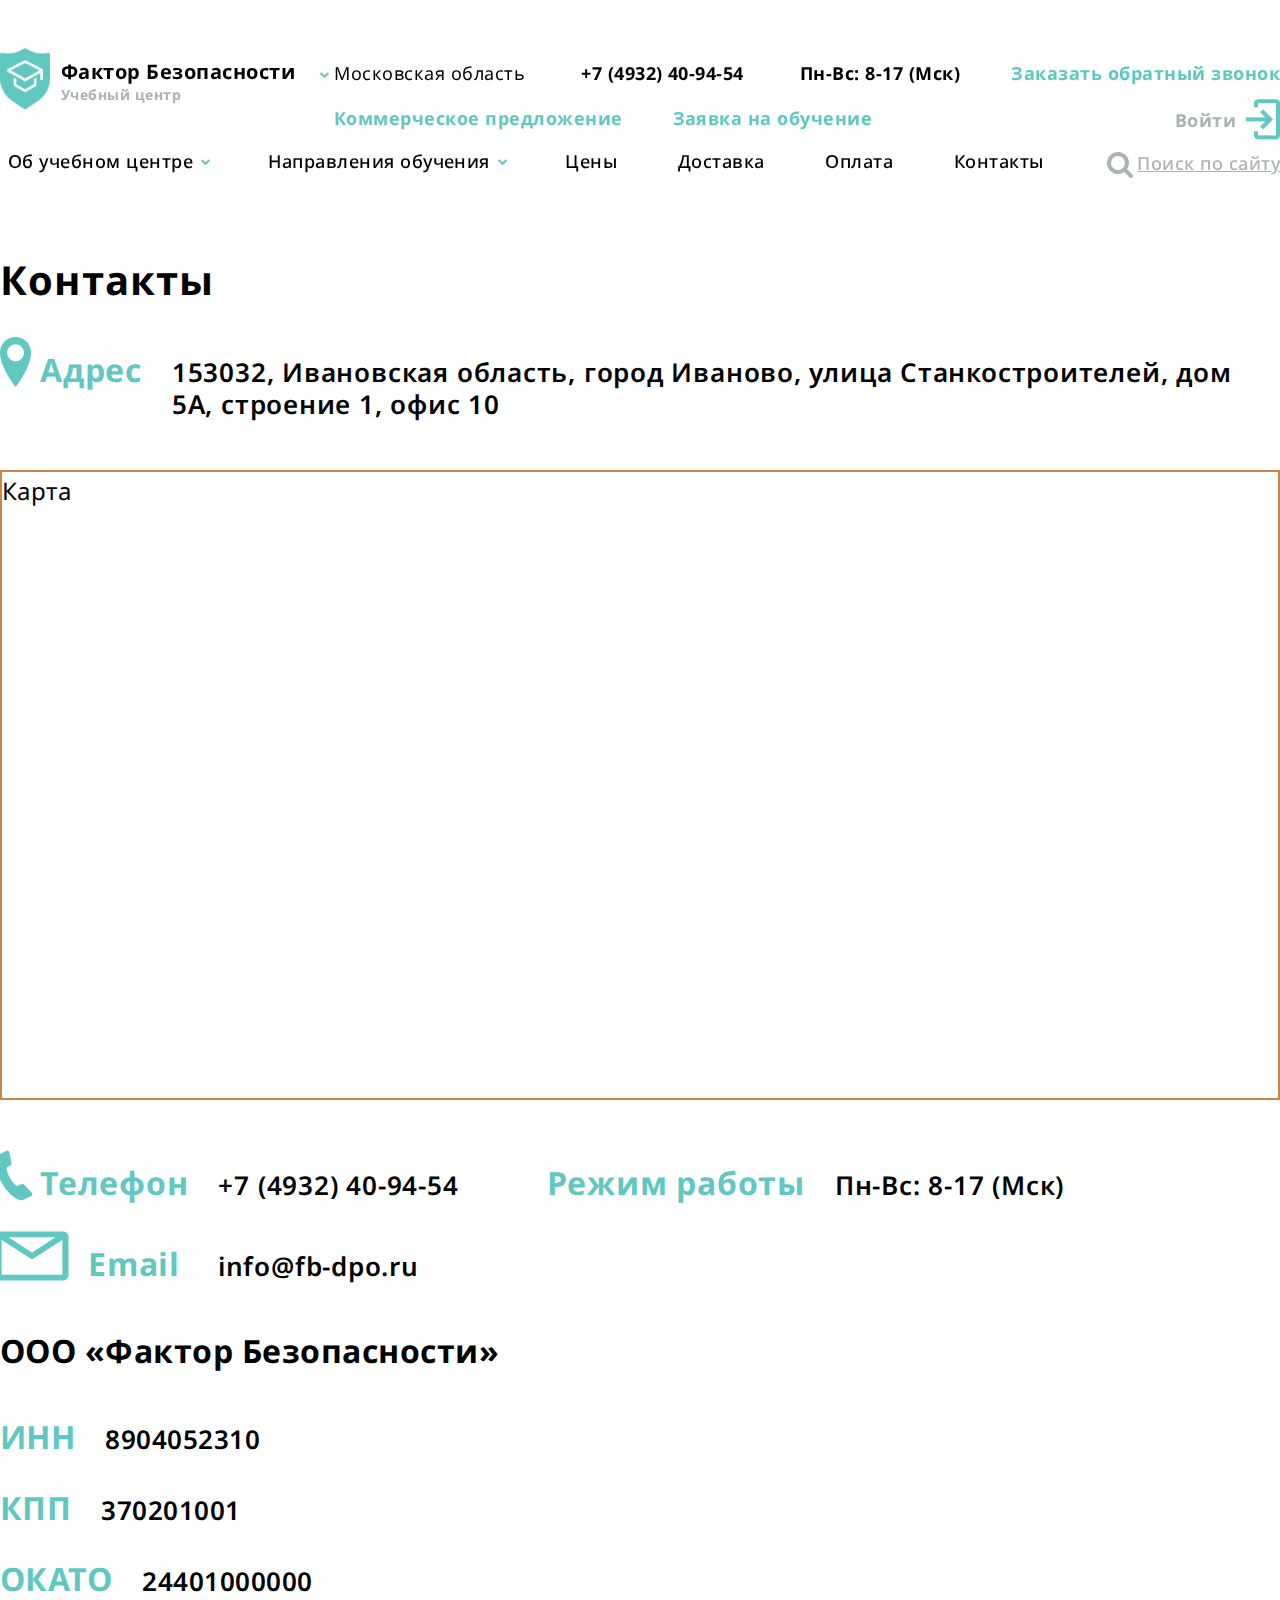
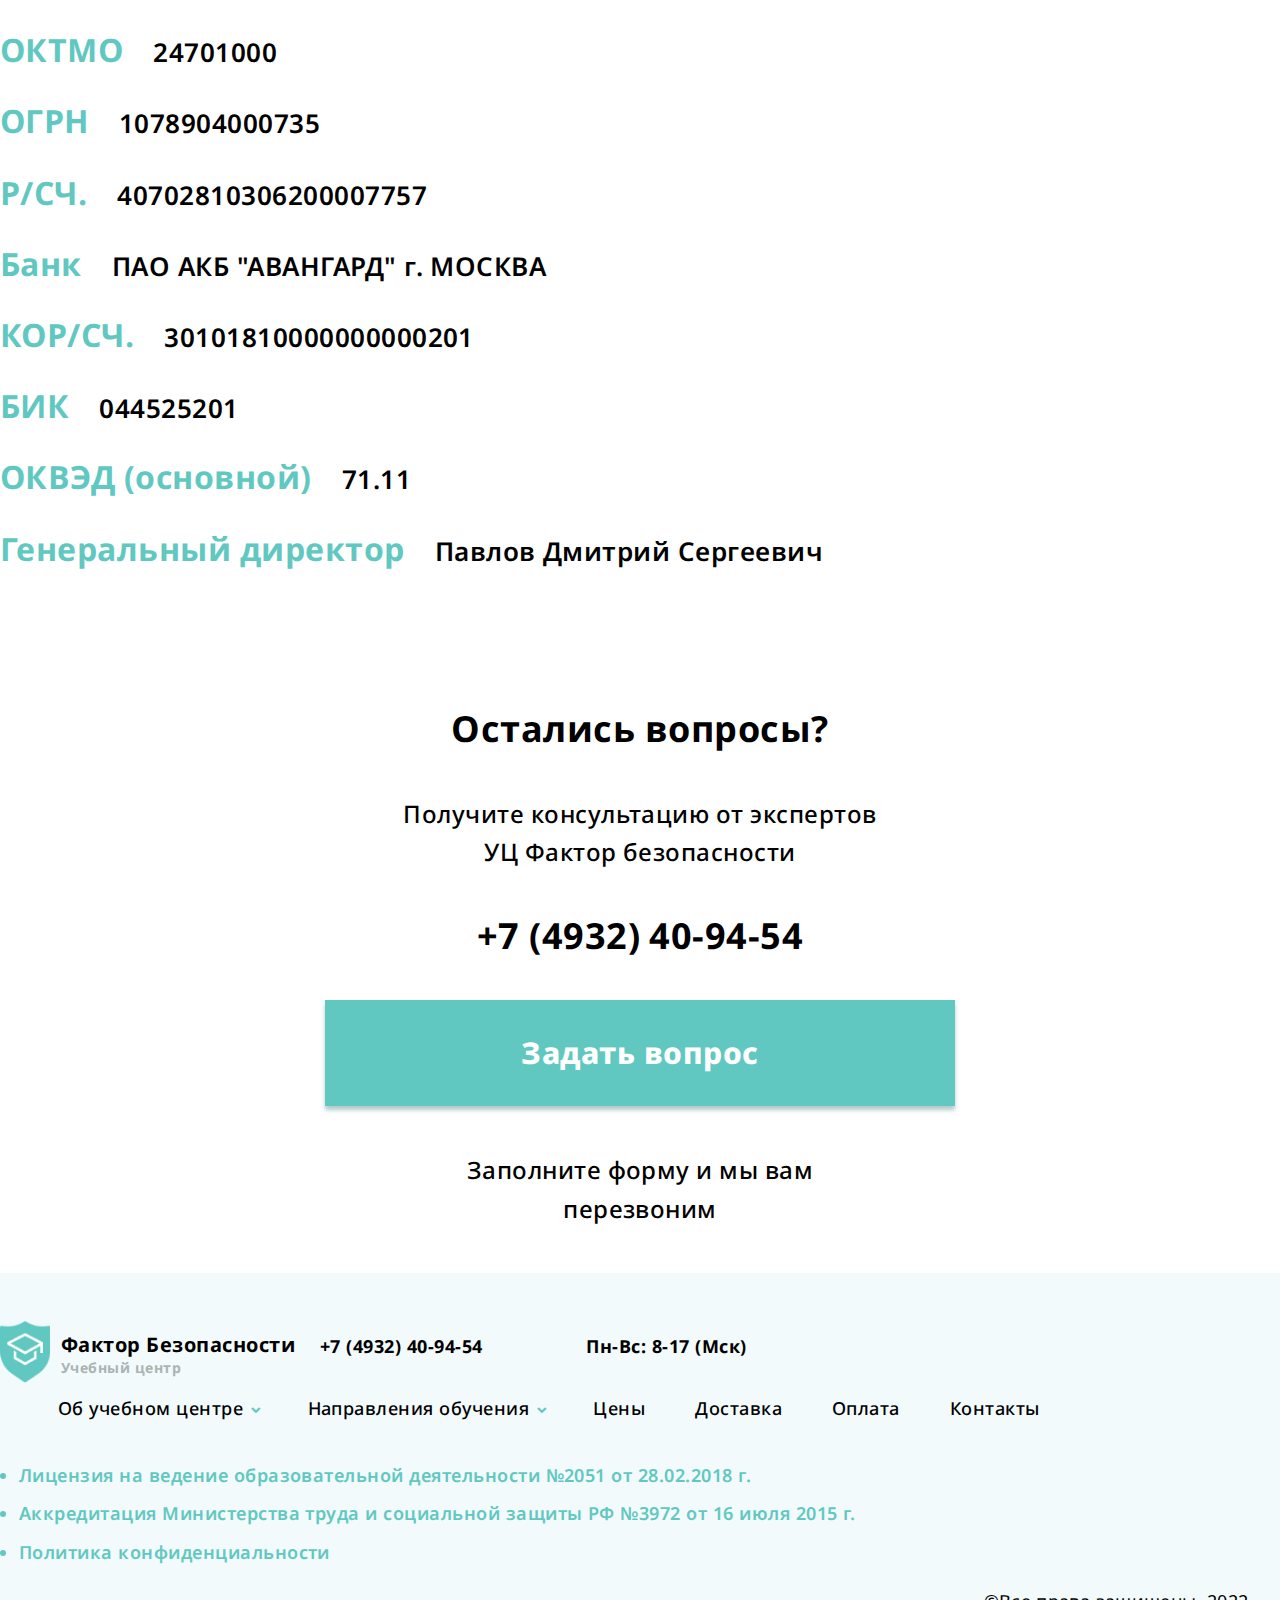
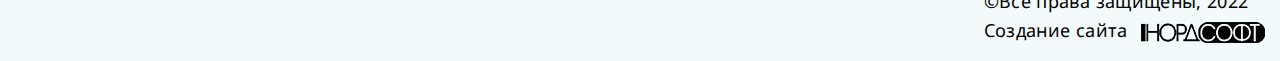
<file: layout/contacts/index.html>
<!DOCTYPE html>
<html lang="ru">

<head>
    <meta charset="UTF-8" />
    <meta http-equiv="X-UA-Compatible" content="IE=edge" />
    <meta name="viewport" content="width=device-width, initial-scale=1, shrink-to-fit=no" />
    <link rel="stylesheet" href="/layout/css/bootstrap.min.css" />
    <link rel="stylesheet" href="/layout/css/font-awesome.css" />
    <link rel="stylesheet" href="/layout/css/template_styles.css" />
    <title>fb-dpo.ru</title>
</head>

<body>
    <div class="sticky">
        <header>
            <div class="container-xl">
                <div class="row pt-5">
                    <div class="col-3 p-0">
                        <a href="/">
                            <div class="logo d-flex">
                                <div class="logo_img"></div>
                                <div class="logo_text">
                                    <div class="pt-3 pb-2">Фактор Безопасности</div>
                                    <div>Учебный центр</div>
                                </div>
                            </div>
                        </a>
                    </div>
                    <div class="col-6 p-0 mt-3">
                        <div class="d-flex justify-content-between align-items-center">
                            <div class="select-region d-flex align-items-center">
                                <i class="fa fa-chevron-down text-light-green pr-1" aria-hidden="true"></i>
                                <span>Московская область</span>
                            </div>
                            <div class="header-phone">
                                <a href="tel:+74932409454">+7 (4932) 40-94-54</a>
                            </div>
                            <div class="header-time">Пн-Вс: 8-17 (Мск)</div>
                        </div>
                        <div class="d-flex header-bottom">
                            <div><a href="#">Коммерческое предложение</a></div>
                            <div>
                                <a href="#">Заявка на обучение</a>
                            </div>
                        </div>
                    </div>
                    <div class="col-3 p-0 mt-3 text-right">
                        <div class="callback">
                            <a href="#">Заказать обратный звонок</a>
                        </div>
                        <div class="come-in d-flex justify-content-end">
                            <a href="#" class="d-flex align-items-center">
                                <div>Войти</div>
                            </a>
                        </div>
                    </div>
                </div>
            </div>
        </header>
        <div class="container-xl p-0 pb-5">
            <nav class="navbar navbar-expand-lg p-0">
                <button class="navbar-toggler" type="button" data-toggle="collapse" data-target="#navbarSupportedContent" aria-controls="navbarSupportedContent" aria-expanded="false" aria-label="Переключатель навигации">
            <span class="navbar-toggler-icon"></span>
          </button>

                <div class="collapse navbar-collapse justify-content-between d-flex" id="navbarSupportedContent">
                    <ul class="navbar-nav justify-content-between col-10">
                        <li class="nav-item dropdown d-flex align-items-center">
                            <a class="nav-link dropdown-toggle" href="#" id="navbarDropdown" role="button" data-toggle="dropdown" aria-haspopup="true" aria-expanded="false">
                  Об учебном центре
                </a>
                            <div class="dropdown-menu" aria-labelledby="navbarDropdown">
                                <a class="dropdown-item" href="#"><i class="fa fa-circle" aria-hidden="true"></i>О нас</a
                  >

                  <a class="dropdown-item" href="#"
                    ><i class="fa fa-circle" aria-hidden="true"></i>Документы</a
                  >

                  <a class="dropdown-item" href="#"
                    ><i class="fa fa-circle" aria-hidden="true"></i>Сведения об
                    образовательной организации</a
                  >

                  <a class="dropdown-item" href="#"
                    ><i class="fa fa-circle" aria-hidden="true"></i>Реквизиты</a
                  >

                  <a class="dropdown-item" href="#"
                    ><i class="fa fa-circle" aria-hidden="true"></i
                    >Вопрос-ответ</a
                  >

                  <a class="dropdown-item" href="#"
                    ><i class="fa fa-circle" aria-hidden="true"></i>Бонусная
                    программа</a
                  >
                </div>
                <i
                  class="fa fa-chevron-down text-light-green pr-1"
                  aria-hidden="true"
                ></i>
              </li>

              <li class="nav-item dropdown d-flex align-items-center">
                <a
                  class="nav-link dropdown-toggle"
                  href="#"
                  id="navbarDropdown"
                  role="button"
                  data-toggle="dropdown"
                  aria-haspopup="true"
                  aria-expanded="false"
                >
                  Направления обучения
                </a>
                                <div class="dropdown-menu" aria-labelledby="navbarDropdown">
                                    <a class="dropdown-item" href="#"><i class="fa fa-circle" aria-hidden="true"></i
                    >Пожарно-технический минимум</a
                  >
                  <a class="dropdown-item" href="#"
                    ><i class="fa fa-circle" aria-hidden="true"></i>Повышение
                    квалификации по пожарной безопасности</a
                  >
                  <a class="dropdown-item" href="#"
                    ><i class="fa fa-circle" aria-hidden="true"></i
                    >Профессиональная переподготовка по пожарной безопасности</a
                  >
                </div>
                <i
                  class="fa fa-chevron-down text-light-green pr-1"
                  aria-hidden="true"
                ></i>
              </li>

              <li class="nav-item">
                <a class="nav-link" href="#">Цены</a>
                        </li>
                        <li class="nav-item">
                            <a class="nav-link" href="#"> Доставка</a>
                        </li>
                        <li class="nav-item">
                            <a class="nav-link" href="#">Оплата</a>
                        </li>
                        <li class="nav-item">
                            <a class="nav-link" href="#">Контакты</a>
                        </li>
                    </ul>
                    <div class="position-relative">
                        <form class="nav-search position-absolute mb-0 align-items-center d-none">
                            <i class="fa fa-search pr-1 text-gray position-absolute pl-2" aria-hidden="true"></i>
                            <input class="mr-n2 magic-input" type="search" placeholder="Поиск..." />
                            <button class="text-white border-0">Найти</button>
                        </form>
                        <div class="d-flex text-gray search align-items-center">
                            <i class="fa fa-search pr-1" aria-hidden="true"></i>
                            <a href="#" class="text-gray text-underline magic-link">Поиск по сайту</a
                >
              </div>
            </div>
          </div>
        </nav>
      </div>
    </div>

    <div class="content">
      <div class="container-xl px-0 pt-4">
        <h1>Контакты</h1>
        <div class="d-flex contacts position-relative">
          <div class="contacts_name d-flex">
            <img
              class="position-absolute"
              src="/layout/img/geo.png"
              alt="geo"
            />
            Адреc
          </div>
          <div>
            153032, Ивановская область, город Иваново, улица Станкостроителей,
            дом 5А, строение 1, офис 10
          </div>
        </div>
        <div
          class="contacts-map"
          style="width: 100%; min-height: 630px; border: 2px solid peru"
        >
          Карта
        </div>
        <div class="d-flex contacts">
          <div class="contacts_name position-relative contacts-phone">
            <img
              class="position-absolute"
              src="/layout/img/phone.png"
              alt="phone"
            />Телефон
          </div>

          <a class="text-black" href="tel:+74932409454">+7 (4932) 40-94-54</a>

                            <div class="d-flex pl-5">
                                <div class="contacts_name">Режим работы</div>
                                <div>Пн-Вс: 8-17 (Мск)</div>
                            </div>
                        </div>
                        <div class="d-flex contacts">
                            <div class="contacts_name position-relative contacts-phone">
                                <img class="position-absolute" src="/layout/img/mail.png" alt="mail" />
                                <div class="pl-5 pr-2">Email</div>
                            </div>
                            <a class="text-black" href="mailto:info@fb-dpo.ru">info@fb-dpo.ru</a>
                        </div>
                        <h3>ООО «Фактор Безопасности»</h3>
                        <div class="d-flex flex-column requisites">
                            <div>
                                <div class="contacts_name">ИНН</div>
                                <div>8904052310</div>
                            </div>
                            <div>
                                <div class="contacts_name">КПП</div>
                                <div>370201001</div>
                            </div>
                            <div>
                                <div class="contacts_name">ОКАТО</div>
                                <div>24401000000</div>
                            </div>
                            <div>
                                <div class="contacts_name">ОКТМО</div>
                                <div>24701000</div>
                            </div>
                            <div>
                                <div class="contacts_name">ОГРН</div>
                                <div>1078904000735</div>
                            </div>
                            <div>
                                <div class="contacts_name">Р/СЧ.</div>
                                <div>40702810306200007757</div>
                            </div>
                            <div>
                                <div class="contacts_name">Банк</div>
                                <div>ПАО АКБ "АВАНГАРД" г. МОСКВА</div>
                            </div>
                            <div>
                                <div class="contacts_name">КОР/СЧ.</div>
                                <div>30101810000000000201</div>
                            </div>
                            <div>
                                <div class="contacts_name">БИК</div>
                                <div>044525201</div>
                            </div>
                            <div>
                                <div class="contacts_name">ОКВЭД (основной)</div>
                                <div>71.11</div>
                            </div>
                            <div>
                                <div class="contacts_name">Генеральный директор</div>
                                <div>Павлов Дмитрий Сергеевич</div>
                            </div>
                        </div>
                        <div class="d-flex flex-column any-questions text-center mx-auto">
                            <div class="any-questions_title">Остались вопросы?</div>
                            <div class="any-questions_desc">
                                Получите консультацию от экспертов УЦ Фактор безопасности
                            </div>
                            <div class="font-weight-bold">
                                <a class="text-black" href="tel:+74932409454">+7 (4932) 40-94-54</a>
                            </div>
                            <div>
                                <a href="" class="d-flex justify-content-center text-center text-white">
                                    <div class="application-for-training mb-0">Задать вопрос</div>
                                </a>
                            </div>
                            <div class="font-weight-medium">
                                Заполните форму и мы вам перезвоним
                            </div>
                        </div>
                    </div>
                    </div>

                    <footer>
                        <div class="container-xl">
                            <div class="row pt-5 pb-2">
                                <div class="col-3 p-0">
                                    <a href="/">
                                        <div class="logo d-flex">
                                            <div class="logo_img"></div>
                                            <div class="logo_text">
                                                <div class="pt-3 pb-2">Фактор Безопасности</div>
                                                <div>Учебный центр</div>
                                            </div>
                                        </div>
                                    </a>
                                </div>
                                <div class="col-4 mt-3 p-0">
                                    <div class="d-flex justify-content-between align-items-center">
                                        <div class="header-phone">
                                            <a href="tel:+74932409454">+7 (4932) 40-94-54</a>
                                        </div>
                                        <div class="header-time">Пн-Вс: 8-17 (Мск)</div>
                                    </div>
                                </div>
                            </div>
                            <div class="nav-footer">
                                <nav class="navbar navbar-expand-lg p-0">
                                    <button class="navbar-toggler" type="button" data-toggle="collapse" data-target="#navbarFooter" aria-controls="navbarFooter" aria-expanded="false" aria-label="Переключатель навигации">
              <span class="navbar-toggler-icon"></span>
            </button>

                                    <div class="collapse navbar-collapse justify-content-between d-flex" id="navbarFooter">
                                        <ul class="navbar-nav justify-content-between col-10">
                                            <li class="nav-item dropdown d-flex align-items-center">
                                                <a class="nav-link dropdown-toggle" href="#" id="navbarDropdown" role="button" data-toggle="dropdown" aria-haspopup="true" aria-expanded="false">
                    Об учебном центре
                  </a>
                                                <div class="dropdown-menu" aria-labelledby="navbarDropdown">
                                                    <a class="dropdown-item" href="#"><i class="fa fa-circle" aria-hidden="true"></i>О нас</a
                    >

                    <a class="dropdown-item" href="#"
                      ><i class="fa fa-circle" aria-hidden="true"></i
                      >Документы</a
                    >

                    <a class="dropdown-item" href="#"
                      ><i class="fa fa-circle" aria-hidden="true"></i>Сведения
                      об образовательной организации</a
                    >

                    <a class="dropdown-item" href="#"
                      ><i class="fa fa-circle" aria-hidden="true"></i
                      >Реквизиты</a
                    >

                    <a class="dropdown-item" href="#"
                      ><i class="fa fa-circle" aria-hidden="true"></i
                      >Вопрос-ответ</a
                    >

                    <a class="dropdown-item" href="#"
                      ><i class="fa fa-circle" aria-hidden="true"></i>Бонусная
                      программа</a
                    >
                  </div>
                  <i
                    class="fa fa-chevron-down text-light-green pr-1"
                    aria-hidden="true"
                  ></i>
                </li>

                <li class="nav-item dropdown d-flex align-items-center">
                  <a
                    class="nav-link dropdown-toggle"
                    href="#"
                    id="navbarDropdown"
                    role="button"
                    data-toggle="dropdown"
                    aria-haspopup="true"
                    aria-expanded="false"
                  >
                    Направления обучения
                  </a>
                                                    <div class="dropdown-menu" aria-labelledby="navbarDropdown">
                                                        <a class="dropdown-item" href="#"><i class="fa fa-circle" aria-hidden="true"></i
                      >Пожарно-технический минимум</a
                    >
                    <a class="dropdown-item" href="#"
                      ><i class="fa fa-circle" aria-hidden="true"></i>Повышение
                      квалификации по пожарной безопасности</a
                    >
                    <a class="dropdown-item" href="#"
                      ><i class="fa fa-circle" aria-hidden="true"></i
                      >Профессиональная переподготовка по пожарной
                      безопасности</a
                    >
                  </div>
                  <i
                    class="fa fa-chevron-down text-light-green pr-1"
                    aria-hidden="true"
                  ></i>
                </li>

                <li class="nav-item">
                  <a class="nav-link" href="#">Цены</a>
                                            </li>
                                            <li class="nav-item">
                                                <a class="nav-link" href="#"> Доставка</a>
                                            </li>
                                            <li class="nav-item">
                                                <a class="nav-link" href="#">Оплата</a>
                                            </li>
                                            <li class="nav-item">
                                                <a class="nav-link" href="#">Контакты</a>
                                            </li>
                                        </ul>
                                        </div>
                                </nav>
                                </div>
                                <div class="list-in-footer pt-4">
                                    <ul class="pl-1">
                                        <li>
                                            <a href="http://">Лицензия на ведение образовательной деятельности №2051 от
                28.02.2018 г.</a
              >
            </li>
            <li>
              <a href="http://"
                >Аккредитация Министерства труда и социальной защиты РФ №3972 от
                16 июля 2015 г.</a
              >
            </li>
            <li>
              <a href="http://">Политика конфиденциальности</a>
                                        </li>
                                    </ul>
                                </div>
                                <div class="nord-soft d-flex flex-column align-items-end pb-3">
                                    <div>
                                        <div>©Все права защищены, 2022</div>
                                        <div class="nord-soft_logo">
                                            <a class="text-decoration-none" href="https://nordsoftware.ru/">
                                                <span class="pr-2">Создание сайта</span>
                                                <img src="/layout/img/nord-soft.png" loading="lazy" alt="nord-soft" />
                                            </a>
                                        </div>
                                    </div>
                                </div>
                                </div>
                    </footer>

                    <script src="/layout/js/jquery-3.5.1.min.js"></script>
                    <script src="/layout/js/popper.min.js"></script>
                    <script src="/layout/js/bootstrap.min.js"></script>
                    <script>
                        $(document).ready(function() {
                            $(".magic-link").click(function() {
                                $(".nav-search").toggleClass("d-flex").toggleClass("d-none");
                                $(".magic-input").focus();
                                $(".search").toggleClass("d-flex").toggleClass("d-none");
                            });
                            $(document).mouseup(function(e) {
                                var container = $(".nav-search");
                                if (container.has(e.target).length === 0) {
                                    container.addClass("d-none").removeClass("d-flex");
                                    $(".search").addClass("d-flex").removeClass("d-none");
                                }
                            });
                        });
                    </script>
</body>

</html>
</file>
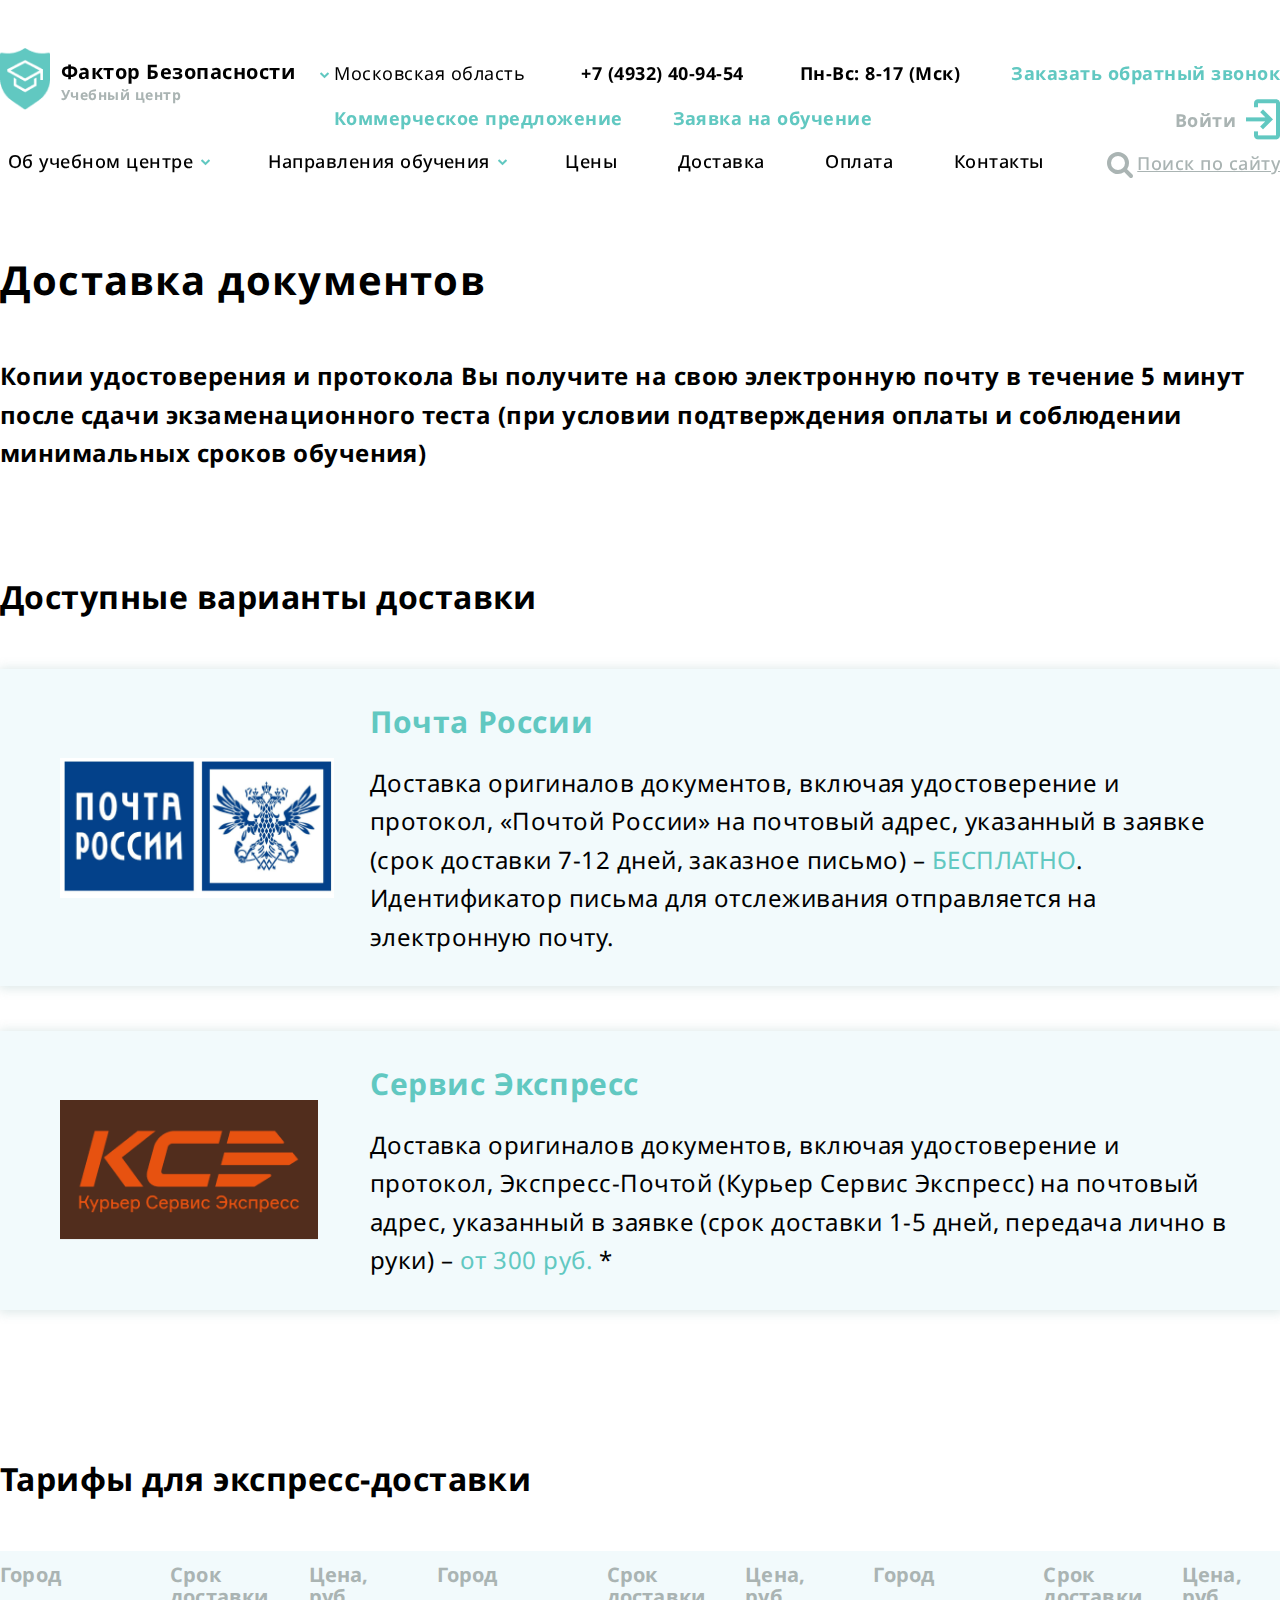
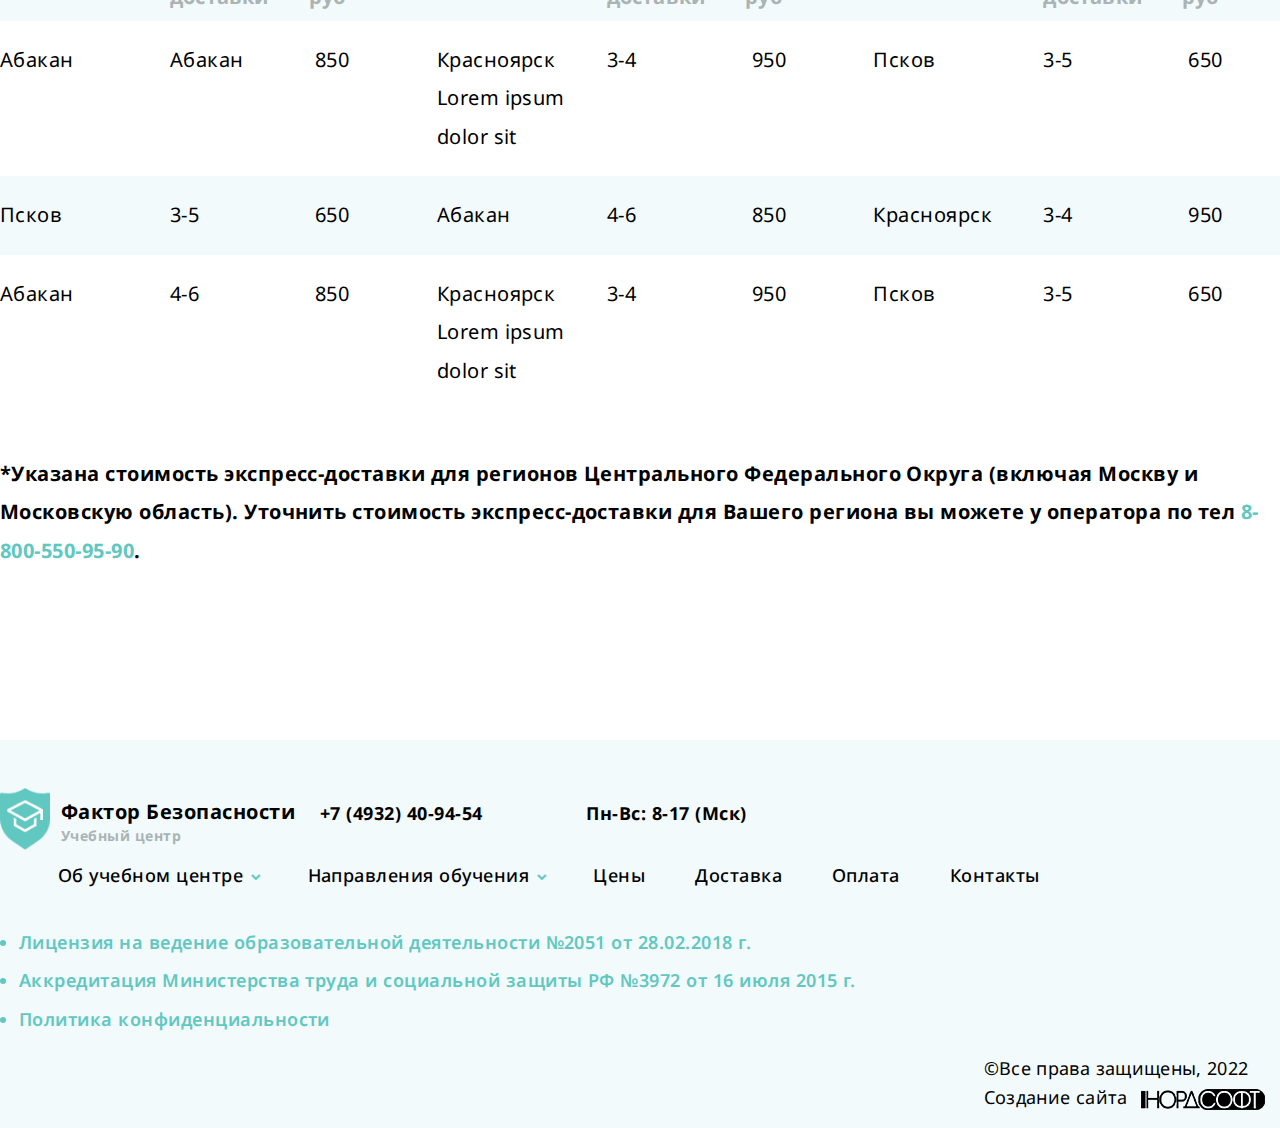
<file: layout/delivery/index.html>
<!DOCTYPE html>
<html lang="ru">

<head>
    <meta charset="UTF-8" />
    <meta http-equiv="X-UA-Compatible" content="IE=edge" />
    <meta name="viewport" content="width=device-width, initial-scale=1, shrink-to-fit=no" />
    <link rel="stylesheet" href="/layout/css/bootstrap.min.css" />
    <link rel="stylesheet" href="/layout/css/font-awesome.css" />
    <link rel="stylesheet" href="/layout/css/template_styles.css" />
    <title>fb-dpo.ru</title>
</head>

<body>
    <div class="sticky">
        <header>
            <div class="container-xl">
                <div class="row pt-5">
                    <div class="col-3 p-0">
                        <a href="/">
                            <div class="logo d-flex">
                                <div class="logo_img"></div>
                                <div class="logo_text">
                                    <div class="pt-3 pb-2">Фактор Безопасности</div>
                                    <div>Учебный центр</div>
                                </div>
                            </div>
                        </a>
                    </div>
                    <div class="col-6 p-0 mt-3">
                        <div class="d-flex justify-content-between align-items-center">
                            <div class="select-region d-flex align-items-center">
                                <i class="fa fa-chevron-down text-light-green pr-1" aria-hidden="true"></i>
                                <span>Московская область</span>
                            </div>
                            <div class="header-phone">
                                <a href="tel:+74932409454">+7 (4932) 40-94-54</a>
                            </div>
                            <div class="header-time">Пн-Вс: 8-17 (Мск)</div>
                        </div>
                        <div class="d-flex header-bottom">
                            <div><a href="#">Коммерческое предложение</a></div>
                            <div>
                                <a href="#">Заявка на обучение</a>
                            </div>
                        </div>
                    </div>
                    <div class="col-3 p-0 mt-3 text-right">
                        <div class="callback">
                            <a href="#">Заказать обратный звонок</a>
                        </div>
                        <div class="come-in d-flex justify-content-end">
                            <a href="#" class="d-flex align-items-center">
                                <div>Войти</div>
                            </a>
                        </div>
                    </div>
                </div>
            </div>
        </header>
        <div class="container-xl p-0 pb-5">
            <nav class="navbar navbar-expand-lg p-0">
                <button class="navbar-toggler" type="button" data-toggle="collapse" data-target="#navbarSupportedContent" aria-controls="navbarSupportedContent" aria-expanded="false" aria-label="Переключатель навигации">
            <span class="navbar-toggler-icon"></span>
          </button>

                <div class="collapse navbar-collapse justify-content-between d-flex" id="navbarSupportedContent">
                    <ul class="navbar-nav justify-content-between col-10">
                        <li class="nav-item dropdown d-flex align-items-center">
                            <a class="nav-link dropdown-toggle" href="#" id="navbarDropdown" role="button" data-toggle="dropdown" aria-haspopup="true" aria-expanded="false">
                  Об учебном центре
                </a>
                            <div class="dropdown-menu" aria-labelledby="navbarDropdown">
                                <a class="dropdown-item" href="#"><i class="fa fa-circle" aria-hidden="true"></i>О нас</a
                  >

                  <a class="dropdown-item" href="#"
                    ><i class="fa fa-circle" aria-hidden="true"></i>Документы</a
                  >

                  <a class="dropdown-item" href="#"
                    ><i class="fa fa-circle" aria-hidden="true"></i>Сведения об
                    образовательной организации</a
                  >

                  <a class="dropdown-item" href="#"
                    ><i class="fa fa-circle" aria-hidden="true"></i>Реквизиты</a
                  >

                  <a class="dropdown-item" href="#"
                    ><i class="fa fa-circle" aria-hidden="true"></i
                    >Вопрос-ответ</a
                  >

                  <a class="dropdown-item" href="#"
                    ><i class="fa fa-circle" aria-hidden="true"></i>Бонусная
                    программа</a
                  >
                </div>
                <i
                  class="fa fa-chevron-down text-light-green pr-1"
                  aria-hidden="true"
                ></i>
              </li>

              <li class="nav-item dropdown d-flex align-items-center">
                <a
                  class="nav-link dropdown-toggle"
                  href="#"
                  id="navbarDropdown"
                  role="button"
                  data-toggle="dropdown"
                  aria-haspopup="true"
                  aria-expanded="false"
                >
                  Направления обучения
                </a>
                                <div class="dropdown-menu" aria-labelledby="navbarDropdown">
                                    <a class="dropdown-item" href="#"><i class="fa fa-circle" aria-hidden="true"></i
                    >Пожарно-технический минимум</a
                  >
                  <a class="dropdown-item" href="#"
                    ><i class="fa fa-circle" aria-hidden="true"></i>Повышение
                    квалификации по пожарной безопасности</a
                  >
                  <a class="dropdown-item" href="#"
                    ><i class="fa fa-circle" aria-hidden="true"></i
                    >Профессиональная переподготовка по пожарной безопасности</a
                  >
                </div>
                <i
                  class="fa fa-chevron-down text-light-green pr-1"
                  aria-hidden="true"
                ></i>
              </li>

              <li class="nav-item">
                <a class="nav-link" href="#">Цены</a>
                        </li>
                        <li class="nav-item">
                            <a class="nav-link" href="#"> Доставка</a>
                        </li>
                        <li class="nav-item">
                            <a class="nav-link" href="#">Оплата</a>
                        </li>
                        <li class="nav-item">
                            <a class="nav-link" href="#">Контакты</a>
                        </li>
                    </ul>
                    <div class="position-relative">
                        <form class="nav-search position-absolute mb-0 align-items-center d-none">
                            <i class="fa fa-search pr-1 text-gray position-absolute pl-2" aria-hidden="true"></i>
                            <input class="mr-n2 magic-input" type="search" placeholder="Поиск..." />
                            <button class="text-white border-0">Найти</button>
                        </form>
                        <div class="d-flex text-gray search align-items-center">
                            <i class="fa fa-search pr-1" aria-hidden="true"></i>
                            <a href="#" class="text-gray text-underline magic-link">Поиск по сайту</a
                >
              </div>
            </div>
          </div>
        </nav>
      </div>
    </div>

    <div class="content">
      <div class="container-xl px-0 pt-4">
        <h1>Доставка документов</h1>
        <div class="copies">
          Копии удостоверения и протокола Вы получите на свою электронную почту
          в течение 5 минут после сдачи экзаменационного теста (при условии
          подтверждения оплаты и соблюдении минимальных сроков обучения)
        </div>
        <h3>Доступные варианты доставки</h3>
        <div class="d-flex flex-column delivery">
          <div class="d-flex deliveryСard align-items-center">
            <div class="deliveryСard_imgPost"></div>
            <div>
              <div class="deliveryСard_title">Почта России</div>
              <div>
                Доставка оригиналов документов, включая удостоверение и
                протокол, «Почтой России» на почтовый адрес, указанный в заявке
                (срок доставки 7-12 дней, заказное письмо) –
                <span class="text-light-green text-uppercase">БЕСПЛАТНО</span>.
                Идентификатор письма для отслеживания отправляется на
                электронную почту.
              </div>
            </div>
          </div>
          <div class="d-flex deliveryСard align-items-center">
            <div class="deliveryСard_imgExpress"></div>
            <div>
              <div class="deliveryСard_title">Сервис Экспресс</div>
              <div>
                Доставка оригиналов документов, включая удостоверение и
                протокол, Экспресс-Почтой (Курьер Сервис Экспресс) на почтовый
                адрес, указанный в заявке (срок доставки 1-5 дней, передача
                лично в руки) –
                <span class="text-light-green">от 300 руб.</span> *
              </div>
            </div>
          </div>
        </div>
        <h3>Тарифы для экспресс-доставки</h3>
        <div class="shippingTable">
          <div class="shippingTable_head row">
            <div class="col-4 d-flex justify-content-between">
              <div>Город</div>
              <div>Срок доставки</div>
              <div>Цена, руб</div>
            </div>
            <div class="col-4 d-flex justify-content-between">
              <div>Город</div>
              <div>Срок доставки</div>
              <div>Цена, руб</div>
            </div>
            <div class="col-4 d-flex justify-content-between">
              <div>Город</div>
              <div>Срок доставки</div>
              <div>Цена, руб</div>
            </div>
          </div>
          <div class="shippingTable_body row">
            <div class="col-4 d-flex">
              <div>Абакан</div>
              <div>Абакан</div>
              <div>850</div>
            </div>
            <div class="col-4 d-flex">
              <div>Красноярск Lorem ipsum dolor sit</div>
              <div>3-4</div>
              <div>950</div>
            </div>
            <div class="col-4 d-flex">
              <div>Псков</div>
              <div>3-5</div>
              <div>650</div>
            </div>
            <div class="col-4 d-flex">
              <div>Псков</div>
              <div>3-5</div>
              <div>650</div>
            </div>
            <div class="col-4 d-flex">
              <div>Абакан</div>
              <div>4-6</div>
              <div>850</div>
            </div>
            <div class="col-4 d-flex">
              <div>Красноярск</div>
              <div>3-4</div>
              <div>950</div>
            </div>
            <div class="col-4 d-flex">
              <div>Абакан</div>
              <div>4-6</div>
              <div>850</div>
            </div>
            <div class="col-4 d-flex">
              <div>Красноярск Lorem ipsum dolor sit</div>
              <div>3-4</div>
              <div>950</div>
            </div>
            <div class="col-4 d-flex">
              <div>Псков</div>
              <div>3-5</div>
              <div>650</div>
            </div>
          </div>
        </div>
        <div class="font-weight-bold explanation">
          *Указана стоимость экспресс-доставки для регионов Центрального
          Федерального Округа (включая Москву и Московскую область). Уточнить
          стоимость экспресс-доставки для Вашего региона вы можете у оператора
          по тел <a href="tel:+78005509590">8-800-550-95-90</a>.
                        </div>
                    </div>
                    </div>

                    <footer>
                        <div class="container-xl">
                            <div class="row pt-5 pb-2">
                                <div class="col-3 p-0">
                                    <a href="/">
                                        <div class="logo d-flex">
                                            <div class="logo_img"></div>
                                            <div class="logo_text">
                                                <div class="pt-3 pb-2">Фактор Безопасности</div>
                                                <div>Учебный центр</div>
                                            </div>
                                        </div>
                                    </a>
                                </div>
                                <div class="col-4 mt-3 p-0">
                                    <div class="d-flex justify-content-between align-items-center">
                                        <div class="header-phone">
                                            <a href="tel:+74932409454">+7 (4932) 40-94-54</a>
                                        </div>
                                        <div class="header-time">Пн-Вс: 8-17 (Мск)</div>
                                    </div>
                                </div>
                            </div>
                            <div class="nav-footer">
                                <nav class="navbar navbar-expand-lg p-0">
                                    <button class="navbar-toggler" type="button" data-toggle="collapse" data-target="#navbarFooter" aria-controls="navbarFooter" aria-expanded="false" aria-label="Переключатель навигации">
              <span class="navbar-toggler-icon"></span>
            </button>

                                    <div class="collapse navbar-collapse justify-content-between d-flex" id="navbarFooter">
                                        <ul class="navbar-nav justify-content-between col-10">
                                            <li class="nav-item dropdown d-flex align-items-center">
                                                <a class="nav-link dropdown-toggle" href="#" id="navbarDropdown" role="button" data-toggle="dropdown" aria-haspopup="true" aria-expanded="false">
                    Об учебном центре
                  </a>
                                                <div class="dropdown-menu" aria-labelledby="navbarDropdown">
                                                    <a class="dropdown-item" href="#"><i class="fa fa-circle" aria-hidden="true"></i>О нас</a
                    >

                    <a class="dropdown-item" href="#"
                      ><i class="fa fa-circle" aria-hidden="true"></i
                      >Документы</a
                    >

                    <a class="dropdown-item" href="#"
                      ><i class="fa fa-circle" aria-hidden="true"></i>Сведения
                      об образовательной организации</a
                    >

                    <a class="dropdown-item" href="#"
                      ><i class="fa fa-circle" aria-hidden="true"></i
                      >Реквизиты</a
                    >

                    <a class="dropdown-item" href="#"
                      ><i class="fa fa-circle" aria-hidden="true"></i
                      >Вопрос-ответ</a
                    >

                    <a class="dropdown-item" href="#"
                      ><i class="fa fa-circle" aria-hidden="true"></i>Бонусная
                      программа</a
                    >
                  </div>
                  <i
                    class="fa fa-chevron-down text-light-green pr-1"
                    aria-hidden="true"
                  ></i>
                </li>

                <li class="nav-item dropdown d-flex align-items-center">
                  <a
                    class="nav-link dropdown-toggle"
                    href="#"
                    id="navbarDropdown"
                    role="button"
                    data-toggle="dropdown"
                    aria-haspopup="true"
                    aria-expanded="false"
                  >
                    Направления обучения
                  </a>
                                                    <div class="dropdown-menu" aria-labelledby="navbarDropdown">
                                                        <a class="dropdown-item" href="#"><i class="fa fa-circle" aria-hidden="true"></i
                      >Пожарно-технический минимум</a
                    >
                    <a class="dropdown-item" href="#"
                      ><i class="fa fa-circle" aria-hidden="true"></i>Повышение
                      квалификации по пожарной безопасности</a
                    >
                    <a class="dropdown-item" href="#"
                      ><i class="fa fa-circle" aria-hidden="true"></i
                      >Профессиональная переподготовка по пожарной
                      безопасности</a
                    >
                  </div>
                  <i
                    class="fa fa-chevron-down text-light-green pr-1"
                    aria-hidden="true"
                  ></i>
                </li>

                <li class="nav-item">
                  <a class="nav-link" href="#">Цены</a>
                                            </li>
                                            <li class="nav-item">
                                                <a class="nav-link" href="#"> Доставка</a>
                                            </li>
                                            <li class="nav-item">
                                                <a class="nav-link" href="#">Оплата</a>
                                            </li>
                                            <li class="nav-item">
                                                <a class="nav-link" href="#">Контакты</a>
                                            </li>
                                        </ul>
                                        </div>
                                </nav>
                                </div>
                                <div class="list-in-footer pt-4">
                                    <ul class="pl-1">
                                        <li>
                                            <a href="http://">Лицензия на ведение образовательной деятельности №2051 от
                28.02.2018 г.</a
              >
            </li>
            <li>
              <a href="http://"
                >Аккредитация Министерства труда и социальной защиты РФ №3972 от
                16 июля 2015 г.</a
              >
            </li>
            <li>
              <a href="http://">Политика конфиденциальности</a>
                                        </li>
                                    </ul>
                                </div>
                                <div class="nord-soft d-flex flex-column align-items-end pb-3">
                                    <div>
                                        <div>©Все права защищены, 2022</div>
                                        <div class="nord-soft_logo">
                                            <a class="text-decoration-none" href="https://nordsoftware.ru/">
                                                <span class="pr-2">Создание сайта</span>
                                                <img src="/layout/img/nord-soft.png" loading="lazy" alt="nord-soft" />
                                            </a>
                                        </div>
                                    </div>
                                </div>
                                </div>
                    </footer>

                    <script src="/layout/js/jquery-3.5.1.min.js"></script>
                    <script src="/layout/js/popper.min.js"></script>
                    <script src="/layout/js/bootstrap.min.js"></script>
                    <script>
                        $(document).ready(function() {
                            $(".magic-link").click(function() {
                                $(".nav-search").toggleClass("d-flex").toggleClass("d-none");
                                $(".magic-input").focus();
                                $(".search").toggleClass("d-flex").toggleClass("d-none");
                            });
                            $(document).mouseup(function(e) {
                                var container = $(".nav-search");
                                if (container.has(e.target).length === 0) {
                                    container.addClass("d-none").removeClass("d-flex");
                                    $(".search").addClass("d-flex").removeClass("d-none");
                                }
                            });
                        });
                    </script>
</body>

</html>
</file>
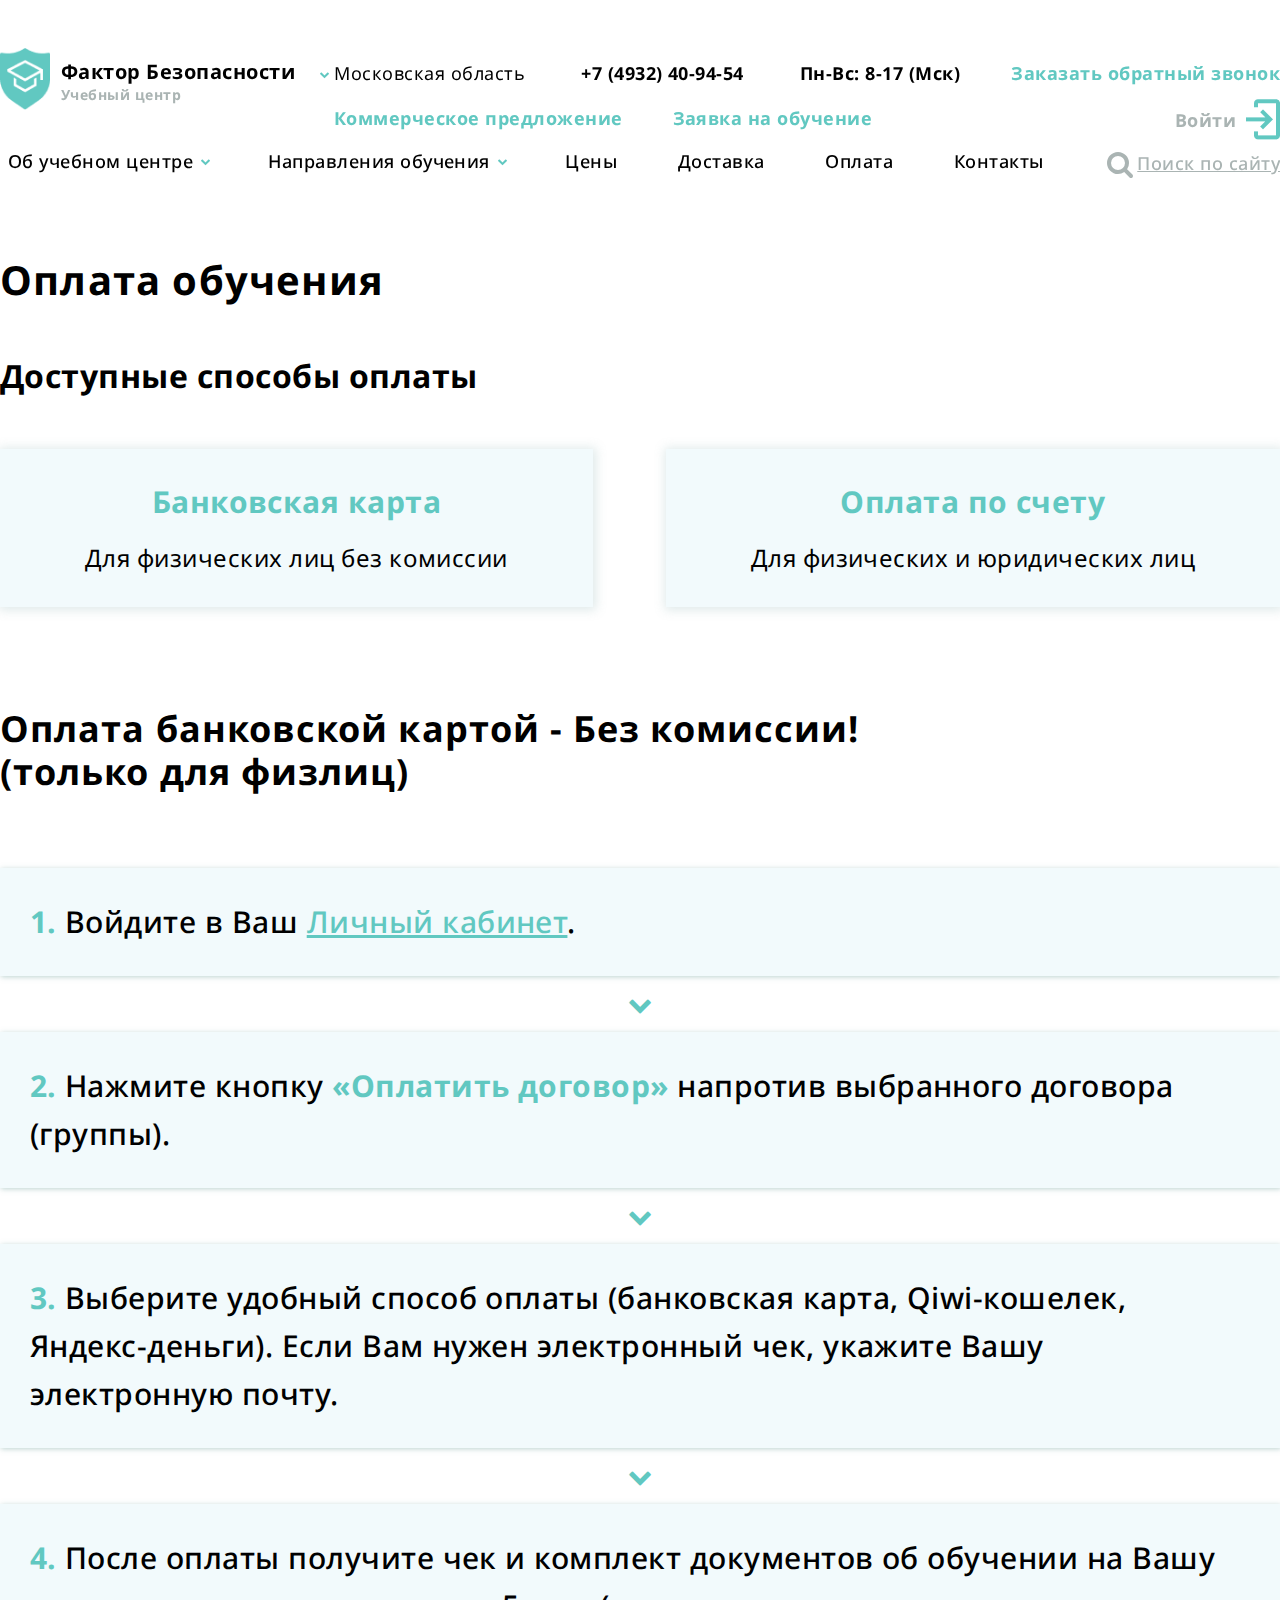
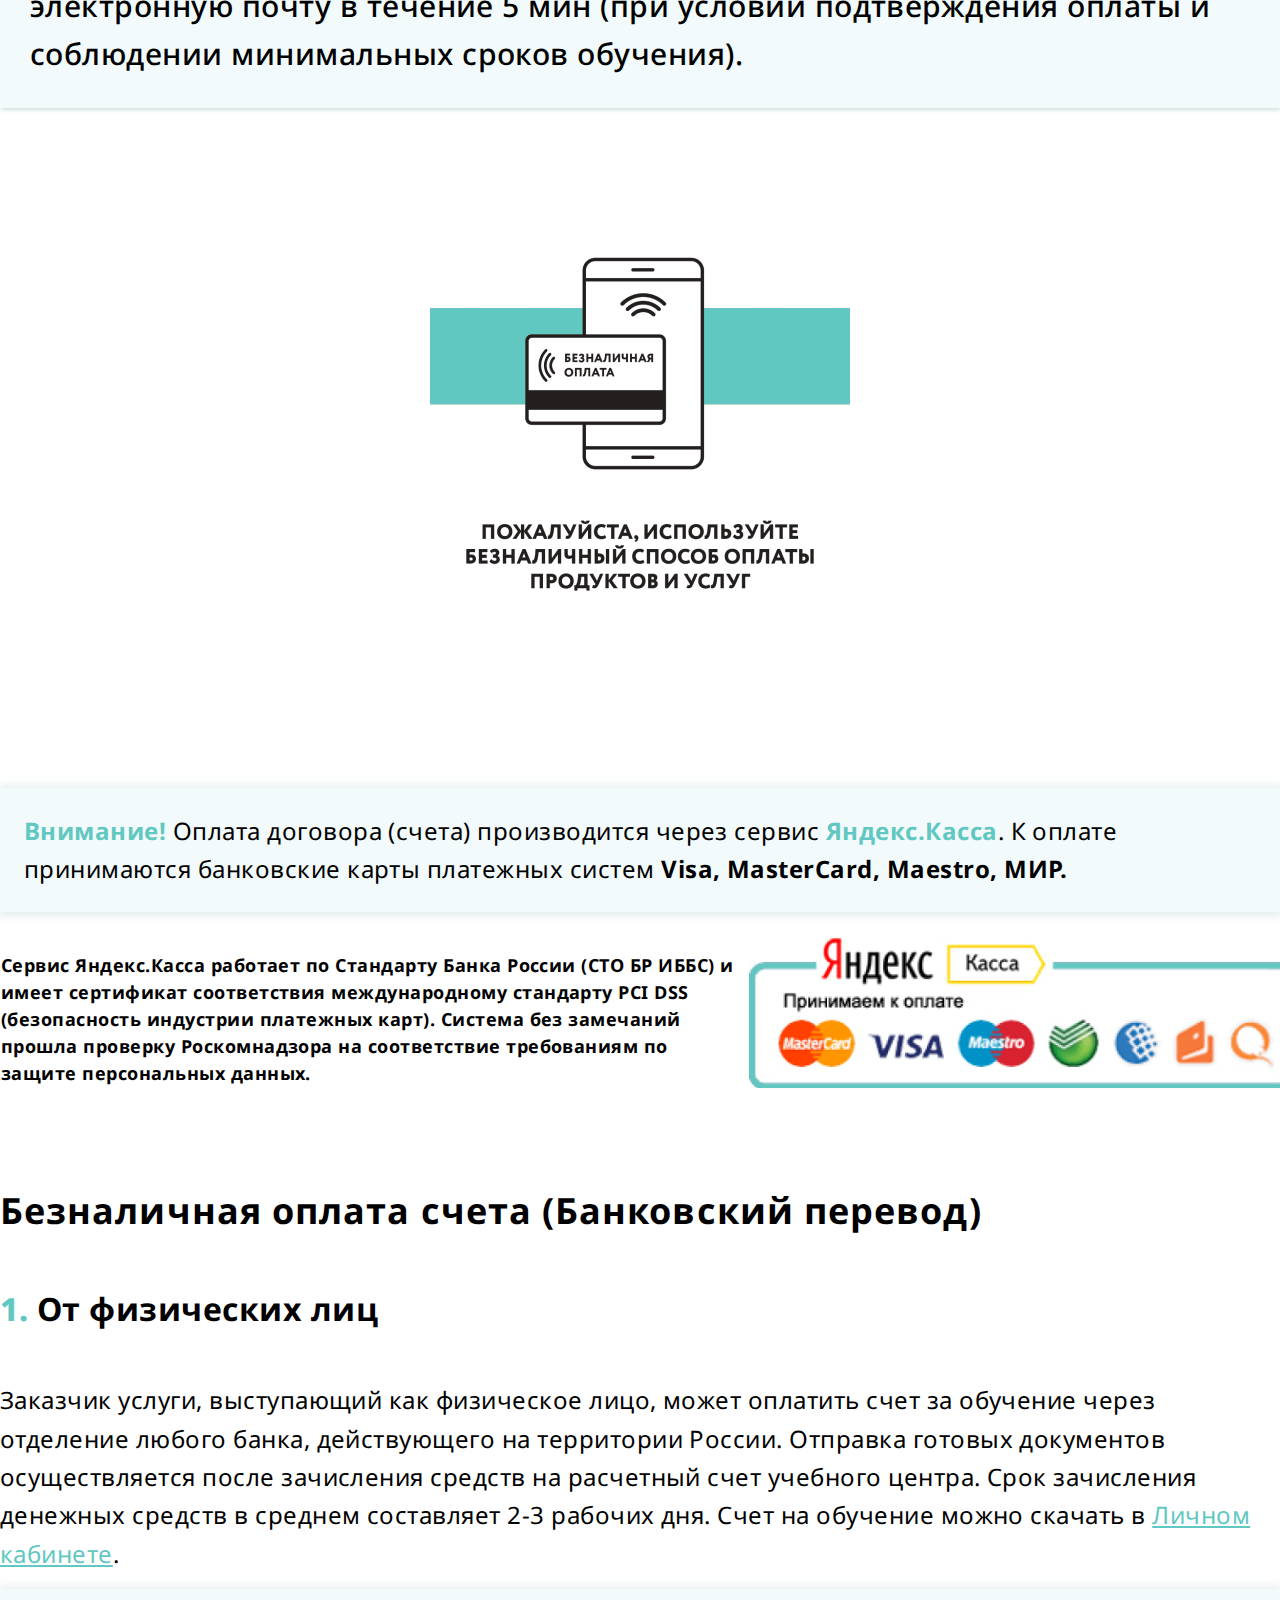
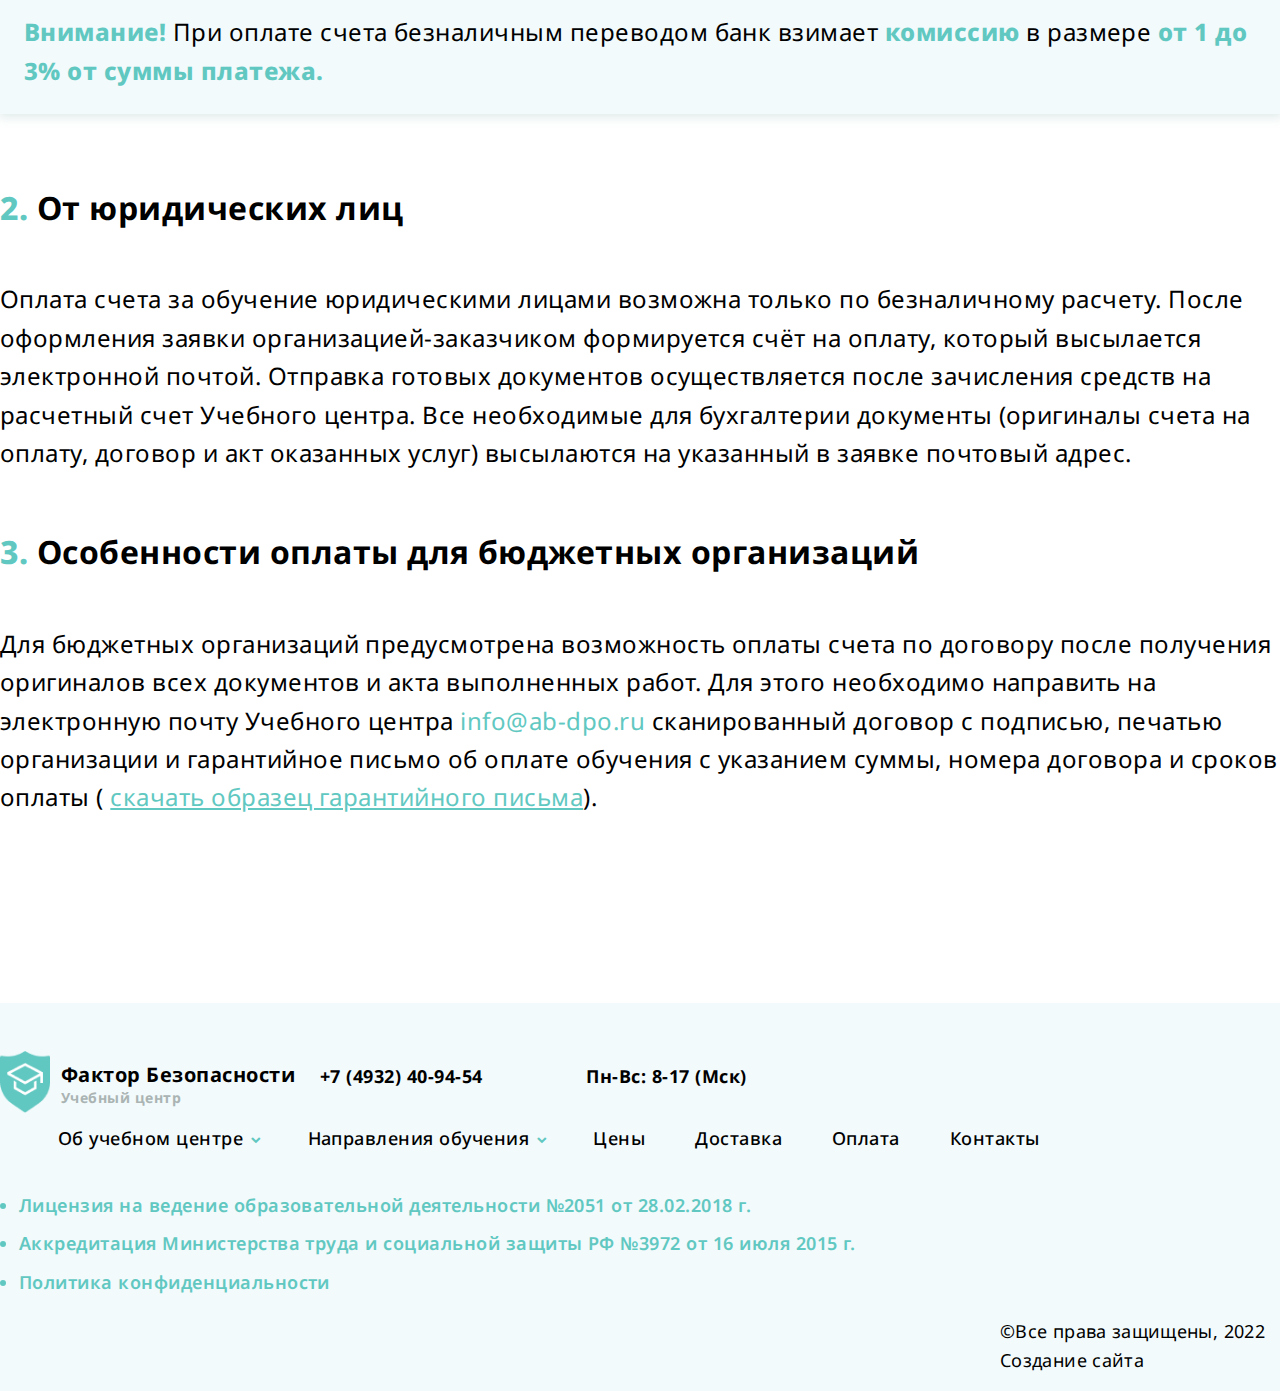
<file: layout/payment/index.html>
<!DOCTYPE html>
<html lang="ru">

<head>
    <meta charset="UTF-8" />
    <meta http-equiv="X-UA-Compatible" content="IE=edge" />
    <meta name="viewport" content="width=device-width, initial-scale=1, shrink-to-fit=no" />
    <link rel="stylesheet" href="/layout/css/bootstrap.min.css" />
    <link rel="stylesheet" href="/layout/css/font-awesome.css" />
    <link rel="stylesheet" href="/layout/css/template_styles.css" />
    <title>fb-dpo.ru</title>
</head>

<body>
    <div class="sticky">
        <header>
            <div class="container-xl">
                <div class="row pt-5">
                    <div class="col-3 p-0">
                        <a href="/">
                            <div class="logo d-flex">
                                <div class="logo_img"></div>
                                <div class="logo_text">
                                    <div class="pt-3 pb-2">Фактор Безопасности</div>
                                    <div>Учебный центр</div>
                                </div>
                            </div>
                        </a>
                    </div>
                    <div class="col-6 p-0 mt-3">
                        <div class="d-flex justify-content-between align-items-center">
                            <div class="select-region d-flex align-items-center">
                                <i class="fa fa-chevron-down text-light-green pr-1" aria-hidden="true"></i>
                                <span>Московская область</span>
                            </div>
                            <div class="header-phone">
                                <a href="tel:+74932409454">+7 (4932) 40-94-54</a>
                            </div>
                            <div class="header-time">Пн-Вс: 8-17 (Мск)</div>
                        </div>
                        <div class="d-flex header-bottom">
                            <div><a href="#">Коммерческое предложение</a></div>
                            <div>
                                <a href="#">Заявка на обучение</a>
                            </div>
                        </div>
                    </div>
                    <div class="col-3 p-0 mt-3 text-right">
                        <div class="callback">
                            <a href="#">Заказать обратный звонок</a>
                        </div>
                        <div class="come-in d-flex justify-content-end">
                            <a href="#" class="d-flex align-items-center">
                                <div>Войти</div>
                            </a>
                        </div>
                    </div>
                </div>
            </div>
        </header>
        <div class="container-xl p-0 pb-5 d-flex justify-content-between align-items-center">
            <nav class="navbar navbar-expand p-0 col-10">
                <button class="navbar-toggler" type="button" data-toggle="collapse" data-target="#navbarSupportedContent" aria-controls="navbarSupportedContent" aria-expanded="false" aria-label="Переключатель навигации">
            <span class="navbar-toggler-icon"></span>
          </button>

                <div class="collapse navbar-collapse" id="navbarSupportedContent">
                    <ul class="navbar-nav justify-content-between col">
                        <li class="nav-item dropdown d-flex align-items-center">
                            <a class="nav-link dropdown-toggle" href="#" id="navbarDropdown" role="button" data-toggle="dropdown" aria-haspopup="true" aria-expanded="false">
                  Об учебном центре
                </a>
                            <div class="dropdown-menu" aria-labelledby="navbarDropdown">
                                <a class="dropdown-item" href="#"><i class="fa fa-circle" aria-hidden="true"></i>О нас</a
                  >

                  <a class="dropdown-item" href="#"
                    ><i class="fa fa-circle" aria-hidden="true"></i>Документы</a
                  >

                  <a class="dropdown-item" href="#"
                    ><i class="fa fa-circle" aria-hidden="true"></i>Сведения об
                    образовательной организации</a
                  >

                  <a class="dropdown-item" href="#"
                    ><i class="fa fa-circle" aria-hidden="true"></i>Реквизиты</a
                  >

                  <a class="dropdown-item" href="#"
                    ><i class="fa fa-circle" aria-hidden="true"></i
                    >Вопрос-ответ</a
                  >

                  <a class="dropdown-item" href="#"
                    ><i class="fa fa-circle" aria-hidden="true"></i>Бонусная
                    программа</a
                  >
                </div>
                <i
                  class="fa fa-chevron-down text-light-green pr-1"
                  aria-hidden="true"
                ></i>
              </li>

              <li class="nav-item dropdown d-flex align-items-center">
                <a
                  class="nav-link dropdown-toggle"
                  href="#"
                  id="navbarDropdown"
                  role="button"
                  data-toggle="dropdown"
                  aria-haspopup="true"
                  aria-expanded="false"
                >
                  Направления обучения
                </a>
                                <div class="dropdown-menu" aria-labelledby="navbarDropdown">
                                    <a class="dropdown-item" href="#"><i class="fa fa-circle" aria-hidden="true"></i
                    >Пожарно-технический минимум</a
                  >
                  <a class="dropdown-item" href="#"
                    ><i class="fa fa-circle" aria-hidden="true"></i>Повышение
                    квалификации по пожарной безопасности</a
                  >
                  <a class="dropdown-item" href="#"
                    ><i class="fa fa-circle" aria-hidden="true"></i
                    >Профессиональная переподготовка по пожарной безопасности</a
                  >
                </div>
                <i
                  class="fa fa-chevron-down text-light-green pr-1"
                  aria-hidden="true"
                ></i>
              </li>

              <li class="nav-item">
                <a class="nav-link" href="#">Цены</a>
                        </li>
                        <li class="nav-item">
                            <a class="nav-link" href="#"> Доставка</a>
                        </li>
                        <li class="nav-item">
                            <a class="nav-link" href="#">Оплата</a>
                        </li>
                        <li class="nav-item">
                            <a class="nav-link" href="#">Контакты</a>
                        </li>
                    </ul>
                    </div>
            </nav>

            <div class="position-relative">
                <form class="nav-search position-absolute mb-0 align-items-center d-none">
                    <i class="fa fa-search pr-1 text-gray position-absolute pl-2" aria-hidden="true"></i>
                    <input class="mr-n2 magic-input" type="search" placeholder="Поиск..." />
                    <button class="text-white border-0">Найти</button>
                </form>
                <div class="d-flex text-gray search align-items-center">
                    <i class="fa fa-search pr-1" aria-hidden="true"></i>
                    <a href="#" class="text-gray text-underline magic-link">Поиск по сайту</a
            >
          </div>
        </div>
      </div>
    </div>

    <div class="content">
      <div class="container-xl px-0 pt-4">
        <h1>Оплата обучения</h1>
        <h3>Доступные способы оплаты</h3>
        <a name="bank-card"></a>
                    <div class="d-flex justify-content-between payment-methods">
                        <a href="#bank-card">
                            <div class="text-center">
                                <div class="payment-methods_card">Банковская карта</div>
                                <div>Для физических лиц без комиссии</div>
                            </div>
                        </a>
                        <a href="#payment-on-account">
                            <div class="text-center">
                                <div class="payment-methods_card">Оплата по счету</div>
                                <div>Для физических и юридических лиц</div>
                            </div>
                        </a>
                    </div>
                    <h2>
                        Оплата банковской картой - Без комиссии!<br /> (только для физлиц)
                    </h2>
                    <div class="card-payment d-flex flex-column pt-3">
                        <div>
                            <span class="text-light-green pr-2">1.</span>Войдите в Ваш
                            <a class="text-underline" href="">Личный кабинет</a>.
                        </div>
                        <i class="fa fa-chevron-down text-light-green align-self-center py-3" aria-hidden="true"></i>
                        <div>
                            <span class="text-light-green pr-2">2.</span>Нажмите кнопку
                            <span class="text-light-green">«Оплатить договор»</span> напротив выбранного договора (группы).
                        </div>
                        <i class="fa fa-chevron-down text-light-green align-self-center py-3" aria-hidden="true"></i>
                        <div>
                            <span class="text-light-green pr-2">3.</span>Выберите удобный способ оплаты (банковская карта, Qiwi-кошелек, Яндекс-деньги). Если Вам нужен электронный чек, укажите Вашу электронную почту.
                        </div>
                        <i class="fa fa-chevron-down text-light-green align-self-center py-3" aria-hidden="true"></i>
                        <div>
                            <span class="text-light-green pr-2">4.</span>После оплаты получите чек и комплект документов об обучении на Вашу электронную почту в течение 5 мин (при условии подтверждения оплаты и соблюдении минимальных сроков обучения).
                        </div>
                    </div>
                    <div class="voz d-flex justify-content-center">
                        <div class="voz_img"></div>
                    </div>
                    <div class="attention bg-light-green p-4 mb-4">
                        <span class="text-light-green">Внимание!</span> Оплата договора (счета) производится через сервис
                        <span class="text-light-green">Яндекс.Касса</span>. К оплате принимаются банковские карты платежных систем
                        <span class="font-weight-bold">Visa, MasterCard, Maestro, МИР.</span>
                    </div>
                    <a name="payment-on-account"></a>
                    <div class="yandex-checkout row">
                        <div class="col-7 pt-3 pr-2 pl-3">
                            Сервис Яндекс.Касса работает по Стандарту Банка России (СТО БР ИББС) и имеет сертификат соответствия международному стандарту PCI DSS (безопасность индустрии платежных карт). Система без замечаний прошла проверку Роскомнадзора на соответствие требованиям
                            по защите персональных данных.
                        </div>
                        <div class="col-5 px-0">
                            <img src="/layout/img/yandex.png" alt="yandex" width="100%" height="auto" />
                        </div>
                    </div>
                    <a name="payment-on-account"></a>
                    <h2>Безналичная оплата счета (Банковский перевод)</h2>
                    <div class="cashless-payment">
                        <div class="h3">
                            <span class="text-light-green pr-2">1.</span>От физических лиц
                        </div>
                        <div class="pb-3">
                            Заказчик услуги, выступающий как физическое лицо, может оплатить счет за обучение через отделение любого банка, действующего на территории России. Отправка готовых документов осуществляется после зачисления средств на расчетный счет учебного центра. Срок
                            зачисления денежных средств в среднем составляет 2-3 рабочих дня. Счет на обучение можно скачать в
                            <a href="" class="text-underline">Личном кабинете</a>.
                        </div>
                        <div class="attention bg-light-green p-4">
                            <span class="text-light-green">Внимание!</span> При оплате счета безналичным переводом банк взимает
                            <span class="text-light-green">комиссию</span> в размере
                            <span class="text-light-green">от 1 до 3% от суммы платежа.</span>
                        </div>
                        <div class="h3">
                            <span class="text-light-green pr-2">2.</span>От юридических лиц
                        </div>
                        <div class="pb-3 cashless-payment_marg">
                            Оплата счета за обучение юридическими лицами возможна только по безналичному расчету. После оформления заявки организацией-заказчиком формируется счёт на оплату, который высылается электронной почтой. Отправка готовых документов осуществляется после зачисления
                            средств на расчетный счет Учебного центра. Все необходимые для бухгалтерии документы (оригиналы счета на оплату, договор и акт оказанных услуг) высылаются на указанный в заявке почтовый адрес.
                        </div>
                        <div class="h3">
                            <span class="text-light-green pr-2">3.</span>Особенности оплаты для бюджетных организаций
                        </div>
                        <div class="pb-3">
                            Для бюджетных организаций предусмотрена возможность оплаты счета по договору после получения оригиналов всех документов и акта выполненных работ. Для этого необходимо направить на электронную почту Учебного центра
                            <a href="mailto:info@ab-dpo.ru">info@ab-dpo.ru</a> сканированный договор с подписью, печатью организации и гарантийное письмо об оплате обучения с указанием суммы, номера договора и сроков оплаты (
                            <a href="" class="text-underline">скачать образец гарантийного письма</a
            >).
          </div>
        </div>
      </div>
    </div>

    <footer>
      <div class="container-xl">
        <div class="row pt-5 pb-2">
          <div class="col-3 p-0">
            <a href="/">
              <div class="logo d-flex">
                <div class="logo_img"></div>
                <div class="logo_text">
                  <div class="pt-3 pb-2">Фактор Безопасности</div>
                  <div>Учебный центр</div>
                </div>
              </div>
            </a>
                        </div>
                        <div class="col-4 mt-3 p-0">
                            <div class="d-flex justify-content-between align-items-center">
                                <div class="header-phone">
                                    <a href="tel:+74932409454">+7 (4932) 40-94-54</a>
                                </div>
                                <div class="header-time">Пн-Вс: 8-17 (Мск)</div>
                            </div>
                        </div>
                    </div>
                    <div class="nav-footer">
                        <nav class="navbar navbar-expand-lg p-0">
                            <button class="navbar-toggler" type="button" data-toggle="collapse" data-target="#navbarFooter" aria-controls="navbarFooter" aria-expanded="false" aria-label="Переключатель навигации">
              <span class="navbar-toggler-icon"></span>
            </button>

                            <div class="collapse navbar-collapse justify-content-between d-flex" id="navbarFooter">
                                <ul class="navbar-nav justify-content-between col-10">
                                    <li class="nav-item dropdown d-flex align-items-center">
                                        <a class="nav-link dropdown-toggle" href="#" id="navbarDropdown" role="button" data-toggle="dropdown" aria-haspopup="true" aria-expanded="false">
                    Об учебном центре
                  </a>
                                        <div class="dropdown-menu" aria-labelledby="navbarDropdown">
                                            <a class="dropdown-item" href="#"><i class="fa fa-circle" aria-hidden="true"></i>О нас</a
                    >

                    <a class="dropdown-item" href="#"
                      ><i class="fa fa-circle" aria-hidden="true"></i
                      >Документы</a
                    >

                    <a class="dropdown-item" href="#"
                      ><i class="fa fa-circle" aria-hidden="true"></i>Сведения
                      об образовательной организации</a
                    >

                    <a class="dropdown-item" href="#"
                      ><i class="fa fa-circle" aria-hidden="true"></i
                      >Реквизиты</a
                    >

                    <a class="dropdown-item" href="#"
                      ><i class="fa fa-circle" aria-hidden="true"></i
                      >Вопрос-ответ</a
                    >

                    <a class="dropdown-item" href="#"
                      ><i class="fa fa-circle" aria-hidden="true"></i>Бонусная
                      программа</a
                    >
                  </div>
                  <i
                    class="fa fa-chevron-down text-light-green pr-1"
                    aria-hidden="true"
                  ></i>
                </li>

                <li class="nav-item dropdown d-flex align-items-center">
                  <a
                    class="nav-link dropdown-toggle"
                    href="#"
                    id="navbarDropdown"
                    role="button"
                    data-toggle="dropdown"
                    aria-haspopup="true"
                    aria-expanded="false"
                  >
                    Направления обучения
                  </a>
                                            <div class="dropdown-menu" aria-labelledby="navbarDropdown">
                                                <a class="dropdown-item" href="#"><i class="fa fa-circle" aria-hidden="true"></i
                      >Пожарно-технический минимум</a
                    >
                    <a class="dropdown-item" href="#"
                      ><i class="fa fa-circle" aria-hidden="true"></i>Повышение
                      квалификации по пожарной безопасности</a
                    >
                    <a class="dropdown-item" href="#"
                      ><i class="fa fa-circle" aria-hidden="true"></i
                      >Профессиональная переподготовка по пожарной
                      безопасности</a
                    >
                  </div>
                  <i
                    class="fa fa-chevron-down text-light-green pr-1"
                    aria-hidden="true"
                  ></i>
                </li>

                <li class="nav-item">
                  <a class="nav-link" href="#">Цены</a>
                                    </li>
                                    <li class="nav-item">
                                        <a class="nav-link" href="#"> Доставка</a>
                                    </li>
                                    <li class="nav-item">
                                        <a class="nav-link" href="#">Оплата</a>
                                    </li>
                                    <li class="nav-item">
                                        <a class="nav-link" href="#">Контакты</a>
                                    </li>
                                </ul>
                                </div>
                        </nav>
                        </div>
                        <div class="list-in-footer pt-4">
                            <ul class="pl-1">
                                <li>
                                    <a href="http://">Лицензия на ведение образовательной деятельности №2051 от
                28.02.2018 г.</a
              >
            </li>
            <li>
              <a href="http://"
                >Аккредитация Министерства труда и социальной защиты РФ №3972 от
                16 июля 2015 г.</a
              >
            </li>
            <li>
              <a href="http://">Политика конфиденциальности</a>
                                </li>
                            </ul>
                        </div>
                        <div class="nord-soft d-flex flex-column align-items-end pb-3">
                            <div>
                                <div>©Все права защищены, 2022</div>
                                <div class="nord-soft_logo">
                                    <a class="text-decoration-none" href="https://nordsoftware.ru/">
                                        <span class="pr-2">Создание сайта</span>
                                        <img src="/layout/img/nord-soft.png" loading="lazy" alt="nord-soft" />
                                    </a>
                                </div>
                            </div>
                        </div>
                        </div>
                        </footer>

                        <script src="/layout/js/jquery-3.5.1.min.js"></script>
                        <script src="/layout/js/popper.min.js"></script>
                        <script src="/layout/js/bootstrap.min.js"></script>
                        <script>
                            $(document).ready(function() {
                                $(".magic-link").click(function() {
                                    $(".nav-search").toggleClass("d-flex").toggleClass("d-none");
                                    $(".magic-input").focus();
                                    $(".search").toggleClass("d-flex").toggleClass("d-none");
                                });
                                $(document).mouseup(function(e) {
                                    var container = $(".nav-search");
                                    if (container.has(e.target).length === 0) {
                                        container.addClass("d-none").removeClass("d-flex");
                                        $(".search").addClass("d-flex").removeClass("d-none");
                                    }
                                });
                            });
                        </script>
</body>

</html>
</file>
<file: layout/css/template_styles.css>
@charset "UTF-8";
@font-face {
  font-family: 'NotoSans';
  src: local("NotoSans"), url("/layout/fonts/NotoSans-Regular.woff2") format("woff2"), url("/layout/fonts/NotoSans-Regular.woff") format("woff"), url("/layout/fonts/NotoSans-Regular.ttf") format("ttf"), url("/layout/fonts/NotoSans-Regular.eot") format("eot");
}

@font-face {
  font-family: 'NotoSans-Medium';
  src: local("NotoSans-Medium"), url("/layout/fonts/NotoSans-Medium.woff2") format("woff2"), url("/layout/fonts/NotoSans-Medium.woff") format("woff"), url("/layout/fonts/NotoSans-Medium.ttf") format("ttf"), url("/layout/fonts/NotoSans-Medium.eot") format("eot");
}

@font-face {
  font-family: 'NotoSans-SemiBold';
  src: local("NotoSans-SemiBold"), url("/layout/fonts/NotoSans-SemiBold.woff2") format("woff2"), url("/layout/fonts/NotoSans-SemiBold.woff") format("woff"), url("/layout/fonts/NotoSans-SemiBold.ttf") format("ttf"), url("/layout/fonts/NotoSans-SemiBold.eot") format("eot");
}

@font-face {
  font-family: 'NotoSans-Bold';
  src: local("NotoSans-Bold"), url("/layout/fonts/NotoSans-Bold.woff2") format("woff2"), url("/layout/fonts/NotoSans-Bold.woff") format("woff"), url("/layout/fonts/NotoSans-Bold.ttf") format("ttf"), url("/layout/fonts/NotoSans-Bold.eot") format("eot");
}

@font-face {
  font-family: 'NotoSans-ExtraBold';
  src: local("NotoSans-ExtraBold"), url("/layout/fonts/NotoSans-ExtraBold.woff2") format("woff2"), url("/layout/fonts/NotoSans-ExtraBold.woff") format("woff"), url("/layout/fonts/NotoSans-ExtraBold.ttf") format("ttf"), url("/layout/fonts/NotoSans-ExtraBold.eot") format("eot");
}

body {
  font-family: 'NotoSans';
  font-weight: 400;
  font-style: normal;
  font-size: 24px;
  line-height: 160%;
  letter-spacing: 0.02em;
  color: #000000;
}

h1 {
  font-family: 'NotoSans-Bold';
  font-weight: 700;
  font-size: 40px;
  line-height: 120%;
  letter-spacing: 0.03em;
  padding-bottom: 45px;
  color: #000000;
}

h2,
.h2 {
  font-family: 'NotoSans-Bold';
  font-weight: 700;
  font-size: 36px;
  line-height: 120%;
  letter-spacing: 0.03em;
  padding-bottom: 50px;
}

h3,
.h3 {
  font-family: 'NotoSans-Bold';
  font-weight: 700;
  font-size: 32px;
  line-height: 120%;
  padding-bottom: 45px;
}

h4,
.h4 {
  font-family: 'NotoSans-Bold';
  font-style: normal;
  font-weight: 700;
  font-size: 24px;
  line-height: 160%;
  padding-bottom: 40px;
}

a {
  color: #61C8C1;
}

a:hover {
  text-decoration: none;
  color: #31A099;
}

.container-xl {
  max-width: 1300px;
}

.text-light-green {
  color: #61C8C1;
}

.text-gray {
  color: #AAB4B3;
}

.text-black {
  color: #000000;
}

a.text-black:hover {
  color: #AAB4B3;
}

.text-underline {
  -webkit-text-decoration-line: underline;
          text-decoration-line: underline;
}

.bg-light-green {
  background: #F2FAFC;
  -webkit-box-shadow: 1px 1px 10px 2px rgba(125, 169, 166, 0.25);
          box-shadow: 1px 1px 10px 2px rgba(125, 169, 166, 0.25);
}

.font-weight-bold {
  font-family: 'NotoSans-Bold';
  font-weight: 700;
}

.font-weight-medium {
  font-family: 'NotoSans-Medium';
  font-weight: 500;
}

.w-80 {
  width: 80%;
}

.mb-6 {
  margin-bottom: 100px;
}

strong,
b {
  font-family: 'NotoSans-SemiBold';
  font-weight: 600;
}

/*header*/
.sticky {
  position: -webkit-sticky;
  position: sticky;
  top: 0;
  background-color: #FFFFFF;
  z-index: 1;
}

.logo_img {
  background-image: url(/layout/img/logo.png);
  background-size: cover;
  background-repeat: no-repeat;
  min-height: 62px;
  min-width: 50px;
  margin-right: 11px;
}

.logo_text {
  font-family: 'NotoSans-Bold';
  font-weight: 700;
  font-size: 14px;
  line-height: 110%;
  color: #AAB4B3;
}

.logo_text > div:first-child {
  font-family: 'NotoSans-Bold';
  font-weight: 700;
  font-size: 20px;
  color: #000000;
}

.select-region {
  font-size: 18px;
  line-height: 110%;
  color: #000000;
}

.fa-chevron-down {
  font-size: 10px;
}

.header-phone {
  font-family: 'NotoSans-Bold';
  font-weight: 700;
  font-size: 18px;
  line-height: 110%;
}

.header-phone > a {
  color: #000000;
}

.header-phone > a:hover {
  color: #AAB4B3;
}

.header-time {
  font-family: 'NotoSans-Bold';
  font-weight: 700;
  font-size: 18px;
  line-height: 110%;
}

.header-bottom {
  font-family: 'NotoSans-Bold';
  font-weight: 700;
  font-size: 18px;
  line-height: 110%;
  padding-left: 14px;
  padding-top: 25px;
}

.header-bottom > div:first-child {
  padding-right: 50px;
}

.callback {
  font-family: 'NotoSans-Bold';
  font-weight: 700;
  font-size: 18px;
  line-height: 110%;
}

.come-in {
  font-family: 'NotoSans-Bold';
  font-weight: 700;
  font-size: 18px;
  line-height: 110%;
  padding-top: 15px;
}

.come-in > a {
  color: #AAB4B3;
}

.come-in > a:hover {
  color: #000000;
}

.come-in > a::after {
  content: url(/layout/img/exit.png);
  padding-left: 10px;
}

/*menu*/
.navbar-nav {
  font-family: 'NotoSans-Medium';
  font-weight: 500;
  font-size: 18px;
  line-height: 110%;
  text-align: center;
  color: #000000;
}

.nav-item {
  border-bottom: 5px solid transparent;
}

.nav-item > a {
  color: #000000;
}

.nav-item:hover {
  border-bottom: 5px solid #61C8C1;
}

.dropdown-toggle::after {
  display: none;
}

.dropdown-menu {
  background: #F2FAFC;
  -webkit-box-shadow: 1px 1px 10px 2px rgba(125, 169, 166, 0.25);
          box-shadow: 1px 1px 10px 2px rgba(125, 169, 166, 0.25);
  padding: 20px 0 18px;
}

.dropdown-menu > .dropdown-item {
  line-height: 200%;
  letter-spacing: 0.02em;
  color: #000000;
  padding: 0 19px;
}

.dropdown-menu > .dropdown-item .fa-circle {
  font-size: 5px;
  padding-right: 8px;
  margin-bottom: -8px;
}

.dropdown-menu > .dropdown-item:hover {
  color: #16181b;
  background: #F2FAFC;
  text-decoration: underline;
}

#navbarSupportedContent .navbar-nav .active {
  border-bottom: 5px solid #61C8C1;
}

.search {
  font-family: 'NotoSans-Medium';
  font-weight: 500;
  font-size: 18px;
  line-height: 110%;
  text-align: right;
}

.search > a:hover {
  color: #AAB4B3;
}

.search > i {
  font-size: 28px;
}

.nav-search {
  right: 0px;
  top: 15px;
}

.nav-search input {
  font-size: 18px;
  background: #FFFFFF;
  border: 2px solid #9BA8A7;
  -webkit-box-sizing: border-box;
          box-sizing: border-box;
  padding-bottom: 4.1px;
  padding-left: 30px;
  width: 0;
}

.nav-search input:focus {
  -webkit-transition: all 0.5s;
  transition: all 0.5s;
  width: 18vw !important;
}

.nav-search button {
  font-family: 'NotoSans-SemiBold';
  font-weight: 600;
  font-size: 20px;
  line-height: 110%;
  color: #FFFFFF;
  background: #9BA8A7;
  padding: 13px 37px;
}

.nav-search button:hover {
  background-color: #16181b;
}

/*footer*/
footer {
  background: #F2FAFC;
}

.nav-footer {
  margin-left: 35px;
}

.list-in-footer {
  font-family: 'NotoSans-SemiBold';
  font-weight: 700;
  font-size: 18px;
  color: #61C8C1;
}

.nord-soft {
  font-size: 18px;
  line-height: 160%;
  letter-spacing: 0.02em;
}

.nord-soft_logo a, .nord-soft_logo:hover {
  color: #000000;
}

/*content*/
.general {
  padding: 80px 0;
  font-family: 'NotoSans-Bold';
  font-weight: 700;
}

.general-img {
  min-height: 615px;
  max-width: 1600px;
  background-image: url(/layout/img/general.png);
  background-size: contain;
  background-repeat: no-repeat;
}

.general-title {
  font-size: 40px;
  line-height: 180%;
  letter-spacing: 0.02em;
  padding-bottom: 55px;
}

.general-description {
  font-size: 32px;
  line-height: 120%;
  letter-spacing: 0.02em;
}

.general-link {
  font-family: 'NotoSans-ExtraBold';
  font-weight: 800;
  font-size: 30px;
  line-height: 120%;
}

.general-link > a {
  padding: 35px 140px;
  background: #61C8C1;
  -webkit-box-shadow: 0px 4px 4px rgba(125, 169, 166, 0.6);
          box-shadow: 0px 4px 4px rgba(125, 169, 166, 0.6);
}

.general-link > a:hover {
  background: #31A099;
  -webkit-box-shadow: 0px 4px 4px rgba(125, 169, 166, 0.6);
          box-shadow: 0px 4px 4px rgba(125, 169, 166, 0.6);
}

.general-link > a:first-child {
  margin-right: 70px;
}

.general > div:first-child {
  padding-bottom: 7vw;
}

.educational-center {
  padding-bottom: 105px;
}

.educational-center_title {
  font-family: 'NotoSans-Bold';
  font-weight: 700;
  font-size: 25px;
  line-height: 150%;
  letter-spacing: 0.02em;
}

.educational-center_link {
  font-family: 'NotoSans';
  font-size: 24px;
  line-height: 120%;
}

.educational-center_link > a {
  padding: 20px 40px;
  color: #000000;
  background: #F2FAFC;
  -webkit-box-shadow: 1px 1px 10px 2px rgba(125, 169, 166, 0.25);
          box-shadow: 1px 1px 10px 2px rgba(125, 169, 166, 0.25);
}

.educational-center_link > a:hover {
  color: #AAB4B3 !important;
}

.directions-of-study {
  padding-bottom: 70px;
}

.directions-of-study_link {
  font-family: 'NotoSans';
  font-weight: 400;
  font-size: 30px;
  line-height: 150%;
  letter-spacing: 0.03em;
}

.directions-of-study_link div {
  color: #000000;
  padding: 25px 115px;
  margin-bottom: 40px;
  background: #F2FAFC;
  -webkit-box-shadow: 1px 1px 10px 2px rgba(125, 169, 166, 0.25);
          box-shadow: 1px 1px 10px 2px rgba(125, 169, 166, 0.25);
}

.directions-of-study_link div:hover {
  color: #AAB4B3;
}

.offer-calculator {
  padding-bottom: 100px;
}

.offer-calculator_calc {
  background-image: url(/layout/img/calc.png);
  background-size: contain;
  background-repeat: no-repeat;
  min-height: 100px;
  min-width: 90px;
}

.offer-calculator_calc__title {
  font-family: 'NotoSans-Bold';
  font-weight: 700;
  font-size: 28px;
  line-height: 150%;
  letter-spacing: 0.02em;
}

.offer-calculator_letter {
  background-image: url(/layout/img/letter.png);
  background-size: contain;
  background-repeat: no-repeat;
  min-height: 100px;
  min-width: 120px;
}

.steps {
  padding-bottom: 90px;
}

.steps img {
  max-height: 79px;
  max-width: 72px;
}

.step_text {
  font-size: 24px;
  line-height: 120%;
  max-width: 550px;
}

.application-for-training {
  font-family: 'NotoSans-ExtraBold';
  font-weight: 800;
  font-size: 30px;
  line-height: 120%;
  padding: 35px 80px;
  background: #61C8C1;
  -webkit-box-shadow: 0px 4px 4px rgba(125, 169, 166, 0.6);
          box-shadow: 0px 4px 4px rgba(125, 169, 166, 0.6);
  min-width: 630px;
  margin-bottom: 100px;
}

.application-for-training:hover {
  background: #31A099;
}

.payment {
  padding-bottom: 100px;
}

.payment .text-center {
  padding: 30px 85px;
  background: #F2FAFC;
  -webkit-box-shadow: 1px 1px 10px 2px rgba(125, 169, 166, 0.25);
          box-shadow: 1px 1px 10px 2px rgba(125, 169, 166, 0.25);
}

.payment_title {
  font-family: 'NotoSans-Bold';
  font-weight: 700;
  font-size: 30px;
  line-height: 150%;
  color: #61C8C1;
  padding-bottom: 20px;
}

.calc-delivery {
  font-family: 'NotoSans-Bold';
  font-weight: 700;
  font-size: 30px;
  line-height: 150%;
  background: #F2FAFC;
  -webkit-box-shadow: 1px 1px 10px 2px rgba(125, 169, 166, 0.25);
          box-shadow: 1px 1px 10px 2px rgba(125, 169, 166, 0.25);
  padding: 20px 0;
  margin-bottom: 100px;
}

.calc-delivery > img {
  max-width: 70px;
}

.advantages {
  line-height: 120%;
  margin-bottom: 100px;
}

.advantages_text {
  font-size: 24px;
}

.advantages1 {
  background-image: url(/layout/img/advantages1.png);
  background-size: contain;
  background-repeat: no-repeat;
  min-width: 60px;
}

.advantages2 {
  background-image: url(/layout/img/advantages2.png);
  background-size: contain;
  background-repeat: no-repeat;
  min-width: 65px;
  min-height: 50px;
}

.advantages3 {
  background-image: url(/layout/img/advantages3.png);
  background-size: contain;
  background-repeat: no-repeat;
  min-width: 60px;
}

.advantages4 {
  background-image: url(/layout/img/advantages4.png);
  background-size: contain;
  background-repeat: no-repeat;
  min-width: 60px;
}

.advantages5 {
  background-image: url(/layout/img/advantages5.png);
  background-size: contain;
  background-repeat: no-repeat;
  min-width: 60px;
}

.advantages6 {
  background-image: url(/layout/img/advantages6.png);
  background-size: contain;
  background-repeat: no-repeat;
  min-width: 60px;
}

.advantages7 {
  background-image: url(/layout/img/advantages7.png);
  background-size: contain;
  background-repeat: no-repeat;
  min-width: 60px;
}

.advantages8 {
  background-image: url(/layout/img/advantages8.png);
  background-size: contain;
  background-repeat: no-repeat;
  min-width: 60px;
}

.advantages .d-flex {
  min-height: 134px;
}

.accordion button {
  font-family: 'NotoSans';
  font-weight: 400;
  font-size: 24px;
  line-height: 160%;
  letter-spacing: 0.02em;
  color: #000000;
  background: #F2FAFC;
  -webkit-box-shadow: 1px 1px 10px 2px rgba(125, 169, 166, 0.25);
          box-shadow: 1px 1px 10px 2px rgba(125, 169, 166, 0.25);
  padding: 25px;
}

.accordion .collapse {
  font-family: 'NotoSans-Medium';
  font-weight: 500;
  font-style: italic;
  font-weight: 500;
  font-size: 20px;
  line-height: 160%;
  letter-spacing: 0.02em;
  color: #000000;
  background: #F2FAFC;
  -webkit-box-shadow: 1px 1px 10px 2px rgba(125, 169, 166, 0.25);
          box-shadow: 1px 1px 10px 2px rgba(125, 169, 166, 0.25);
  padding: 25px;
}

.accordion .collapsing {
  -webkit-transition: 0.1ms;
  transition: 0.1ms;
}

.answers {
  font-family: 'NotoSans-Bold';
  font-weight: 700;
  font-size: 24px;
  line-height: 160%;
}

.any-questions {
  padding-top: 100px;
  max-width: 39%;
}

.any-questions_title {
  font-family: 'NotoSans-Bold';
  font-weight: 700;
  font-size: 36px;
  line-height: 120%;
}

.any-questions > div {
  padding-bottom: 45px;
}

.any-questions_desc {
  font-weight: 500;
  font-family: 'NotoSans-Medium';
}

.any-questions > .font-weight-bold {
  font-size: 36px;
}

/*payment*/
.payment-methods {
  padding-bottom: 100px;
}

.payment-methods_card {
  font-family: 'NotoSans-Bold';
  font-weight: 700;
  font-size: 30px;
  line-height: 150%;
  color: #61C8C1;
  padding-bottom: 15px;
}

.payment-methods_card:hover {
  color: #31A099;
}

.payment-methods > a {
  color: #000000;
}

.payment-methods > a > .text-center {
  padding: 30px 85px;
  background: #F2FAFC;
  -webkit-box-shadow: 1px 1px 10px 2px rgba(125, 169, 166, 0.25);
          box-shadow: 1px 1px 10px 2px rgba(125, 169, 166, 0.25);
}

.card-payment {
  font-size: 30px;
}

.card-payment > div {
  font-family: 'NotoSans-Medium';
  font-weight: 500;
  font-size: 30px;
  line-height: 160%;
  padding: 30px;
  background: #F2FAFC;
  -webkit-box-shadow: 1px 1px 5px rgba(125, 169, 166, 0.5);
          box-shadow: 1px 1px 5px rgba(125, 169, 166, 0.5);
}

.card-payment > i {
  font-size: 24px;
}

.card-payment span {
  font-family: 'NotoSans-Bold';
  font-weight: 700;
}

.voz {
  padding: 105px 0;
}

.voz_img {
  background-image: url(/layout/img/voz.png);
  background-size: contain;
  background-repeat: no-repeat;
  min-width: 420px;
  min-height: 470px;
}

.attention {
  margin-bottom: 75px;
}

.attention > span {
  font-family: 'NotoSans-Bold';
  font-weight: 700;
  font-size: 24px;
}

.yandex-checkout {
  font-family: 'NotoSans-Bold';
  font-weight: 700;
  font-size: 18px;
  line-height: 150%;
  padding-bottom: 100px;
}

.cashless-payment {
  padding-bottom: 170px;
}

.cashless-payment span {
  font-family: 'NotoSans-ExtraBold';
  font-weight: 800;
}

.cashless-payment_marg {
  margin-bottom: 45px;
}

/*delivery*/
.copies {
  font-family: 'NotoSans-Bold';
  font-weight: 700;
  font-size: 24px;
  padding-bottom: 105px;
}

.delivery {
  padding-bottom: 105px;
}

.deliveryСard {
  padding: 30px 35px 30px 60px;
  background: #F2FAFC;
  -webkit-box-shadow: 1px 1px 10px 2px rgba(125, 169, 166, 0.25);
          box-shadow: 1px 1px 10px 2px rgba(125, 169, 166, 0.25);
  margin-bottom: 45px;
}

.deliveryСard_title {
  font-family: 'NotoSans-Bold';
  font-weight: 700;
  font-size: 30px;
  line-height: 150%;
  letter-spacing: 0.02em;
  color: #61C8C1;
  padding-bottom: 20px;
}

.deliveryСard_imgPost {
  background-image: url(/layout/img/post.png);
  background-size: contain;
  background-repeat: no-repeat;
  min-width: 280px;
  min-height: 140px;
  margin-right: 30px;
}

.deliveryСard_imgExpress {
  background-image: url(/layout/img/express.png);
  background-size: contain;
  background-repeat: no-repeat;
  min-width: 280px;
  min-height: 140px;
  margin-right: 30px;
}

.shippingTable {
  padding-bottom: 45px;
}

.shippingTable_head {
  font-family: 'NotoSans-Bold';
  font-weight: 700;
  font-size: 20px;
  line-height: 110%;
  letter-spacing: 0.01em;
  color: #AAB4B3;
  background: #F2FAFC;
  padding: 13px 0 13px;
}

.shippingTable_head > .d-flex > div {
  padding-right: 20px;
}

.shippingTable_head > .d-flex > div:first-child {
  min-width: 170px;
}

.shippingTable_body {
  font-size: 20px;
  background-color: #f2fafc;
}

.shippingTable_body > .d-flex:nth-child(6n+1), .shippingTable_body > .d-flex:nth-child(6n+2), .shippingTable_body > .d-flex:nth-child(6n+3) {
  background-color: #FFFFFF;
}

.shippingTable_body > .d-flex > div {
  padding: 20px 0;
}

.shippingTable_body > .d-flex > div:first-child {
  overflow-wrap: break-word;
  width: 170px;
}

.shippingTable_body > .d-flex > div:nth-child(2) {
  min-width: 145px;
}

.explanation {
  font-size: 20px;
  padding-bottom: 170px;
}

/*areas-of-study*/
.bread-crumbs {
  font-family: 'NotoSans-Medium';
  font-weight: 500;
  font-size: 18px;
  line-height: 110%;
  color: #AAB4B3;
  padding-bottom: 22px;
}

.bread-crumbs > .text-gray:hover {
  color: #000000;
}

.cost-of-education {
  font-size: 32px;
}

.cost-of-education_block {
  min-height: 220px;
}

.price {
  font-size: 40px;
}

.areas-of-study_calc {
  min-height: 58px;
  min-width: 50px;
}

.areas-of-study_letter {
  min-height: 48px;
  min-width: 40px;
}

.areas-of-study_submit .application-for-training {
  margin-bottom: 0;
  min-width: 0;
  padding: 35px 145px;
}

#dropdownMenuLink {
  font-family: 'NotoSans-Medium';
  font-size: 20px;
  border-bottom: 5px solid #61C8C1;
}

#dropdownMenuLink + i {
  font-size: 20px;
}

.special-prices {
  white-space: normal;
}

.special-prices span {
  font-size: 24px;
  line-height: 180%;
}

.special-prices_menu {
  max-width: 450px;
}

.delivery-payment {
  font-weight: 700;
  font-size: 27px;
  line-height: 160%;
  padding: 25px 120px;
  margin: 60px 0 105px;
}

.delivery-payment_img1 {
  background-image: url(/layout/img/truck.png);
  background-size: contain;
  background-repeat: no-repeat;
  min-width: 74px;
  min-height: 58px;
  margin-right: 40px;
}

.delivery-payment_img2 {
  background-image: url(/layout/img/purse.png);
  background-size: contain;
  background-repeat: no-repeat;
  min-width: 65px;
  min-height: 64px;
  margin-right: 40px;
}

.table {
  font-size: 20px;
  line-height: 110%;
}

.table thead {
  font-family: 'NotoSans-Bold';
  font-style: normal;
  font-weight: 700;
  color: #AAB4B3;
  background-color: #F2FAFC;
}

.table thead th {
  padding: 25px;
}

.table thead th:first-child {
  width: 20%;
}

.table thead th:nth-child(2) {
  width: 40%;
}

.table tbody tr:nth-child(2n+2) {
  background-color: #F2FAFC;
}

.table tbody td {
  padding: 25px 0 25px 25px;
}

.table tbody td a {
  font-family: 'NotoSans-Bold';
  font-style: normal;
  font-weight: 700;
}

/*contacts*/
.contacts {
  font-family: 'NotoSans-SemiBold';
  font-weight: 600;
  font-size: 26px;
  line-height: 120%;
  letter-spacing: 0.03em;
  padding-bottom: 50px;
}

.contacts_name {
  font-family: 'NotoSans-Bold';
  font-style: normal;
  font-weight: 700;
  font-size: 32px;
  color: #61C8C1;
  margin-right: 30px;
  line-height: 80%;
  margin-left: 40px;
}

.contacts_name img {
  top: -20px;
  left: 0;
}

.contacts-map {
  margin-bottom: 70px;
}

.contacts-phone img {
  left: -45px;
}

.requisites {
  font-family: 'NotoSans-SemiBold';
  font-style: normal;
  font-weight: 600;
  font-size: 26px;
  line-height: 120%;
}

.requisites > div {
  display: -webkit-box;
  display: -ms-flexbox;
  display: flex;
  margin-bottom: 40px;
}

.requisites .contacts_name {
  margin-left: 0;
}

/*bonus-program*/
#description h2,
#description .h2 {
  color: #AAB4B3;
}

.collapseBonusProgram {
  border-bottom: 5px solid #61C8C1;
  -webkit-box-sizing: border-box;
          box-sizing: border-box;
  margin-bottom: 50px;
  font-family: 'NotoSans-Bold';
  font-style: normal;
  font-weight: 700;
  font-size: 24px;
  line-height: 120%;
  text-align: center;
  letter-spacing: 0.02em;
}

.collapseBonusProgram button {
  border: 3px solid #929F9F;
  border-bottom: 0px solid #6D7383;
  -webkit-transform: skew(25deg, 0deg);
          transform: skew(25deg, 0deg);
  border-right: 0px solid #6D7383;
  background-color: white;
  color: #929F9F;
  padding: 15px 20px;
}

.collapseBonusProgram button:focus {
  outline: 0px;
}

.collapseBonusProgram button > div {
  -webkit-transform: skew(-25deg, 0deg);
          transform: skew(-25deg, 0deg);
}

.collapseBonusProgram button[aria-expanded="true"] {
  color: #FFFFFF;
  background-color: #61C8C1;
  border: 3px solid #61C8C1;
}

.collapseBonusProgram button[aria-expanded="true"] + button {
  border-left: 3px solid #61C8C1;
}

.collapseBonusProgram button[aria-expanded="true"]:last-child {
  border-right: 3px solid #61C8C1;
}

.collapseBonusProgram button:first-child {
  -webkit-transform: skew(0deg, 0deg);
          transform: skew(0deg, 0deg);
  border-right: 0px solid #6D7383;
  padding-right: 40px;
}

.collapseBonusProgram button:first-child > div {
  -webkit-transform: skew(0deg, 0deg);
          transform: skew(0deg, 0deg);
}

.collapseBonusProgram button:nth-child(2) {
  margin-left: -20px;
}

.collapseBonusProgram button:last-child {
  border-right: 3px solid #6D7383;
}

.block {
  font-family: 'NotoSans-Bold';
  font-style: normal;
  font-weight: 700;
  text-align: center;
}

.block + i.fa {
  padding-top: 100px;
}

.tag {
  font-size: 30px;
  line-height: 41px;
  padding-bottom: 25px;
}

.img {
  height: 95px;
}

.text {
  font-size: 24px;
  line-height: 120%;
  padding: 25px 0;
}

.text2 {
  font-family: 'NotoSans';
  font-style: normal;
  font-weight: 400;
  font-size: 18px;
  line-height: 120%;
}

#collapseBonusProgram4 .h4 {
  font-size: 28px;
}
</file>
